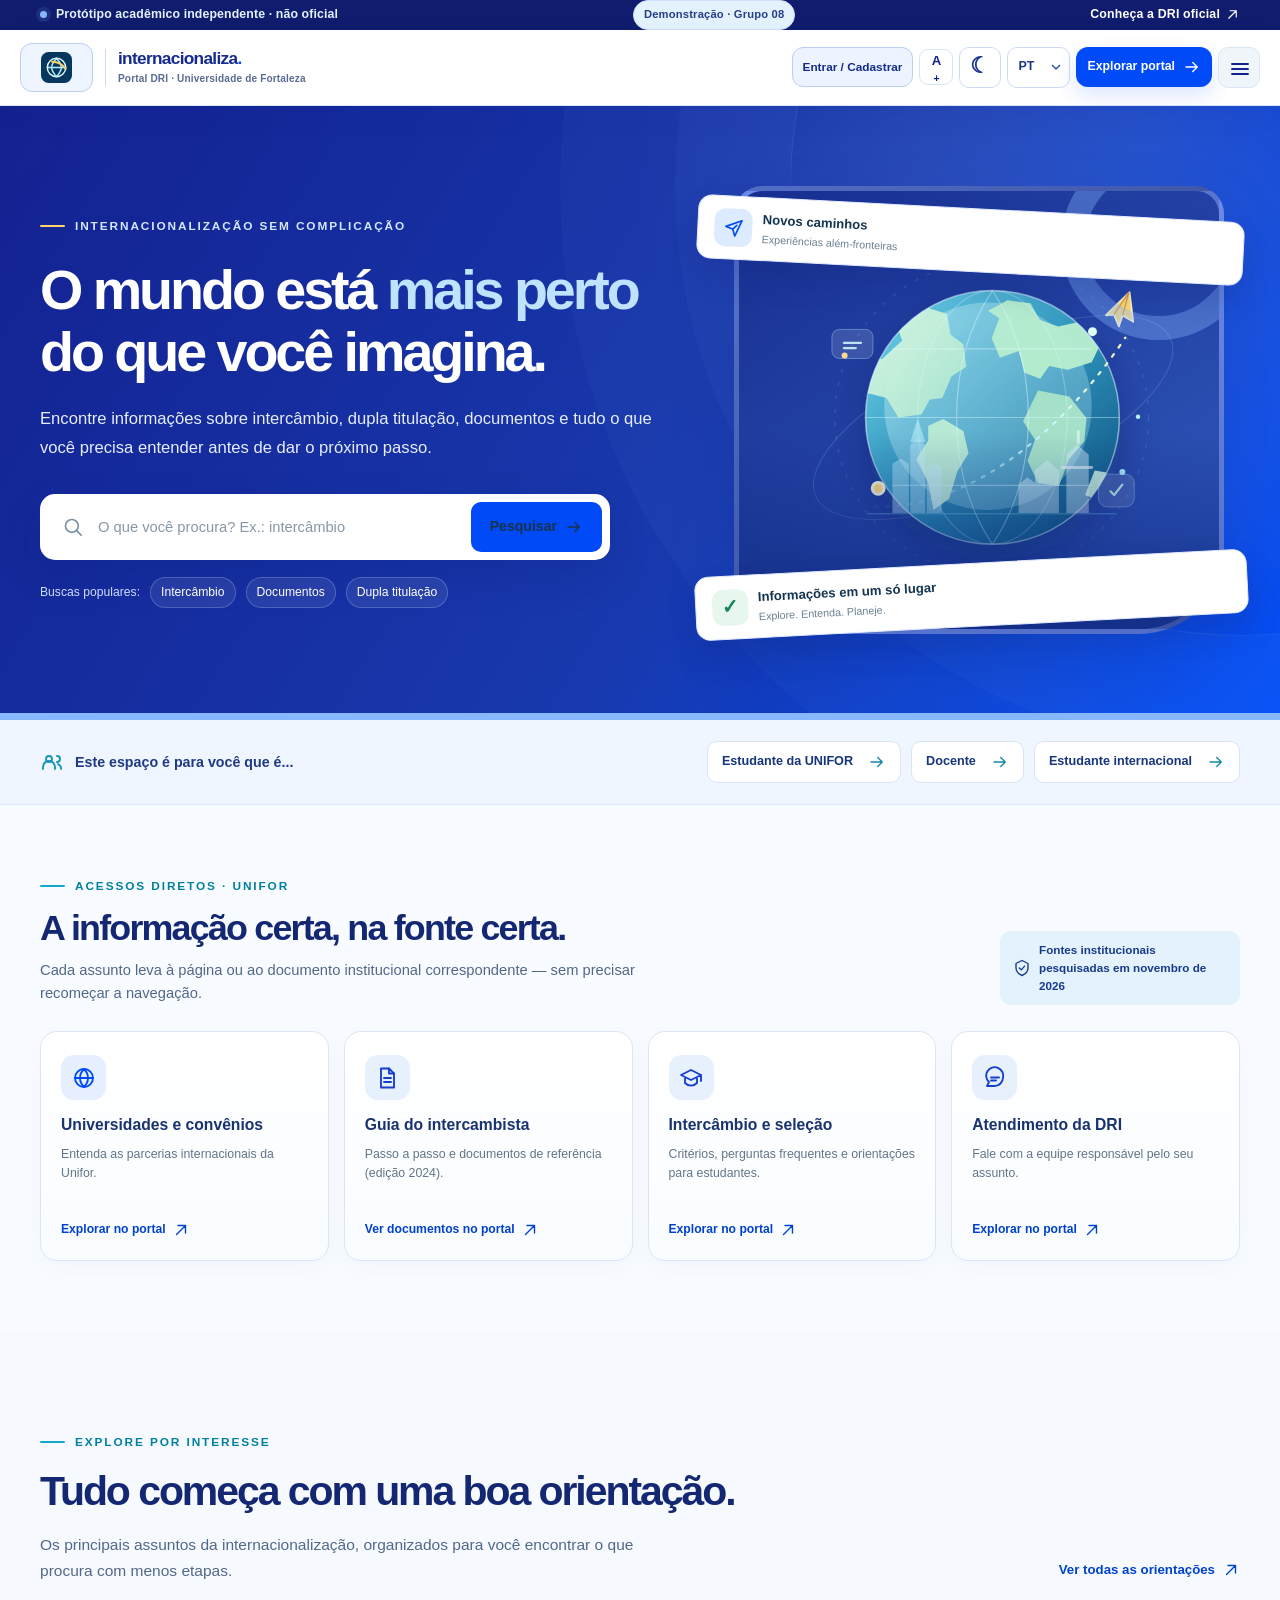
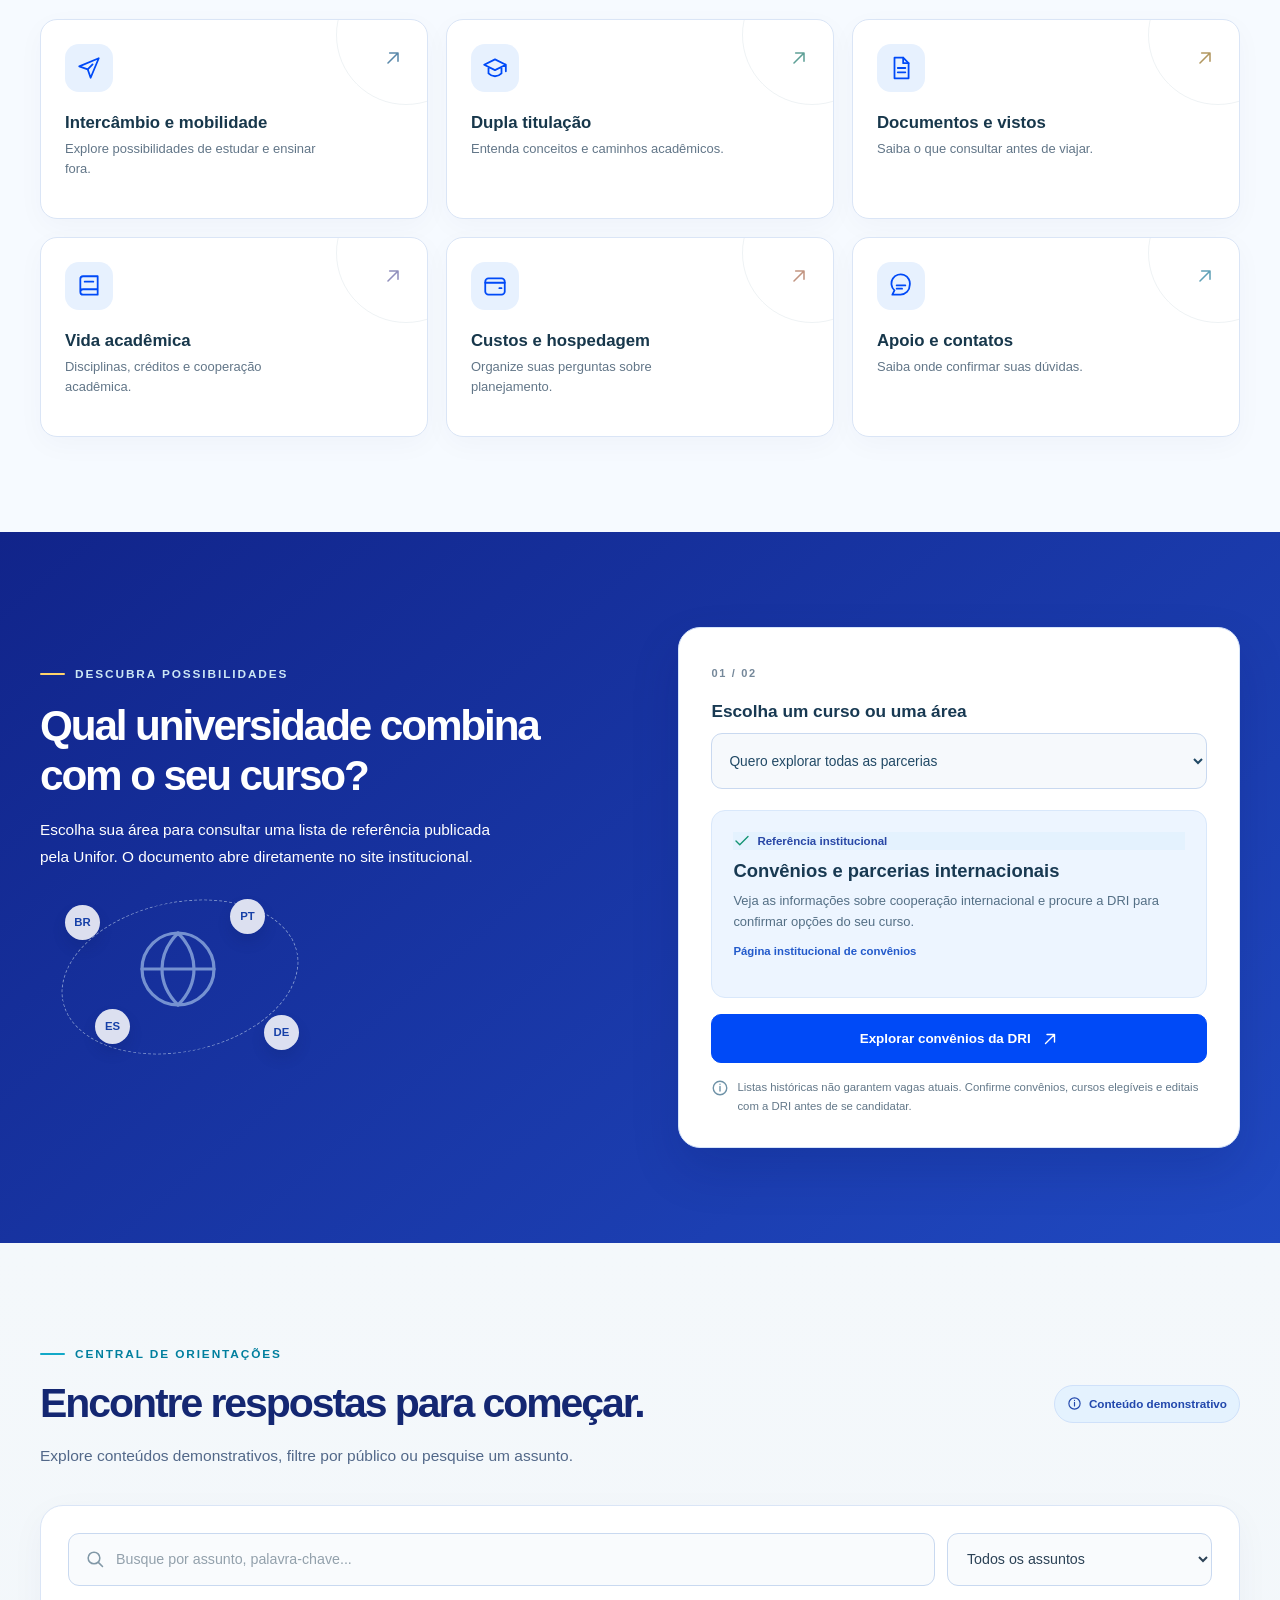
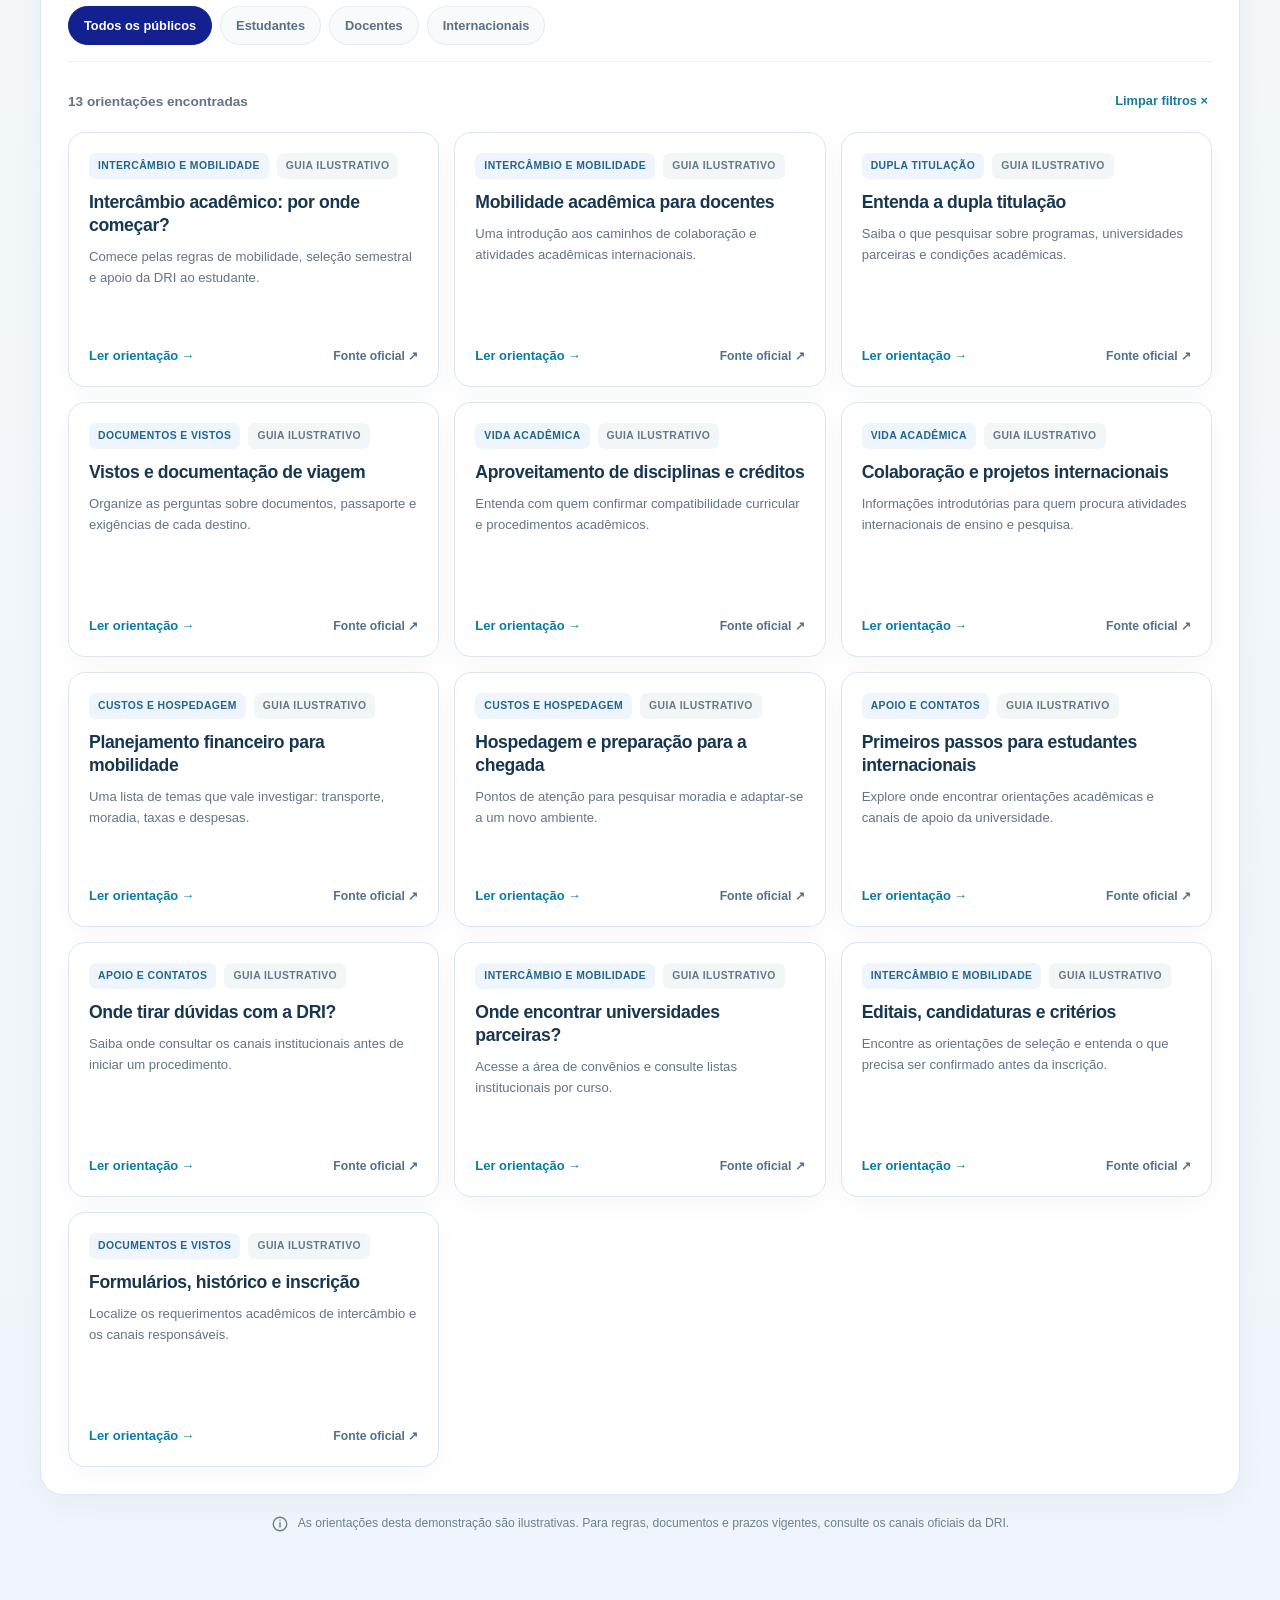
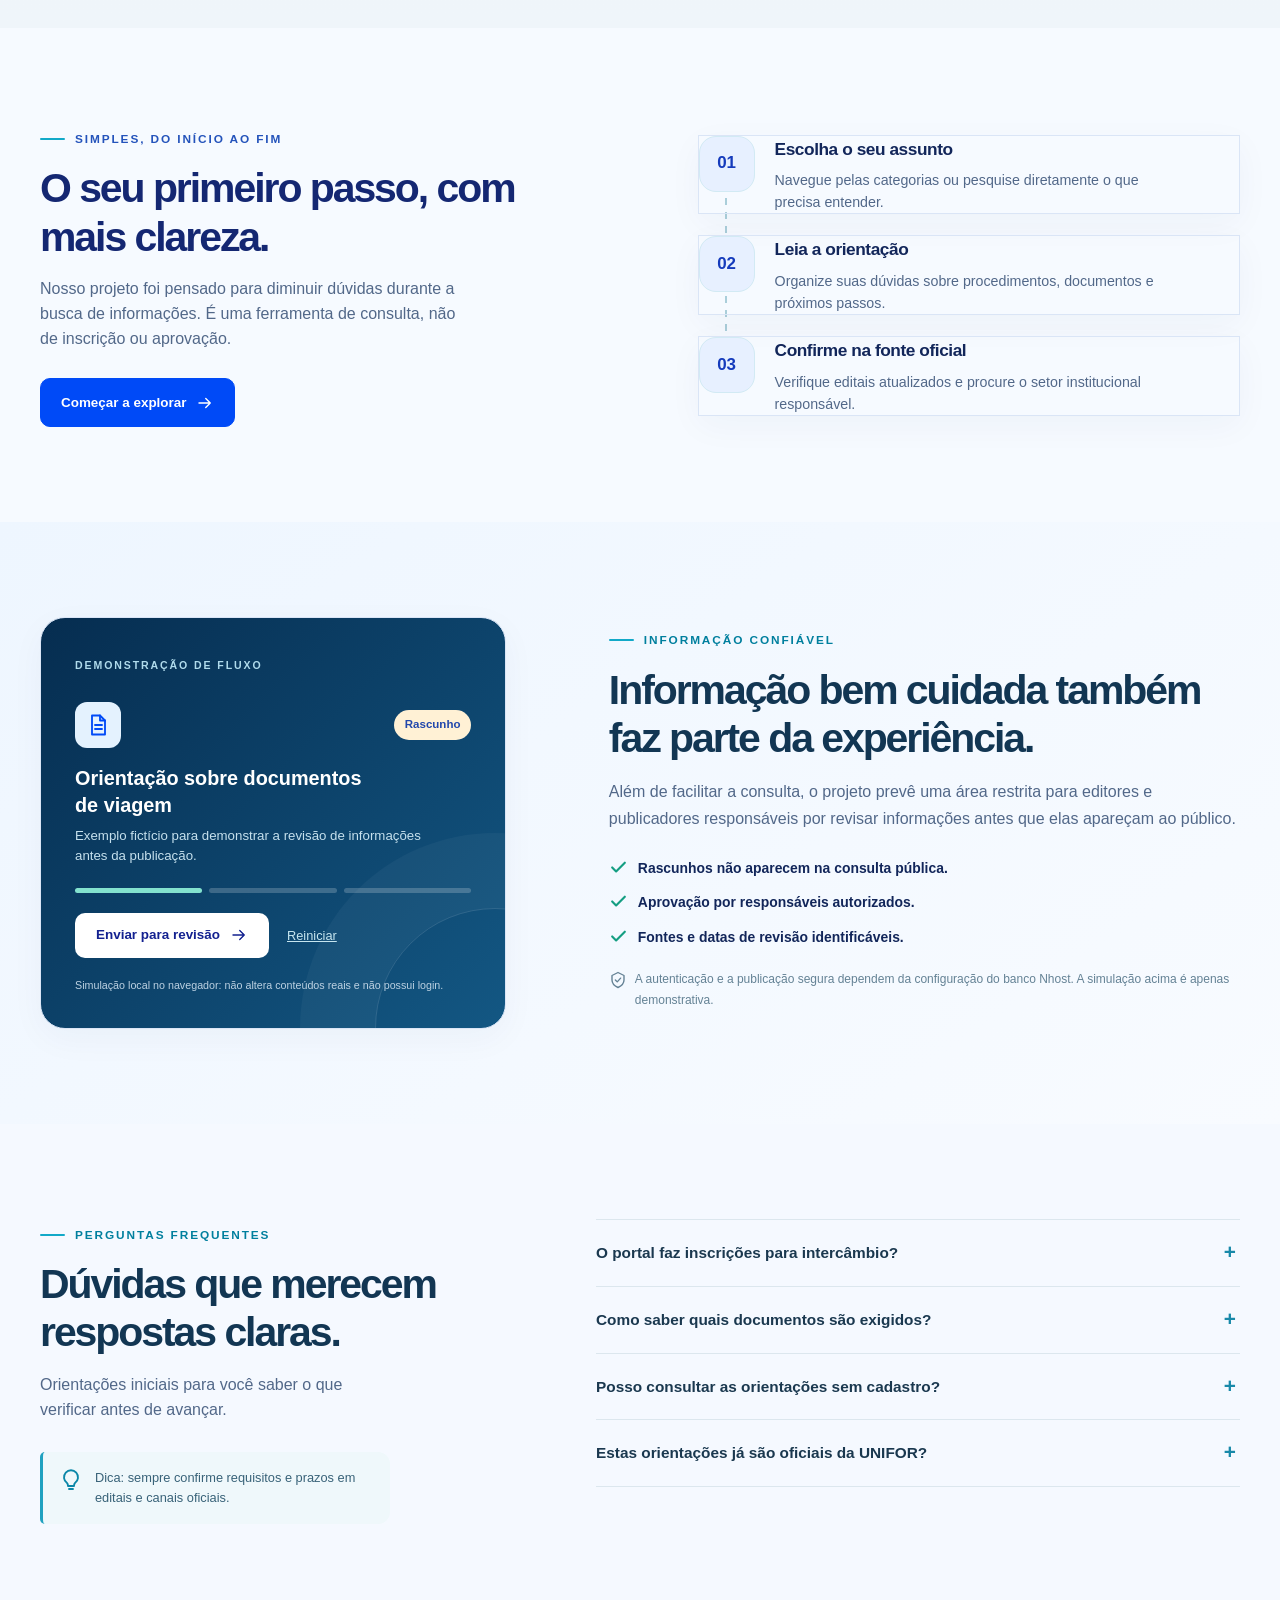
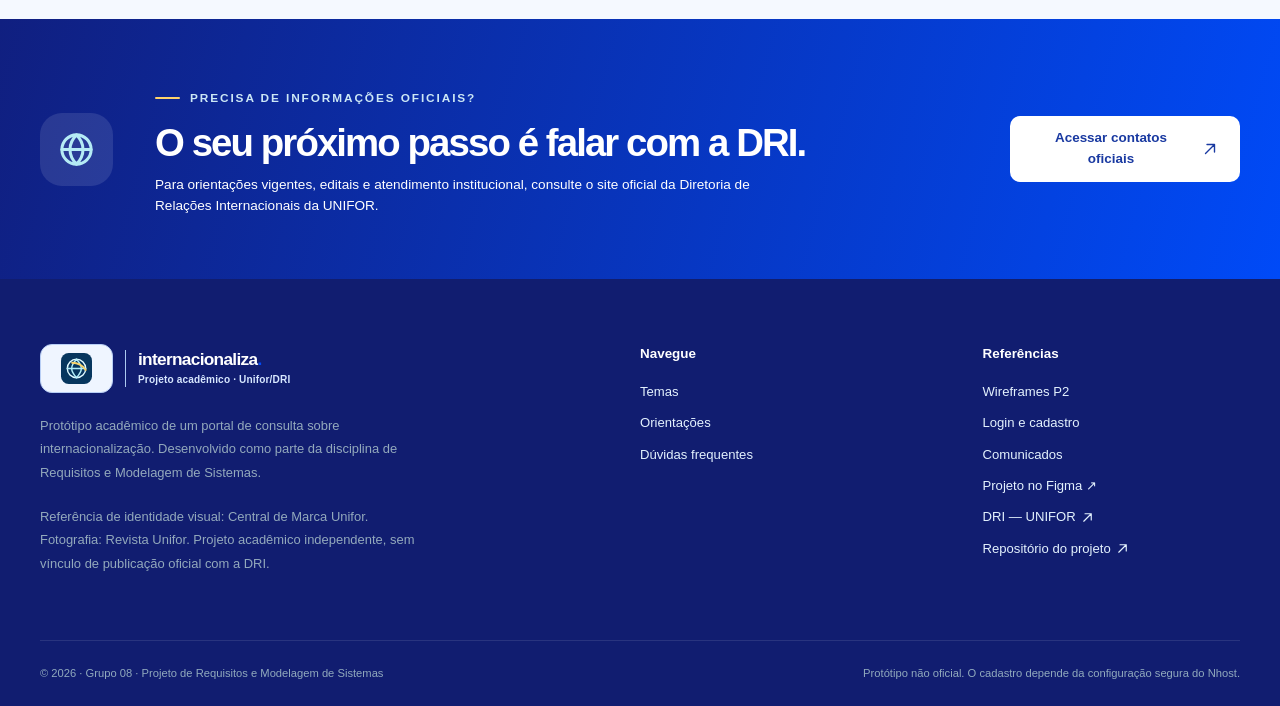
<file: prototipo/index.html>
<!doctype html>
<html lang="pt-BR">
  <head>
    <meta charset="UTF-8" />
    <meta name="viewport" content="width=device-width, initial-scale=1" />
    <meta name="theme-color" content="#132190" />
    <meta name="description" content="Protótipo acadêmico do Portal de Internacionalização da UNIFOR — Grupo 08. Consulte orientações e explore possibilidades de mobilidade acadêmica." />
    <title>Portal de Internacionalização | Protótipo — Grupo 08</title>
    <link rel="icon" href="./assets/icone.svg" type="image/svg+xml" />
    <link rel="stylesheet" href="./style.css" />
    <link rel="stylesheet" href="./experience.css" />
    <link rel="stylesheet" href="./redesign.css" />
    <link rel="stylesheet" href="./institutional.css" />
    <link rel="stylesheet" href="./theme.css" />
    <script src="./portal-settings.js" defer></script>
    <script src="./app.js" defer></script>
    <script src="./experience.js" defer></script>
    <script src="./media-fallback.js" defer></script>
  </head>
  <body>
    <a class="skip-link" href="#conteudo">Pular para o conteúdo</a>

    <svg class="svg-sprite" xmlns="http://www.w3.org/2000/svg" aria-hidden="true" focusable="false">
      <symbol id="icon-search" viewBox="0 0 24 24"><circle cx="10.8" cy="10.8" r="7"/><path d="m16 16 5 5"/></symbol>
      <symbol id="icon-arrow" viewBox="0 0 24 24"><path d="M4 12h15m-6-6 6 6-6 6"/></symbol>
      <symbol id="icon-arrow-up-right" viewBox="0 0 24 24"><path d="M6 18 18 6M8 6h10v10"/></symbol>
      <symbol id="icon-globe" viewBox="0 0 24 24"><circle cx="12" cy="12" r="9"/><path d="M3 12h18M12 3c-3 3-4 6-4 9s1 6 4 9m0-18c3 3 4 6 4 9s-1 6-4 9"/></symbol>
      <symbol id="icon-plane" viewBox="0 0 24 24"><path d="m21 3-7.5 18-2.7-7.8L3 10.5 21 3Z"/><path d="m10.8 13.2 4.5-4.5"/></symbol>
      <symbol id="icon-book" viewBox="0 0 24 24"><path d="M4 5.5A2.5 2.5 0 0 1 6.5 3H20v17H6.5A2.5 2.5 0 0 1 4 17.5Zm0 12A2.5 2.5 0 0 1 6.5 15H20M8 8h8"/></symbol>
      <symbol id="icon-file" viewBox="0 0 24 24"><path d="M6 2.5h8l5 5v14H6V2.5Z"/><path d="M14 2.5v5h5M9 12h7m-7 4h7"/></symbol>
      <symbol id="icon-graduation" viewBox="0 0 24 24"><path d="m2 9 10-5 10 5-10 5L2 9Zm4 3v5c3.5 3.5 8.5 3.5 12 0v-5M22 9v6"/></symbol>
      <symbol id="icon-wallet" viewBox="0 0 24 24"><rect x="3" y="5" width="18" height="15" rx="3"/><path d="M3 9h18M16 14h2"/></symbol>
      <symbol id="icon-message" viewBox="0 0 24 24"><path d="M20 11.5A8.5 8.5 0 0 1 11.5 20H4l2-4A8.5 8.5 0 1 1 20 11.5Z"/><path d="M8 11.5h8m-8 3h5"/></symbol>
      <symbol id="icon-check" viewBox="0 0 24 24"><path d="m4 12 5 5L20 6"/></symbol>
      <symbol id="icon-shield" viewBox="0 0 24 24"><path d="m12 2 8 4v6c0 5-3.5 8-8 10-4.5-2-8-5-8-10V6l8-4Z"/><path d="m8.5 12 2.5 2.5 4.5-5"/></symbol>
      <symbol id="icon-menu" viewBox="0 0 24 24"><path d="M4 7h16M4 12h16M4 17h16"/></symbol>
      <symbol id="icon-close" viewBox="0 0 24 24"><path d="m5 5 14 14M19 5 5 19"/></symbol>
      <symbol id="icon-info" viewBox="0 0 24 24"><circle cx="12" cy="12" r="9"/><path d="M12 10v6m0-9h.01"/></symbol>
      <symbol id="icon-clock" viewBox="0 0 24 24"><circle cx="12" cy="12" r="9"/><path d="M12 7v5l3 2"/></symbol>
      <symbol id="icon-users" viewBox="0 0 24 24"><circle cx="9" cy="9" r="3"/><path d="M3 19v-2a6 6 0 0 1 12 0v2M17 6a3 3 0 0 1 0 6m1 2a5 5 0 0 1 3 5"/></symbol>
      <symbol id="icon-lightbulb" viewBox="0 0 24 24"><path d="M9 18h6m-5 3h4M8 15a7 7 0 1 1 8 0c-.8.7-1 1.3-1 3H9c0-1.7-.2-2.3-1-3Z"/></symbol>
    </svg>

    <div class="top-strip">
      <div class="container top-strip__inner">
        <span class="top-strip__notice"><span class="tiny-dot"></span><span data-i18n="prototypeTop">Protótipo acadêmico independente · não oficial</span></span><span class="institutional-disclaimer">Demonstração · Grupo 08</span>
        <a href="https://unifor.br/dri/inicial" rel="noopener noreferrer" target="_blank"><span data-i18n="officialSite">Conheça a DRI oficial</span><svg class="icon icon--tiny"><use href="#icon-arrow-up-right" /></svg></a>
      </div>
    </div>

    <header class="site-header">
      <div class="container site-header__inner">
        <a class="brand institution-brand" href="#inicio" aria-label="internacionaliza. — Portal acadêmico inspirado na DRI da Universidade de Fortaleza">
          <img class="institution-brand__logo" src="https://commons.wikimedia.org/wiki/Special:FilePath/Unifor%20logo.svg" alt="Marca Unifor" width="73" height="49" loading="eager" />
          <span class="institution-brand__separator" aria-hidden="true"></span>
          <span class="institution-brand__copy"><strong>internacionaliza<span class="brand__dot">.</span></strong><small>Portal DRI · Universidade de Fortaleza</small></span>
        </a>
        <nav class="main-nav" id="menu-principal" aria-label="Navegação principal">
          <a href="#inicio" class="nav-active" data-i18n="navHome">Início</a>
          <a href="#/programas" data-i18n="navPrograms">Programas</a>
          <a href="#/universidades" data-i18n="navUniversities">Universidades</a>
          <a href="#/processo" data-i18n="navProcess">Como funciona</a>
          <a href="#/destinos" data-i18n="navDestinations">Portais estrangeiros</a>
          <a href="#/documentos" data-i18n="navSources">Fontes oficiais</a>
          <a href="#/contatos" data-i18n="navContact">Contatos</a>
          <a href="./conta.html" class="mobile-account-link" data-portal-account>Entrar / Cadastrar</a>
        </nav>
        <div class="header-actions"><a class="account-entry" data-portal-account href="./conta.html" aria-label="Entrar ou criar conta">Entrar / Cadastrar</a>
          <button type="button" class="header-action font-control" id="fontButton" aria-label="Aumentar tamanho do texto" aria-pressed="false" title="Aumentar texto">A<span aria-hidden="true">+</span></button>
          <button type="button" class="header-action theme-control" id="themeButton" data-portal-theme aria-label="Alternar modo de aparência" title="Alternar tema" aria-pressed="false"><span class="theme-glyph" aria-hidden="true">☾</span></button><label class="locale-field"><span class="sr-only">Idioma / Language / Idioma</span><select id="localeButton" data-portal-language aria-label="Idioma do portal"><option value="pt">PT</option><option value="en">EN</option><option value="es">ES</option></select></label>
          <a class="header-cta" href="#/processo"><span data-i18n="navExplore">Explorar portal</span><svg class="icon icon--small"><use href="#icon-arrow" /></svg></a>
          <button type="button" class="mobile-menu-toggle" id="menuButton" aria-expanded="false" aria-controls="menu-principal" aria-label="Abrir menu"><svg class="icon"><use href="#icon-menu" /></svg></button>
        </div>
      </div>
    </header>

    <main id="conteudo">
      <div id="portalApp" class="portal-workspace" hidden></div>
      <section class="hero" id="inicio" aria-labelledby="hero-title">
        <div class="hero__ambient hero__ambient--one"></div>
        <div class="hero__ambient hero__ambient--two"></div>
        <div class="container hero__grid">
          <div class="hero__content">
            <div class="eyebrow eyebrow--light"><span class="eyebrow__line"></span><span data-i18n="heroEyebrow">INTERNACIONALIZAÇÃO SEM COMPLICAÇÃO</span></div>
            <h1 id="hero-title"><span data-i18n="heroTitle1">O mundo está</span> <span class="hero__highlight" data-i18n="heroTitle2">mais perto</span><span class="hero__title-last" data-i18n="heroTitle3">do que você imagina.</span></h1>
            <p class="hero__lead" data-i18n="heroLead">Encontre informações sobre intercâmbio, dupla titulação, documentos e tudo o que você precisa entender antes de dar o próximo passo.</p>
            <form class="hero-search" id="heroSearchForm" role="search">
              <svg class="icon"><use href="#icon-search" /></svg>
              <label class="sr-only" for="heroSearchInput" data-i18n="searchLabel">Pesquisar orientações</label>
              <input type="search" id="heroSearchInput" autocomplete="off" placeholder="O que você procura? Ex.: intercâmbio" data-i18n-placeholder="heroPlaceholder" />
              <button type="submit" data-i18n="heroSearch">Pesquisar <svg class="icon icon--small"><use href="#icon-arrow" /></svg></button>
            </form>
            <div class="hero__suggestions"><span data-i18n="popularSearches">Buscas populares:</span><button type="button" data-search="intercâmbio" data-search-en="exchange" data-i18n="suggestExchange">Intercâmbio</button><button type="button" data-search="documentos" data-search-en="documents" data-i18n="suggestDocs">Documentos</button><button type="button" data-search="dupla titulação" data-search-en="dual degree" data-i18n="suggestDegree">Dupla titulação</button></div>
          </div>
          <div class="hero__visual" aria-hidden="true">
            <div class="hero__image-halo"></div>
            <div class="hero__photo-frame"><img class="hero__photo" src="https://www.unifor.br/documents/20143/573160/Capa%2BRevista%2B800.jpg/62277e26-7261-8447-0937-10871294c98f?t=1705002547956" alt="Imagem de referência institucional utilizada no protótipo acadêmico" loading="eager" decoding="async" referrerpolicy="no-referrer" /><span class="hero__photo-credit">Imagem de referência · Unifor</span></div>
            <div class="hero__floating hero__floating--top"><span class="floating-icon"><svg class="icon"><use href="#icon-plane" /></svg></span><span><strong>Novos caminhos</strong><small>Experiências além-fronteiras</small></span></div>
            <div class="hero__floating hero__floating--bottom"><span class="floating-signal"></span><span><strong>Informações em um só lugar</strong><small>Explore. Entenda. Planeje.</small></span></div>
          </div>
        </div>
        <div class="hero__bottom-line"></div>
      </section>

      <section class="audience-band" aria-label="Navegação por público">
        <div class="container audience-band__inner">
          <div class="audience-band__label"><svg class="icon"><use href="#icon-users" /></svg><span data-i18n="audienceLabel">Este espaço é para você que é...</span></div>
          <div class="audience-band__links">
            <button type="button" data-audience-jump="estudante"><span data-i18n="audienceStudent">Estudante da UNIFOR</span><svg class="icon icon--small"><use href="#icon-arrow" /></svg></button>
            <button type="button" data-audience-jump="docente"><span data-i18n="audienceTeacher">Docente</span><svg class="icon icon--small"><use href="#icon-arrow" /></svg></button>
            <button type="button" data-audience-jump="internacional"><span data-i18n="audienceInternational">Estudante internacional</span><svg class="icon icon--small"><use href="#icon-arrow" /></svg></button>
          </div>
        </div>
      </section>

      <section class="official-hub" id="fontes-oficiais" aria-labelledby="official-hub-title">
        <div class="container">
          <div class="official-hub__heading">
            <div><div class="eyebrow"><span class="eyebrow__line"></span><span data-i18n="hubEyebrow">ACESSOS DIRETOS · UNIFOR</span></div><h2 id="official-hub-title" data-i18n="hubTitle">A informação certa, na fonte certa.</h2><p data-i18n="hubDescription">Cada assunto leva à página ou ao documento institucional correspondente — sem precisar recomeçar a navegação.</p></div>
            <span class="official-hub__verified"><svg class="icon icon--small"><use href="#icon-shield" /></svg><span data-i18n="hubNotice">Fontes institucionais pesquisadas em novembro de 2026</span></span>
          </div>
          <div class="official-hub__grid">
            <a class="official-tile" href="#/universidades"><span class="official-tile__icon official-tile__icon--blue"><svg class="icon"><use href="#icon-globe" /></svg></span><strong data-i18n="hubUniversities">Universidades e convênios</strong><small data-i18n="hubUniversitiesDesc">Entenda as parcerias internacionais da Unifor.</small><span class="official-tile__link"><span data-i18n="hubGo">Abrir na Unifor</span><svg class="icon icon--small"><use href="#icon-arrow-up-right" /></svg></span></a>
            <a class="official-tile" href="#/documentos"><span class="official-tile__icon official-tile__icon--amber"><svg class="icon"><use href="#icon-file" /></svg></span><strong data-i18n="hubDocs">Guia do intercambista</strong><small data-i18n="hubDocsDesc">Passo a passo e documentos de referência (edição 2024).</small><span class="official-tile__link"><span data-i18n="hubRead">Consultar documento</span><svg class="icon icon--small"><use href="#icon-arrow-up-right" /></svg></span></a>
            <a class="official-tile" href="#/programas/intercambio"><span class="official-tile__icon official-tile__icon--mint"><svg class="icon"><use href="#icon-graduation" /></svg></span><strong data-i18n="hubApplications">Intercâmbio e seleção</strong><small data-i18n="hubApplicationsDesc">Critérios, perguntas frequentes e orientações para estudantes.</small><span class="official-tile__link"><span data-i18n="hubGo">Abrir na Unifor</span><svg class="icon icon--small"><use href="#icon-arrow-up-right" /></svg></span></a>
            <a class="official-tile" href="#/contatos"><span class="official-tile__icon official-tile__icon--purple"><svg class="icon"><use href="#icon-message" /></svg></span><strong data-i18n="hubContacts">Atendimento da DRI</strong><small data-i18n="hubContactsDesc">Fale com a equipe responsável pelo seu assunto.</small><span class="official-tile__link"><span data-i18n="hubGo">Abrir na Unifor</span><svg class="icon icon--small"><use href="#icon-arrow-up-right" /></svg></span></a>
          </div>
        </div>
      </section>

      <section class="section section--topics" id="categorias" aria-labelledby="topics-title">
        <div class="container">
          <div class="section-heading">
            <div><div class="eyebrow"><span class="eyebrow__line"></span><span data-i18n="topicsEyebrow">EXPLORE POR INTERESSE</span></div><h2 id="topics-title" data-i18n="topicsTitle">Tudo começa com uma boa orientação.</h2><p data-i18n="topicsDescription">Os principais assuntos da internacionalização, organizados para você encontrar o que procura com menos etapas.</p></div>
            <a class="text-link" href="#/orientacoes"><span data-i18n="topicsAll">Ver todas as orientações</span><svg class="icon icon--small"><use href="#icon-arrow-up-right" /></svg></a>
          </div>
          <div class="topics-grid" id="topicsGrid">
            <button type="button" class="topic-card topic-card--blue" data-topic-jump="mobilidade"><span class="topic-card__icon"><svg class="icon"><use href="#icon-plane" /></svg></span><span class="topic-card__body"><strong data-i18n="topicMobility">Intercâmbio e mobilidade</strong><small data-i18n="topicMobilityDesc">Explore possibilidades de estudar e ensinar fora.</small></span><span class="topic-card__arrow"><svg class="icon"><use href="#icon-arrow-up-right" /></svg></span></button>
            <button type="button" class="topic-card topic-card--mint" data-topic-jump="titulacao"><span class="topic-card__icon"><svg class="icon"><use href="#icon-graduation" /></svg></span><span class="topic-card__body"><strong data-i18n="topicDegree">Dupla titulação</strong><small data-i18n="topicDegreeDesc">Entenda conceitos e caminhos acadêmicos.</small></span><span class="topic-card__arrow"><svg class="icon"><use href="#icon-arrow-up-right" /></svg></span></button>
            <button type="button" class="topic-card topic-card--gold" data-topic-jump="documentos"><span class="topic-card__icon"><svg class="icon"><use href="#icon-file" /></svg></span><span class="topic-card__body"><strong data-i18n="topicDocuments">Documentos e vistos</strong><small data-i18n="topicDocumentsDesc">Saiba o que consultar antes de viajar.</small></span><span class="topic-card__arrow"><svg class="icon"><use href="#icon-arrow-up-right" /></svg></span></button>
            <button type="button" class="topic-card topic-card--lavender" data-topic-jump="academico"><span class="topic-card__icon"><svg class="icon"><use href="#icon-book" /></svg></span><span class="topic-card__body"><strong data-i18n="topicAcademic">Vida acadêmica</strong><small data-i18n="topicAcademicDesc">Disciplinas, créditos e cooperação acadêmica.</small></span><span class="topic-card__arrow"><svg class="icon"><use href="#icon-arrow-up-right" /></svg></span></button>
            <button type="button" class="topic-card topic-card--coral" data-topic-jump="planejamento"><span class="topic-card__icon"><svg class="icon"><use href="#icon-wallet" /></svg></span><span class="topic-card__body"><strong data-i18n="topicPlanning">Custos e hospedagem</strong><small data-i18n="topicPlanningDesc">Organize suas perguntas sobre planejamento.</small></span><span class="topic-card__arrow"><svg class="icon"><use href="#icon-arrow-up-right" /></svg></span></button>
            <button type="button" class="topic-card topic-card--sky" data-topic-jump="apoio"><span class="topic-card__icon"><svg class="icon"><use href="#icon-message" /></svg></span><span class="topic-card__body"><strong data-i18n="topicSupport">Apoio e contatos</strong><small data-i18n="topicSupportDesc">Saiba onde confirmar suas dúvidas.</small></span><span class="topic-card__arrow"><svg class="icon"><use href="#icon-arrow-up-right" /></svg></span></button>
          </div>
        </div>
      </section>

      <section class="section section--universities" id="universidades" aria-labelledby="universities-title">
        <div class="container universities-layout">
          <div class="universities-intro">
            <div class="eyebrow eyebrow--light"><span class="eyebrow__line"></span><span data-i18n="uniEyebrow">DESCUBRA POSSIBILIDADES</span></div>
            <h2 id="universities-title" data-i18n="uniTitle">Qual universidade combina com o seu curso?</h2>
            <p data-i18n="uniDescription">Escolha sua área para consultar uma lista de referência publicada pela Unifor. O documento abre diretamente no site institucional.</p>
            <div class="university-orbit" aria-hidden="true"><span>BR</span><span>PT</span><span>ES</span><span>DE</span><svg class="icon"><use href="#icon-globe" /></svg></div>
          </div>
          <div class="university-finder">
            <span class="university-finder__number">01 / 02</span>
            <label for="courseSelect" data-i18n="uniLabel">Escolha um curso ou uma área</label>
            <select id="courseSelect"><option value="all" data-i18n="uniAll">Quero explorar todas as parcerias</option><option value="ads">Análise e Desenvolvimento de Sistemas</option><option value="computacao" data-i18n="uniComputer">Engenharia da Computação</option><option value="enfermagem" data-i18n="uniNursing">Enfermagem</option><option value="direito" data-i18n="uniLaw">Direito</option><option value="pos" data-i18n="uniPostgraduate">Pós-Graduação</option></select>
            <div class="university-finder__result" aria-live="polite"><div class="university-finder__badge"><svg class="icon icon--small"><use href="#icon-check" /></svg><span data-i18n="uniReference">Referência institucional</span></div><h3 id="courseResultTitle"></h3><p id="courseResultDescription"></p><span class="university-finder__date" id="courseResultDate"></span></div>
            <a id="courseResultLink" class="btn btn--gold" href="https://unifor.br/dri/convenios" rel="noopener noreferrer" target="_blank"><span id="courseResultAction"></span><svg class="icon icon--small"><use href="#icon-arrow-up-right" /></svg></a>
            <p class="university-finder__warning"><svg class="icon icon--small"><use href="#icon-info" /></svg><span data-i18n="uniWarning">Listas históricas não garantem vagas atuais. Confirme convênios, cursos elegíveis e editais com a DRI antes de se candidatar.</span></p>
          </div>
        </div>
      </section>

      <section class="section section--explore" id="explorar" aria-labelledby="explore-title">
        <div class="container">
          <div class="section-heading section-heading--compact"><div><div class="eyebrow"><span class="eyebrow__line"></span><span data-i18n="exploreEyebrow">CENTRAL DE ORIENTAÇÕES</span></div><h2 id="explore-title" data-i18n="exploreTitle">Encontre respostas para começar.</h2><p data-i18n="exploreDescription">Explore conteúdos demonstrativos, filtre por público ou pesquise um assunto.</p></div><span class="demo-pill"><svg class="icon icon--tiny"><use href="#icon-info" /></svg><span data-i18n="demoBadge">Conteúdo demonstrativo</span></span></div>
          <div class="explore-panel">
            <div class="filter-bar">
              <label class="filter-search"><svg class="icon"><use href="#icon-search" /></svg><span class="sr-only" data-i18n="searchGuides">Pesquisar nas orientações</span><input id="guideSearch" type="search" placeholder="Busque por assunto, palavra-chave..." data-i18n-placeholder="guidePlaceholder" /></label>
              <label class="filter-select"><span class="sr-only" data-i18n="filterByTopic">Filtrar por assunto</span><select id="topicFilter"><option value="all" data-i18n="filterAllTopics">Todos os assuntos</option><option value="mobilidade" data-i18n="topicMobility">Intercâmbio e mobilidade</option><option value="titulacao" data-i18n="topicDegree">Dupla titulação</option><option value="documentos" data-i18n="topicDocuments">Documentos e vistos</option><option value="academico" data-i18n="topicAcademic">Vida acadêmica</option><option value="planejamento" data-i18n="topicPlanning">Custos e hospedagem</option><option value="apoio" data-i18n="topicSupport">Apoio e contatos</option></select></label>
            </div>
            <div class="audience-filters" role="group" aria-label="Filtrar por público"><button type="button" class="filter-chip is-active" data-audience-filter="todos" aria-pressed="true" data-i18n="filterEveryone">Todos os públicos</button><button type="button" class="filter-chip" data-audience-filter="estudante" aria-pressed="false" data-i18n="filterStudents">Estudantes</button><button type="button" class="filter-chip" data-audience-filter="docente" aria-pressed="false" data-i18n="filterTeachers">Docentes</button><button type="button" class="filter-chip" data-audience-filter="internacional" aria-pressed="false" data-i18n="filterInternationals">Internacionais</button></div>
            <div class="results-toolbar"><p id="resultsCount" role="status" aria-live="polite"></p><button id="clearFilters" type="button" class="clear-filters" data-i18n="clearFilters">Limpar filtros ×</button></div>
            <div class="guides-grid" id="guidesGrid"></div>
            <div id="emptyState" class="empty-state" hidden><span class="empty-state__icon"><svg class="icon"><use href="#icon-search" /></svg></span><h3 data-i18n="emptyTitle">Nenhuma orientação encontrada.</h3><p data-i18n="emptyDescription">Tente outra palavra-chave ou remova algum filtro.</p><button id="clearEmpty" type="button" class="btn btn--outline" data-i18n="emptyReset">Mostrar todas as orientações</button></div>
          </div>
          <p class="section-disclaimer"><svg class="icon icon--small"><use href="#icon-info" /></svg><span data-i18n="contentDisclaimer">As orientações desta demonstração são ilustrativas. Para regras, documentos e prazos vigentes, consulte os canais oficiais da DRI.</span></p>
        </div>
      </section>

      <section class="section section--journey" id="como-funciona" aria-labelledby="journey-title">
        <div class="container journey-layout"><div class="journey-intro"><div class="eyebrow"><span class="eyebrow__line"></span><span data-i18n="howEyebrow">SIMPLES, DO INÍCIO AO FIM</span></div><h2 id="journey-title" data-i18n="howTitle">O seu primeiro passo, com mais clareza.</h2><p data-i18n="howDescription">Nosso projeto foi pensado para diminuir dúvidas durante a busca de informações. É uma ferramenta de consulta, não de inscrição ou aprovação.</p><a href="#/orientacoes" class="btn btn--navy"><span data-i18n="howCta">Começar a explorar</span><svg class="icon icon--small"><use href="#icon-arrow" /></svg></a></div><div class="journey-steps"><div class="journey-step"><span>01</span><div><h3 data-i18n="step1Title">Escolha o seu assunto</h3><p data-i18n="step1Description">Navegue pelas categorias ou pesquise diretamente o que precisa entender.</p></div></div><div class="journey-step"><span>02</span><div><h3 data-i18n="step2Title">Leia a orientação</h3><p data-i18n="step2Description">Organize suas dúvidas sobre procedimentos, documentos e próximos passos.</p></div></div><div class="journey-step"><span>03</span><div><h3 data-i18n="step3Title">Confirme na fonte oficial</h3><p data-i18n="step3Description">Verifique editais atualizados e procure o setor institucional responsável.</p></div></div></div></div>
      </section>

      <section class="section section--editorial" id="gestao" aria-labelledby="editorial-title">
        <div class="container editorial-layout"><div class="editorial-card"><span class="editorial-card__eyebrow" data-i18n="editorialCardEyebrow">DEMONSTRAÇÃO DE FLUXO</span><div class="editorial-card__header"><span class="editorial-card__icon"><svg class="icon"><use href="#icon-file" /></svg></span><span class="editorial-card__status" id="editorStatus" aria-live="polite">Rascunho</span></div><h3 data-i18n="editorialSample">Orientação sobre documentos de viagem</h3><p data-i18n="editorialSampleDescription">Exemplo fictício para demonstrar a revisão de informações antes da publicação.</p><div class="editorial-progress" aria-hidden="true"><span class="is-complete" id="stage1"></span><span id="stage2"></span><span id="stage3"></span></div><div class="editorial-card__actions"><button type="button" id="advanceStage" class="btn btn--white" data-i18n="editorialAdvance">Enviar para revisão <svg class="icon icon--small"><use href="#icon-arrow" /></svg></button><button type="button" class="link-button" id="resetStage" data-i18n="editorialReset">Reiniciar</button></div><small data-i18n="editorialWarning">Simulação local no navegador: não altera conteúdos reais e não possui login.</small></div><div class="editorial-copy"><div class="eyebrow"><span class="eyebrow__line"></span><span data-i18n="editorialEyebrow">INFORMAÇÃO CONFIÁVEL</span></div><h2 id="editorial-title" data-i18n="editorialTitle">Informação bem cuidada também faz parte da experiência.</h2><p data-i18n="editorialDescription">Além de facilitar a consulta, o projeto prevê uma área restrita para editores e publicadores responsáveis por revisar informações antes que elas apareçam ao público.</p><ul class="check-list"><li><svg class="icon"><use href="#icon-check" /></svg><span data-i18n="editorialPoint1">Rascunhos não aparecem na consulta pública.</span></li><li><svg class="icon"><use href="#icon-check" /></svg><span data-i18n="editorialPoint2">Aprovação por responsáveis autorizados.</span></li><li><svg class="icon"><use href="#icon-check" /></svg><span data-i18n="editorialPoint3">Fontes e datas de revisão identificáveis.</span></li></ul><p class="small-note"><svg class="icon icon--small"><use href="#icon-shield" /></svg><span data-i18n="editorialLimit">Autenticação real e publicação segura dependem de um backend, fora do escopo deste protótipo estático.</span></p></div></div>
      </section>

      <section class="section section--faq" id="duvidas" aria-labelledby="faq-title"><div class="container faq-layout"><div><div class="eyebrow"><span class="eyebrow__line"></span><span data-i18n="faqEyebrow">PERGUNTAS FREQUENTES</span></div><h2 id="faq-title" data-i18n="faqTitle">Dúvidas que merecem respostas claras.</h2><p data-i18n="faqDescription">Orientações iniciais para você saber o que verificar antes de avançar.</p><div class="faq-accent"><svg class="icon"><use href="#icon-lightbulb" /></svg><span data-i18n="faqTip">Dica: sempre confirme requisitos e prazos em editais e canais oficiais.</span></div></div><div class="faq-list"><details><summary data-i18n="faqQ1">O portal faz inscrições para intercâmbio?</summary><p data-i18n="faqA1">Não. Este protótipo organiza informações para consulta. Inscrições e seleções seguem procedimentos e canais oficiais informados pela universidade.</p></details><details><summary data-i18n="faqQ2">Como saber quais documentos são exigidos?</summary><p data-i18n="faqA2">A documentação depende da modalidade, do destino e das regras vigentes. Use este portal para localizar o assunto e confira o edital ou setor responsável antes de tomar decisões.</p></details><details><summary data-i18n="faqQ3">Posso consultar as orientações sem cadastro?</summary><p data-i18n="faqA3">Sim, na proposta a consulta pública não exige conta. A autenticação é prevista apenas para quem administra e publica conteúdos.</p></details><details><summary data-i18n="faqQ4">Estas orientações já são oficiais da UNIFOR?</summary><p data-i18n="faqA4">Não. Trata-se de uma demonstração acadêmica do Grupo 08. O portal não representa um sistema institucional implantado, e os conteúdos de exemplo não substituem fontes oficiais.</p></details></div></div></section>

      <section class="contact-section" id="contatos" aria-labelledby="contact-title"><div class="container contact-section__inner"><div class="contact-section__orb" aria-hidden="true"><svg class="icon"><use href="#icon-globe" /></svg></div><div><div class="eyebrow eyebrow--light"><span class="eyebrow__line"></span><span data-i18n="contactEyebrow">PRECISA DE INFORMAÇÕES OFICIAIS?</span></div><h2 id="contact-title" data-i18n="contactTitle">O seu próximo passo é falar com a DRI.</h2><p data-i18n="contactDescription">Para orientações vigentes, editais e atendimento institucional, consulte o site oficial da Diretoria de Relações Internacionais da UNIFOR.</p></div><a class="btn btn--white contact-section__button" href="https://unifor.br/dri/contatos" target="_blank" rel="noopener noreferrer"><span data-i18n="contactButton">Acessar contatos oficiais</span><svg class="icon icon--small"><use href="#icon-arrow-up-right" /></svg></a></div></section>
    </main>

    <footer class="site-footer"><div class="container footer-main"><div class="footer-brand"><a class="brand brand--footer institution-brand" href="#inicio" aria-label="internacionaliza. — Início"><img class="institution-brand__logo" src="https://commons.wikimedia.org/wiki/Special:FilePath/Unifor%20logo.svg" alt="Marca Unifor" width="73" height="49" loading="lazy" /><span class="institution-brand__separator" aria-hidden="true"></span><span class="institution-brand__copy"><strong>internacionaliza<span class="brand__dot">.</span></strong><small>Projeto acadêmico · Unifor/DRI</small></span></a><p data-i18n="footerDescription">Protótipo acadêmico de um portal de consulta sobre internacionalização. Desenvolvido como parte da disciplina de Requisitos e Modelagem de Sistemas.</p><p class="institutional-credits">Referência de identidade visual: <a href="https://unifor.br/central-de-marca" target="_blank" rel="noopener noreferrer">Central de Marca Unifor</a>. Fotografia: <a href="https://unifor.br/-/revista-unifor-internacionalizacao-vai-alem-do-intercambio" target="_blank" rel="noopener noreferrer">Revista Unifor</a>. Projeto acadêmico independente, sem vínculo de publicação oficial com a DRI.</p></div><div class="footer-links"><strong data-i18n="footerNavigate">Navegue</strong><a href="#categorias" data-i18n="navTopics">Temas</a><a href="#/orientacoes" data-i18n="navGuides">Orientações</a><a href="#duvidas" data-i18n="footerFaq">Dúvidas frequentes</a></div><div class="footer-links"><strong data-i18n="footerReferences">Referências</strong><a href="./wireframes/">Wireframes P2</a><a href="./conta.html">Login e cadastro</a><a href="./publicacoes.html">Comunicados</a><a href="https://www.figma.com/design/wINNQ9DbvhYKjjxyRV2lYc" target="_blank" rel="noopener noreferrer">Projeto no Figma ↗</a><a href="https://unifor.br/dri/inicial" target="_blank" rel="noopener noreferrer">DRI — UNIFOR <svg class="icon icon--tiny"><use href="#icon-arrow-up-right" /></svg></a><a href="https://github.com/Ruan-levi/-requisitos-20262--grupo08" target="_blank" rel="noopener noreferrer"><span data-i18n="footerRepository">Repositório do projeto</span><svg class="icon icon--tiny"><use href="#icon-arrow-up-right" /></svg></a></div></div><div class="container footer-bottom"><span>© 2026 · Grupo 08 · <span data-i18n="footerSchool">Projeto de Requisitos e Modelagem de Sistemas</span></span><span class="footer-disclaimer" data-i18n="footerDisclaimer">Projeto acadêmico independente, não oficial. Área de contas condicionada ao Nhost.</span></div></footer>

    <dialog id="guideDialog" class="guide-dialog" aria-labelledby="dialogTitle"><div class="guide-dialog__body"><button class="dialog-close" id="closeDialog" type="button" aria-label="Fechar orientação"><svg class="icon"><use href="#icon-close" /></svg></button><span class="dialog-kicker" id="dialogCategory"></span><h2 id="dialogTitle"></h2><p id="dialogDescription" class="dialog-intro"></p><h3 id="dialogStepsTitle" data-i18n="dialogStepsTitle">Por onde começar</h3><ol id="dialogSteps"></ol><div class="dialog-source"><span data-i18n="dialogSourceHeading">FONTE ESPECÍFICA</span><strong id="dialogSourceName"></strong><small id="dialogReviewed"></small></div><p class="dialog-notice"><svg class="icon icon--small"><use href="#icon-info" /></svg><span data-i18n="dialogNotice">Orientação ilustrativa. Confirme procedimentos e prazos nas fontes oficiais.</span></p><a href="https://unifor.br/dri/inicial" class="btn btn--navy" id="dialogOfficialLink" target="_blank" rel="noopener noreferrer"><span data-i18n="dialogOfficial">Consultar DRI oficial</span><svg class="icon icon--small"><use href="#icon-arrow-up-right" /></svg></a></div></dialog>
  </body>
</html>
</file>
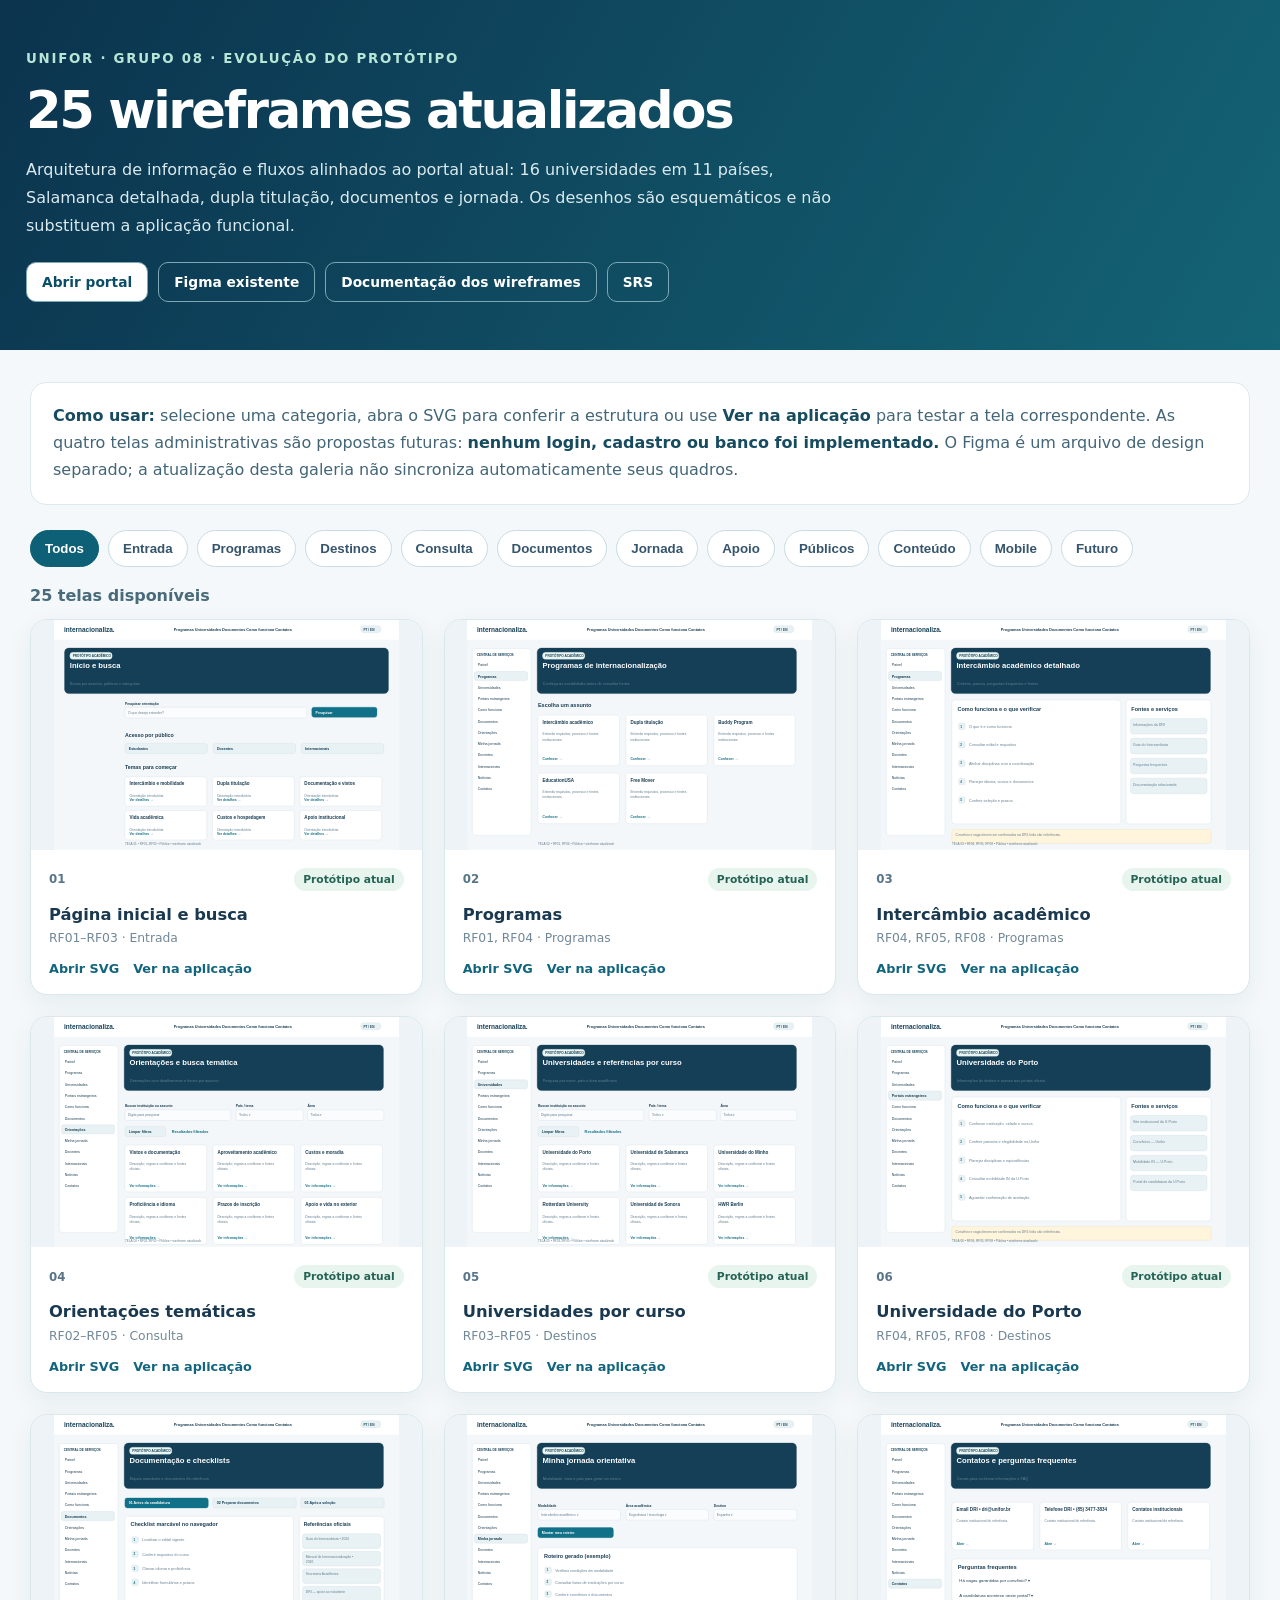
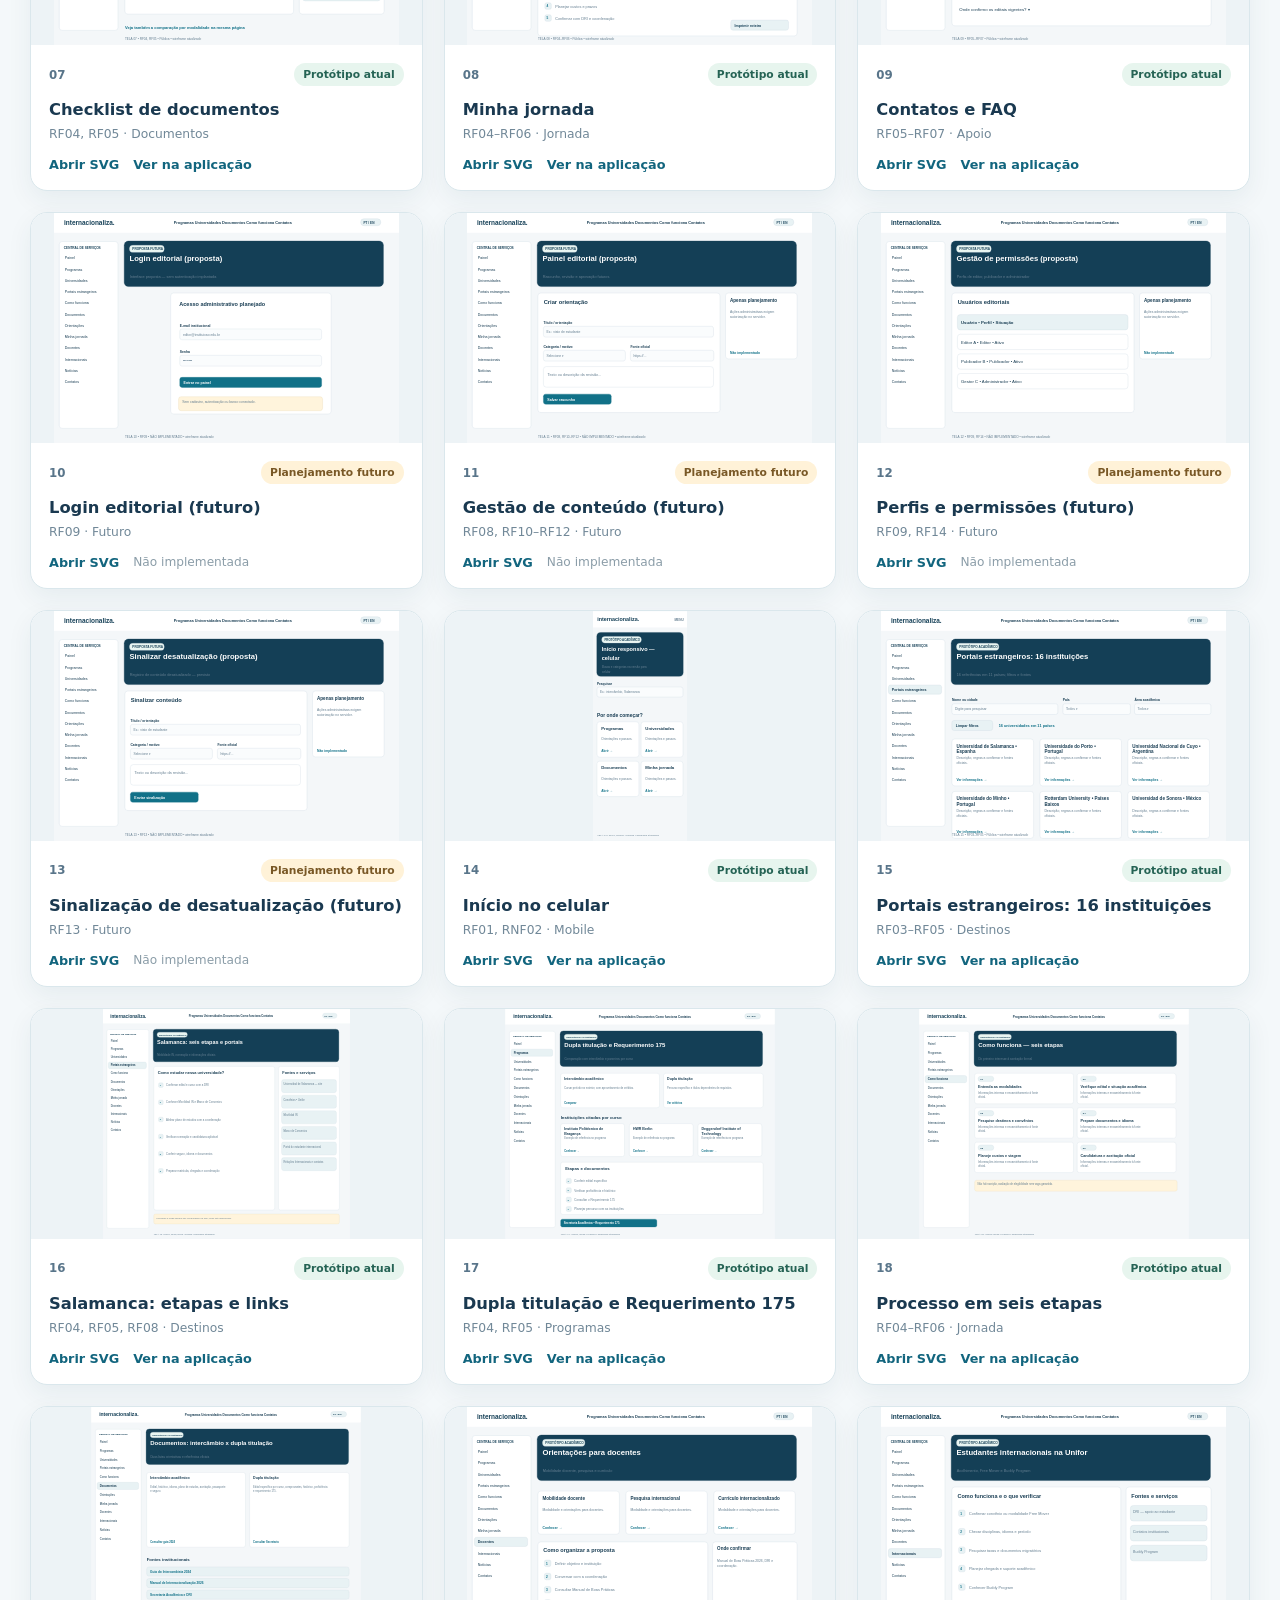
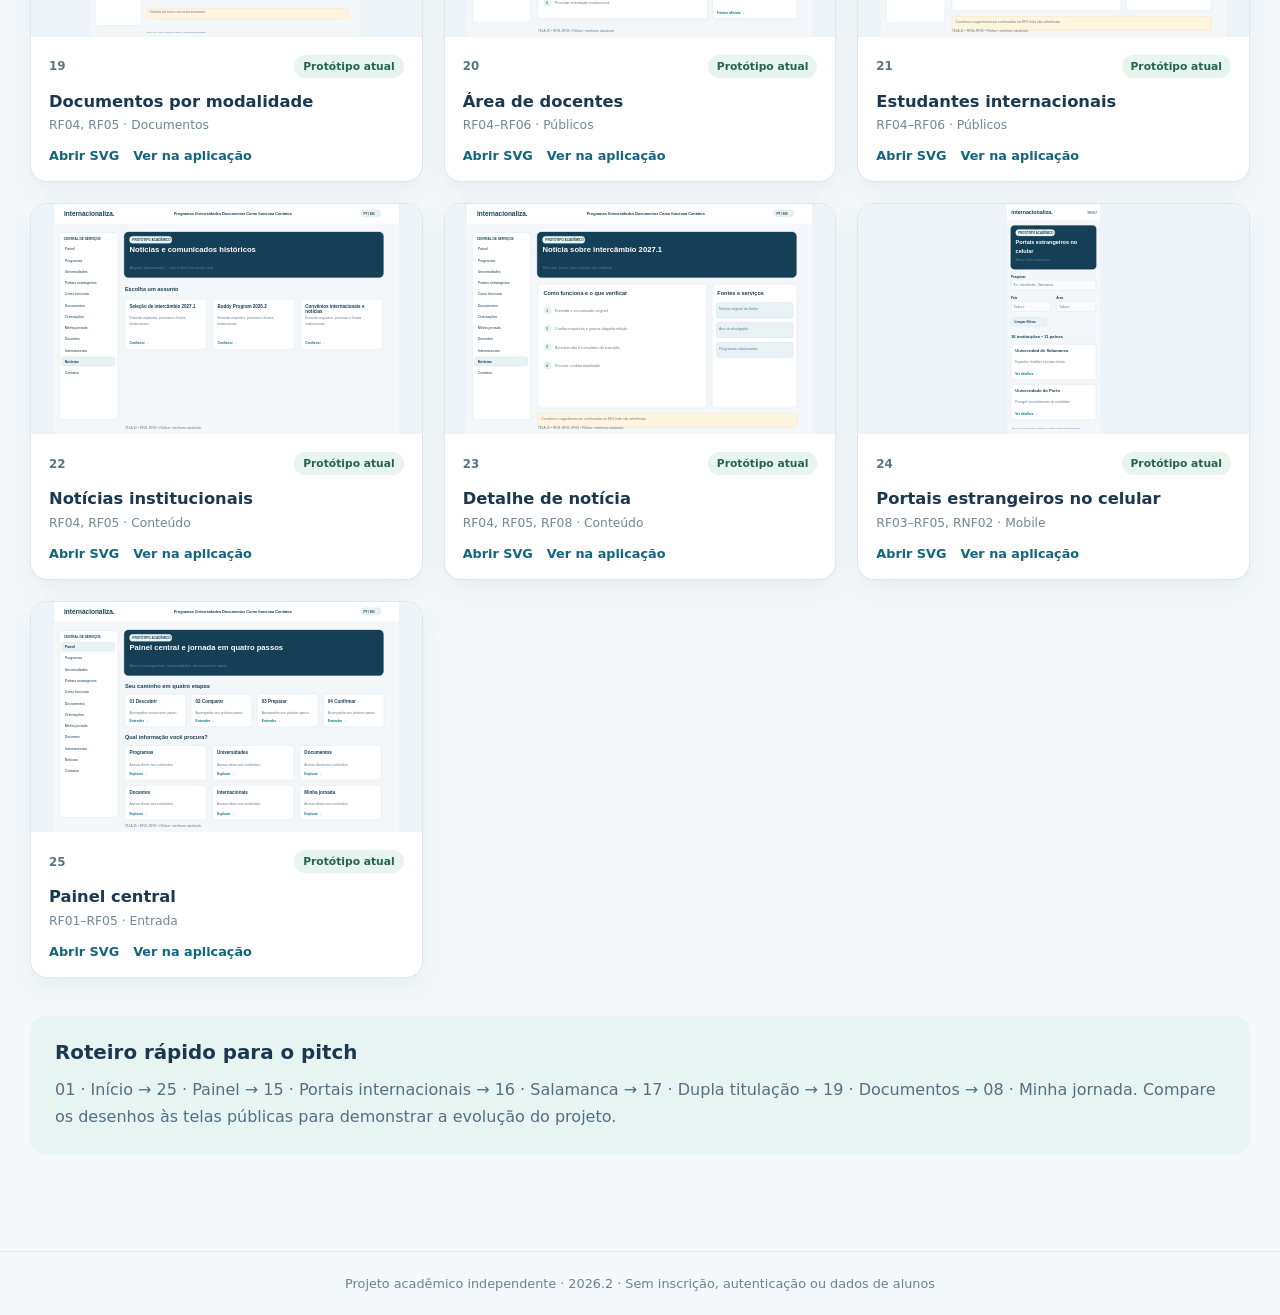
<file: prototipo/wireframes/index.html>
<!doctype html>
<html lang="pt-BR"><head><meta charset="UTF-8"><meta name="viewport" content="width=device-width,initial-scale=1"><meta name="description" content="25 wireframes atualizados a partir do Portal de Internacionalização do Grupo 08">
<title>Wireframes atualizados · Grupo 08</title>
<style>
:root{font-family:Inter,system-ui,-apple-system,"Segoe UI",sans-serif;background:#f4f8fa;color:#1a3950}*{box-sizing:border-box}body{margin:0}a{color:#12657e;text-underline-offset:3px}header{padding:48px max(26px,calc((100vw - 1240px)/2));background:linear-gradient(120deg,#0b334e,#146475);color:white}header small{font-weight:800;letter-spacing:.13em;color:#b7e6d6}h1{margin:13px 0;font-size:clamp(2rem,4vw,3.3rem);letter-spacing:-.045em}header p{max-width:840px;line-height:1.75;color:#daeaed}nav{display:flex;flex-wrap:wrap;gap:10px;margin:22px 0 0}nav a{border:1px solid #7ca8b5;color:white;padding:11px 15px;border-radius:10px;text-decoration:none;font-weight:750;font-size:.86rem}nav a:first-child{background:white;color:#0b4d68}main{max-width:1260px;margin:auto;padding:32px 20px 72px}.summary{background:white;border:1px solid #dce9ee;border-radius:16px;padding:20px 22px;line-height:1.68;color:#426577}.summary strong{color:#174b60}.filters{display:flex;flex-wrap:wrap;gap:9px;margin:25px 0 19px}.filters button{border:1px solid #c9dce4;background:white;border-radius:999px;padding:10px 14px;color:#35556c;font-weight:720;cursor:pointer}.filters button[aria-pressed="true"]{background:#0e6076;color:white;border-color:#0e6076}.counter{font-weight:750;color:#496b7a;margin-bottom:14px}.grid{display:grid;grid-template-columns:repeat(3,minmax(0,1fr));gap:21px}.card{border:1px solid #dae7ec;border-radius:17px;background:white;overflow:hidden;box-shadow:0 9px 26px #153c5510}.card[hidden]{display:none!important}.preview{background:#edf3f6;min-height:190px}.preview img{width:100%;height:230px;display:block;object-fit:contain}.card-body{padding:18px}.meta{display:flex;justify-content:space-between;gap:8px;align-items:center}.index{font-size:.74rem;font-weight:850;color:#59758a}.tag{padding:5px 9px;border-radius:100px;font-size:.67rem;font-weight:790}.tag.public{background:#e7f5ee;color:#256354}.tag.future{background:#fff2d8;color:#795826}.card h2{font-size:1.02rem;line-height:1.4;margin:13px 0 5px}.card p{font-size:.77rem;color:#718898;margin:0}.actions{display:flex;gap:14px;flex-wrap:wrap;margin-top:16px}.actions a{font-size:.8rem;font-weight:750;text-decoration:none}.actions span{font-size:.76rem;color:#8b9da8}section.flow{margin:38px 0 24px;padding:25px;background:#e8f4f2;border-radius:16px}.flow h2{margin:0 0 12px;font-size:1.24rem}.flow p{margin:0;color:#517182;line-height:1.7}footer{border-top:1px solid #dce5ea;color:#6a8292;text-align:center;padding:24px;font-size:.8rem}button:focus-visible,a:focus-visible{outline:3px solid #f4b444;outline-offset:3px}
@media(max-width:1000px){.grid{grid-template-columns:repeat(2,minmax(0,1fr))}}
@media(max-width:650px){.grid{grid-template-columns:1fr}.preview img{height:230px}header{padding:35px 20px}}
</style></head><body><header><small>UNIFOR · GRUPO 08 · EVOLUÇÃO DO PROTÓTIPO</small><h1>25 wireframes atualizados</h1><p>Arquitetura de informação e fluxos alinhados ao portal atual: 16 universidades em 11 países, Salamanca detalhada, dupla titulação, documentos e jornada. Os desenhos são esquemáticos e não substituem a aplicação funcional.</p><nav><a href="../#/painel">Abrir portal</a><a href="https://www.figma.com/design/wINNQ9DbvhYKjjxyRV2lYc">Figma existente</a><a href="https://github.com/Ruan-levi/-requisitos-20262--grupo08/blob/main/prototipo/wireframes/README.md">Documentação dos wireframes</a><a href="https://github.com/Ruan-levi/-requisitos-20262--grupo08/blob/main/Requisitos/Especificacao/06-SRS-IEEE830-P2.md">SRS</a></nav></header>
<main><div class="summary"><strong>Como usar:</strong> selecione uma categoria, abra o SVG para conferir a estrutura ou use <strong>Ver na aplicação</strong> para testar a tela correspondente. As quatro telas administrativas são propostas futuras: <strong>nenhum login, cadastro ou banco foi implementado.</strong> O Figma é um arquivo de design separado; a atualização desta galeria não sincroniza automaticamente seus quadros.</div>
<div class="filters" role="group" aria-label="Filtrar wireframes"><button type="button" data-filter="Todos" aria-pressed="true">Todos</button><button type="button" data-filter="Entrada" aria-pressed="false">Entrada</button><button type="button" data-filter="Programas" aria-pressed="false">Programas</button><button type="button" data-filter="Destinos" aria-pressed="false">Destinos</button><button type="button" data-filter="Consulta" aria-pressed="false">Consulta</button><button type="button" data-filter="Documentos" aria-pressed="false">Documentos</button><button type="button" data-filter="Jornada" aria-pressed="false">Jornada</button><button type="button" data-filter="Apoio" aria-pressed="false">Apoio</button><button type="button" data-filter="Públicos" aria-pressed="false">Públicos</button><button type="button" data-filter="Conteúdo" aria-pressed="false">Conteúdo</button><button type="button" data-filter="Mobile" aria-pressed="false">Mobile</button><button type="button" data-filter="Futuro" aria-pressed="false">Futuro</button></div><p class="counter" id="count" role="status" aria-live="polite">25 telas disponíveis</p><section class="grid" aria-label="Galeria dos wireframes"><article class="card" data-group="Entrada"><div class="preview"><a href="./01-inicio.svg" aria-label="Ver desenho da tela 01: Página inicial e busca"><img src="./01-inicio.svg" loading="lazy" alt="Wireframe Página inicial e busca"></a></div><div class="card-body"><div class="meta"><span class="index">01</span><span class="tag public">Protótipo atual</span></div><h2>Página inicial e busca</h2><p>RF01–RF03 · Entrada</p><div class="actions"><a href="./01-inicio.svg">Abrir SVG</a><a href="../#inicio">Ver na aplicação</a></div></div></article>
<article class="card" data-group="Programas"><div class="preview"><a href="./02-programas.svg" aria-label="Ver desenho da tela 02: Programas"><img src="./02-programas.svg" loading="lazy" alt="Wireframe Programas"></a></div><div class="card-body"><div class="meta"><span class="index">02</span><span class="tag public">Protótipo atual</span></div><h2>Programas</h2><p>RF01, RF04 · Programas</p><div class="actions"><a href="./02-programas.svg">Abrir SVG</a><a href="../#/programas">Ver na aplicação</a></div></div></article>
<article class="card" data-group="Programas"><div class="preview"><a href="./03-programa-detalhe.svg" aria-label="Ver desenho da tela 03: Intercâmbio acadêmico"><img src="./03-programa-detalhe.svg" loading="lazy" alt="Wireframe Intercâmbio acadêmico"></a></div><div class="card-body"><div class="meta"><span class="index">03</span><span class="tag public">Protótipo atual</span></div><h2>Intercâmbio acadêmico</h2><p>RF04, RF05, RF08 · Programas</p><div class="actions"><a href="./03-programa-detalhe.svg">Abrir SVG</a><a href="../#/programas/intercambio">Ver na aplicação</a></div></div></article>
<article class="card" data-group="Consulta"><div class="preview"><a href="./04-orientacoes.svg" aria-label="Ver desenho da tela 04: Orientações temáticas"><img src="./04-orientacoes.svg" loading="lazy" alt="Wireframe Orientações temáticas"></a></div><div class="card-body"><div class="meta"><span class="index">04</span><span class="tag public">Protótipo atual</span></div><h2>Orientações temáticas</h2><p>RF02–RF05 · Consulta</p><div class="actions"><a href="./04-orientacoes.svg">Abrir SVG</a><a href="../#/orientacoes">Ver na aplicação</a></div></div></article>
<article class="card" data-group="Destinos"><div class="preview"><a href="./05-universidades.svg" aria-label="Ver desenho da tela 05: Universidades por curso"><img src="./05-universidades.svg" loading="lazy" alt="Wireframe Universidades por curso"></a></div><div class="card-body"><div class="meta"><span class="index">05</span><span class="tag public">Protótipo atual</span></div><h2>Universidades por curso</h2><p>RF03–RF05 · Destinos</p><div class="actions"><a href="./05-universidades.svg">Abrir SVG</a><a href="../#/universidades">Ver na aplicação</a></div></div></article>
<article class="card" data-group="Destinos"><div class="preview"><a href="./06-universidade-detalhe.svg" aria-label="Ver desenho da tela 06: Universidade do Porto"><img src="./06-universidade-detalhe.svg" loading="lazy" alt="Wireframe Universidade do Porto"></a></div><div class="card-body"><div class="meta"><span class="index">06</span><span class="tag public">Protótipo atual</span></div><h2>Universidade do Porto</h2><p>RF04, RF05, RF08 · Destinos</p><div class="actions"><a href="./06-universidade-detalhe.svg">Abrir SVG</a><a href="../#/destinos/porto">Ver na aplicação</a></div></div></article>
<article class="card" data-group="Documentos"><div class="preview"><a href="./07-documentacao.svg" aria-label="Ver desenho da tela 07: Checklist de documentos"><img src="./07-documentacao.svg" loading="lazy" alt="Wireframe Checklist de documentos"></a></div><div class="card-body"><div class="meta"><span class="index">07</span><span class="tag public">Protótipo atual</span></div><h2>Checklist de documentos</h2><p>RF04, RF05 · Documentos</p><div class="actions"><a href="./07-documentacao.svg">Abrir SVG</a><a href="../#/documentos">Ver na aplicação</a></div></div></article>
<article class="card" data-group="Jornada"><div class="preview"><a href="./08-jornada.svg" aria-label="Ver desenho da tela 08: Minha jornada"><img src="./08-jornada.svg" loading="lazy" alt="Wireframe Minha jornada"></a></div><div class="card-body"><div class="meta"><span class="index">08</span><span class="tag public">Protótipo atual</span></div><h2>Minha jornada</h2><p>RF04–RF06 · Jornada</p><div class="actions"><a href="./08-jornada.svg">Abrir SVG</a><a href="../#/planejar">Ver na aplicação</a></div></div></article>
<article class="card" data-group="Apoio"><div class="preview"><a href="./09-contatos.svg" aria-label="Ver desenho da tela 09: Contatos e FAQ"><img src="./09-contatos.svg" loading="lazy" alt="Wireframe Contatos e FAQ"></a></div><div class="card-body"><div class="meta"><span class="index">09</span><span class="tag public">Protótipo atual</span></div><h2>Contatos e FAQ</h2><p>RF05–RF07 · Apoio</p><div class="actions"><a href="./09-contatos.svg">Abrir SVG</a><a href="../#/contatos">Ver na aplicação</a></div></div></article>
<article class="card" data-group="Futuro"><div class="preview"><a href="./10-login-editorial.svg" aria-label="Ver desenho da tela 10: Login editorial (futuro)"><img src="./10-login-editorial.svg" loading="lazy" alt="Wireframe Login editorial (futuro)"></a></div><div class="card-body"><div class="meta"><span class="index">10</span><span class="tag future">Planejamento futuro</span></div><h2>Login editorial (futuro)</h2><p>RF09 · Futuro</p><div class="actions"><a href="./10-login-editorial.svg">Abrir SVG</a><span>Não implementada</span></div></div></article>
<article class="card" data-group="Futuro"><div class="preview"><a href="./11-gestao-conteudo.svg" aria-label="Ver desenho da tela 11: Gestão de conteúdo (futuro)"><img src="./11-gestao-conteudo.svg" loading="lazy" alt="Wireframe Gestão de conteúdo (futuro)"></a></div><div class="card-body"><div class="meta"><span class="index">11</span><span class="tag future">Planejamento futuro</span></div><h2>Gestão de conteúdo (futuro)</h2><p>RF08, RF10–RF12 · Futuro</p><div class="actions"><a href="./11-gestao-conteudo.svg">Abrir SVG</a><span>Não implementada</span></div></div></article>
<article class="card" data-group="Futuro"><div class="preview"><a href="./12-permissoes.svg" aria-label="Ver desenho da tela 12: Perfis e permissões (futuro)"><img src="./12-permissoes.svg" loading="lazy" alt="Wireframe Perfis e permissões (futuro)"></a></div><div class="card-body"><div class="meta"><span class="index">12</span><span class="tag future">Planejamento futuro</span></div><h2>Perfis e permissões (futuro)</h2><p>RF09, RF14 · Futuro</p><div class="actions"><a href="./12-permissoes.svg">Abrir SVG</a><span>Não implementada</span></div></div></article>
<article class="card" data-group="Futuro"><div class="preview"><a href="./13-sinalizacao.svg" aria-label="Ver desenho da tela 13: Sinalização de desatualização (futuro)"><img src="./13-sinalizacao.svg" loading="lazy" alt="Wireframe Sinalização de desatualização (futuro)"></a></div><div class="card-body"><div class="meta"><span class="index">13</span><span class="tag future">Planejamento futuro</span></div><h2>Sinalização de desatualização (futuro)</h2><p>RF13 · Futuro</p><div class="actions"><a href="./13-sinalizacao.svg">Abrir SVG</a><span>Não implementada</span></div></div></article>
<article class="card" data-group="Mobile"><div class="preview"><a href="./14-inicio-mobile.svg" aria-label="Ver desenho da tela 14: Início no celular"><img src="./14-inicio-mobile.svg" loading="lazy" alt="Wireframe Início no celular"></a></div><div class="card-body"><div class="meta"><span class="index">14</span><span class="tag public">Protótipo atual</span></div><h2>Início no celular</h2><p>RF01, RNF02 · Mobile</p><div class="actions"><a href="./14-inicio-mobile.svg">Abrir SVG</a><a href="../#inicio">Ver na aplicação</a></div></div></article>
<article class="card" data-group="Destinos"><div class="preview"><a href="./15-portais-internacionais.svg" aria-label="Ver desenho da tela 15: Portais estrangeiros: 16 instituições"><img src="./15-portais-internacionais.svg" loading="lazy" alt="Wireframe Portais estrangeiros: 16 instituições"></a></div><div class="card-body"><div class="meta"><span class="index">15</span><span class="tag public">Protótipo atual</span></div><h2>Portais estrangeiros: 16 instituições</h2><p>RF03–RF05 · Destinos</p><div class="actions"><a href="./15-portais-internacionais.svg">Abrir SVG</a><a href="../#/destinos">Ver na aplicação</a></div></div></article>
<article class="card" data-group="Destinos"><div class="preview"><a href="./16-salamanca-detalhe.svg" aria-label="Ver desenho da tela 16: Salamanca: etapas e links"><img src="./16-salamanca-detalhe.svg" loading="lazy" alt="Wireframe Salamanca: etapas e links"></a></div><div class="card-body"><div class="meta"><span class="index">16</span><span class="tag public">Protótipo atual</span></div><h2>Salamanca: etapas e links</h2><p>RF04, RF05, RF08 · Destinos</p><div class="actions"><a href="./16-salamanca-detalhe.svg">Abrir SVG</a><a href="../#/destinos/salamanca">Ver na aplicação</a></div></div></article>
<article class="card" data-group="Programas"><div class="preview"><a href="./17-dupla-titulacao.svg" aria-label="Ver desenho da tela 17: Dupla titulação e Requerimento 175"><img src="./17-dupla-titulacao.svg" loading="lazy" alt="Wireframe Dupla titulação e Requerimento 175"></a></div><div class="card-body"><div class="meta"><span class="index">17</span><span class="tag public">Protótipo atual</span></div><h2>Dupla titulação e Requerimento 175</h2><p>RF04, RF05 · Programas</p><div class="actions"><a href="./17-dupla-titulacao.svg">Abrir SVG</a><a href="../#/programas/dupla-titulacao">Ver na aplicação</a></div></div></article>
<article class="card" data-group="Jornada"><div class="preview"><a href="./18-processo-intercambio.svg" aria-label="Ver desenho da tela 18: Processo em seis etapas"><img src="./18-processo-intercambio.svg" loading="lazy" alt="Wireframe Processo em seis etapas"></a></div><div class="card-body"><div class="meta"><span class="index">18</span><span class="tag public">Protótipo atual</span></div><h2>Processo em seis etapas</h2><p>RF04–RF06 · Jornada</p><div class="actions"><a href="./18-processo-intercambio.svg">Abrir SVG</a><a href="../#/processo">Ver na aplicação</a></div></div></article>
<article class="card" data-group="Documentos"><div class="preview"><a href="./19-documentos-modalidades.svg" aria-label="Ver desenho da tela 19: Documentos por modalidade"><img src="./19-documentos-modalidades.svg" loading="lazy" alt="Wireframe Documentos por modalidade"></a></div><div class="card-body"><div class="meta"><span class="index">19</span><span class="tag public">Protótipo atual</span></div><h2>Documentos por modalidade</h2><p>RF04, RF05 · Documentos</p><div class="actions"><a href="./19-documentos-modalidades.svg">Abrir SVG</a><a href="../#/documentos">Ver na aplicação</a></div></div></article>
<article class="card" data-group="Públicos"><div class="preview"><a href="./20-docentes.svg" aria-label="Ver desenho da tela 20: Área de docentes"><img src="./20-docentes.svg" loading="lazy" alt="Wireframe Área de docentes"></a></div><div class="card-body"><div class="meta"><span class="index">20</span><span class="tag public">Protótipo atual</span></div><h2>Área de docentes</h2><p>RF04–RF06 · Públicos</p><div class="actions"><a href="./20-docentes.svg">Abrir SVG</a><a href="../#/docentes">Ver na aplicação</a></div></div></article>
<article class="card" data-group="Públicos"><div class="preview"><a href="./21-internacionais.svg" aria-label="Ver desenho da tela 21: Estudantes internacionais"><img src="./21-internacionais.svg" loading="lazy" alt="Wireframe Estudantes internacionais"></a></div><div class="card-body"><div class="meta"><span class="index">21</span><span class="tag public">Protótipo atual</span></div><h2>Estudantes internacionais</h2><p>RF04–RF06 · Públicos</p><div class="actions"><a href="./21-internacionais.svg">Abrir SVG</a><a href="../#/internacionais">Ver na aplicação</a></div></div></article>
<article class="card" data-group="Conteúdo"><div class="preview"><a href="./22-noticias.svg" aria-label="Ver desenho da tela 22: Notícias institucionais"><img src="./22-noticias.svg" loading="lazy" alt="Wireframe Notícias institucionais"></a></div><div class="card-body"><div class="meta"><span class="index">22</span><span class="tag public">Protótipo atual</span></div><h2>Notícias institucionais</h2><p>RF04, RF05 · Conteúdo</p><div class="actions"><a href="./22-noticias.svg">Abrir SVG</a><a href="../#/noticias">Ver na aplicação</a></div></div></article>
<article class="card" data-group="Conteúdo"><div class="preview"><a href="./23-noticia-detalhe.svg" aria-label="Ver desenho da tela 23: Detalhe de notícia"><img src="./23-noticia-detalhe.svg" loading="lazy" alt="Wireframe Detalhe de notícia"></a></div><div class="card-body"><div class="meta"><span class="index">23</span><span class="tag public">Protótipo atual</span></div><h2>Detalhe de notícia</h2><p>RF04, RF05, RF08 · Conteúdo</p><div class="actions"><a href="./23-noticia-detalhe.svg">Abrir SVG</a><a href="../#/noticias/intercambio-2027">Ver na aplicação</a></div></div></article>
<article class="card" data-group="Mobile"><div class="preview"><a href="./24-destinos-mobile.svg" aria-label="Ver desenho da tela 24: Portais estrangeiros no celular"><img src="./24-destinos-mobile.svg" loading="lazy" alt="Wireframe Portais estrangeiros no celular"></a></div><div class="card-body"><div class="meta"><span class="index">24</span><span class="tag public">Protótipo atual</span></div><h2>Portais estrangeiros no celular</h2><p>RF03–RF05, RNF02 · Mobile</p><div class="actions"><a href="./24-destinos-mobile.svg">Abrir SVG</a><a href="../#/destinos">Ver na aplicação</a></div></div></article>
<article class="card" data-group="Entrada"><div class="preview"><a href="./25-painel.svg" aria-label="Ver desenho da tela 25: Painel central"><img src="./25-painel.svg" loading="lazy" alt="Wireframe Painel central"></a></div><div class="card-body"><div class="meta"><span class="index">25</span><span class="tag public">Protótipo atual</span></div><h2>Painel central</h2><p>RF01–RF05 · Entrada</p><div class="actions"><a href="./25-painel.svg">Abrir SVG</a><a href="../#/painel">Ver na aplicação</a></div></div></article></section>
<section class="flow"><h2>Roteiro rápido para o pitch</h2><p>01 · Início → 25 · Painel → 15 · Portais internacionais → 16 · Salamanca → 17 · Dupla titulação → 19 · Documentos → 08 · Minha jornada. Compare os desenhos às telas públicas para demonstrar a evolução do projeto.</p></section></main><footer>Projeto acadêmico independente · 2026.2 · Sem inscrição, autenticação ou dados de alunos</footer>
<script>(function(){const bs=[...document.querySelectorAll('[data-filter]')],cards=[...document.querySelectorAll('.card')],counter=document.getElementById('count');bs.forEach(b=>b.addEventListener('click',()=>{const f=b.dataset.filter;bs.forEach(x=>x.setAttribute('aria-pressed',String(x===b)));let visible=0;cards.forEach(c=>{c.hidden=f!=='Todos'&&c.dataset.group!==f;if(!c.hidden)visible++;});counter.textContent=visible+' '+(visible===1?'tela disponível':'telas disponíveis');}));})();</script></body></html>
</file>
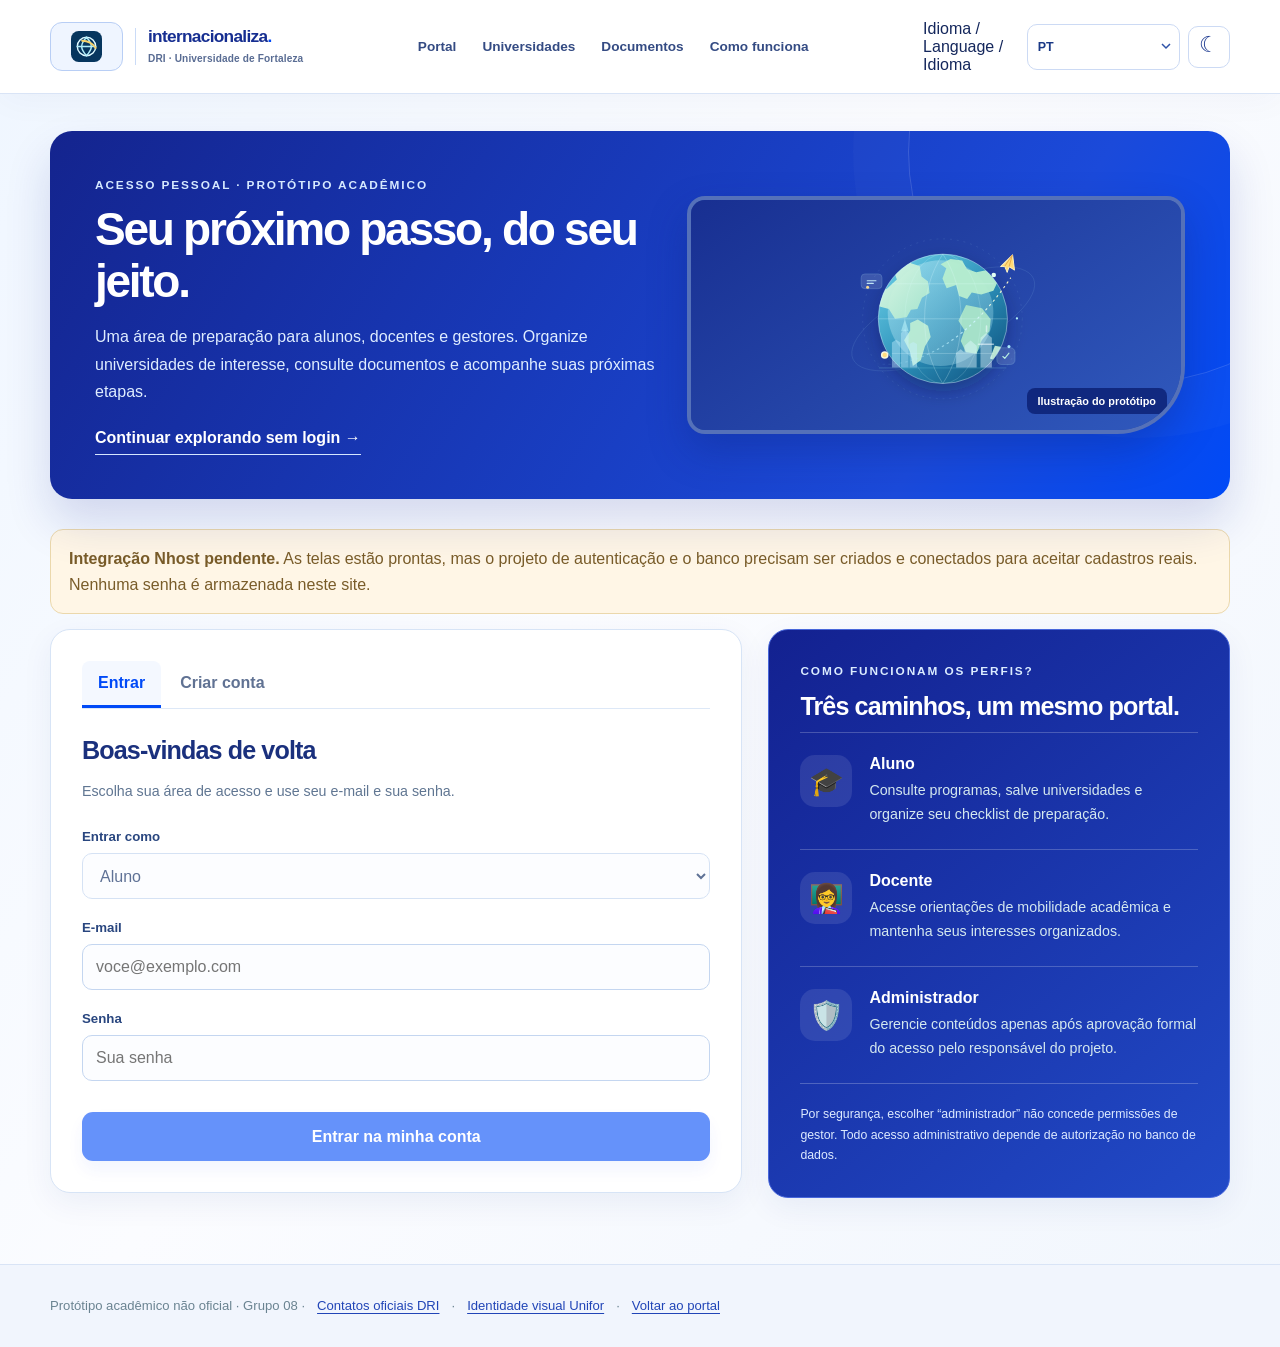
<file: prototipo/conta.html>
<!doctype html>
<html lang="pt-BR">
<head>
<meta charset="utf-8"><meta name="viewport" content="width=device-width,initial-scale=1">
<meta name="description" content="Área de login, cadastro e organização acadêmica do Portal de Internacionalização.">
<title>Minha conta | Portal de Internacionalização</title>
<link rel="icon" href="./assets/icone.svg" type="image/svg+xml">
<link rel="stylesheet" href="./auth.css">
<link rel="stylesheet" href="./institutional-auth.css">
<link rel="stylesheet" href="./theme.css">
<script src="./portal-settings.js" defer></script>
<script src="./account-locale.js" defer></script>
<script src="./auth-config.js" defer></script>
<script src="./auth-client.js" defer></script>
<script src="./auth-ui.js" defer></script>
    <script src="./media-fallback.js" defer></script>
</head>
<body>
<a class="skip" href="#authMain">Pular para o conteúdo</a>
<header class="site-head"><div class="container head-layout">
<a class="brand institution-brand" href="./#/painel" aria-label="internacionaliza. — voltar ao portal acadêmico"><img class="institution-brand__logo" src="https://commons.wikimedia.org/wiki/Special:FilePath/Unifor%20logo.svg" alt="Marca Unifor" width="73" height="49" loading="eager"><span class="institution-brand__separator" aria-hidden="true"></span><span class="institution-brand__copy"><strong>internacionaliza<span class="brand__dot">.</span></strong><small>DRI · Universidade de Fortaleza</small></span></a>
<nav aria-label="Navegação"><a href="./#/painel">Portal</a><a href="./#/destinos">Universidades</a><a href="./#/documentos">Documentos</a><a href="./#/processo">Como funciona</a></nav>
<div class="account-preferences" aria-label="Preferências de aparência e idioma"><label class="locale-field"><span class="sr-only">Idioma / Language / Idioma</span><select data-portal-language aria-label="Idioma do portal"><option value="pt">PT</option><option value="en">EN</option><option value="es">ES</option></select></label><button type="button" class="portal-theme" data-portal-theme aria-pressed="false" aria-label="Alternar aparência"><span class="theme-glyph" aria-hidden="true">☾</span></button></div>
</div></header>
<main id="authMain" class="container">
<section class="welcome institutional-welcome"><div class="institutional-welcome__content"><span class="eyebrow">ACESSO PESSOAL · PROTÓTIPO ACADÊMICO</span><h1>Seu próximo passo, do seu jeito.</h1><p>Uma área de preparação para alunos, docentes e gestores. Organize universidades de interesse, consulte documentos e acompanhe suas próximas etapas.</p><a href="./#/painel">Continuar explorando sem login →</a></div><div class="institutional-welcome__photo"><img src="https://unifor.br/documents/20143/703914/alunos-campus-banner-desktop-foto-ares-soares.jpg/94be9ce8-ac7a-9e71-ef7e-8bda5fd6361b?t=1755791605275" alt="Imagem ilustrativa de atividades acadêmicas na Universidade de Fortaleza" loading="lazy" decoding="async" referrerpolicy="no-referrer"><span>Vida acadêmica na Unifor</span></div></section>
<div id="authUnavailable" class="notification warning" hidden role="status"><strong>Integração Nhost pendente.</strong> As telas estão prontas, mas o projeto de autenticação e o banco precisam ser criados e conectados para aceitar cadastros reais. Nenhuma senha é armazenada neste site.</div>
<div id="authStatus" class="notification" role="status" aria-live="polite" hidden></div>
<section id="authGuest" class="auth-layout" aria-label="Acesso de usuários">
<div class="panel">
<div class="tabs" role="tablist" aria-label="Entrar ou criar conta"><button type="button" class="selected" data-tab="login" role="tab" aria-selected="true" aria-controls="loginPanel">Entrar</button><button type="button" data-tab="register" role="tab" aria-selected="false" aria-controls="registerPanel">Criar conta</button></div>
<div id="loginPanel" role="tabpanel">
<h2>Boas-vindas de volta</h2><p>Escolha sua área de acesso e use seu e-mail e sua senha.</p>
<form id="loginForm">
<label for="loginRole">Entrar como</label><select id="loginRole" name="role"><option value="aluno">Aluno</option><option value="docente">Professor / docente</option><option value="administrador">Administrador / gestor</option></select>
<label for="loginEmail">E-mail</label><input type="email" id="loginEmail" autocomplete="username" maxlength="254" required placeholder="voce@exemplo.com">
<label for="loginPassword">Senha</label><input id="loginPassword" type="password" autocomplete="current-password" required placeholder="Sua senha">
<button type="submit" class="primary" data-auth-action>Entrar na minha conta</button>
</form></div>
<div id="registerPanel" role="tabpanel" hidden>
<h2>Crie sua conta</h2><p>Escolha seu perfil. O cadastro administrativo é uma solicitação e exige aprovação.</p>
<form id="registerForm">
<label for="registerRole">Tipo de cadastro</label><select id="registerRole" name="role"><option value="aluno">Aluno</option><option value="docente">Professor / docente</option><option value="administrador">Administrador / gestor (solicitar acesso)</option></select>
<p id="roleHelp" class="role-help">Para estudantes: salve destinos e organize sua preparação.</p>
<label for="registerName">Nome</label><input id="registerName" name="name" type="text" autocomplete="name" maxlength="32" minlength="2" required>
<label for="registerEmail">E-mail</label><input type="email" id="registerEmail" name="email" autocomplete="email" maxlength="254" required>
<label for="registerPassword">Senha (mínimo 10 caracteres)</label><input type="password" id="registerPassword" name="password" autocomplete="new-password" minlength="10" maxlength="50" required>
<label for="registerConfirm">Confirme a senha</label><input type="password" id="registerConfirm" name="confirm" autocomplete="new-password" minlength="10" maxlength="50" required>
<button type="submit" class="primary" data-auth-action>Solicitar cadastro</button>
</form></div>
</div>
<aside class="info-panel">
<span class="eyebrow">COMO FUNCIONAM OS PERFIS?</span><h2>Três caminhos, um mesmo portal.</h2>
<article><span>🎓</span><div><h3>Aluno</h3><p>Consulte programas, salve universidades e organize seu checklist de preparação.</p></div></article>
<article><span>👩‍🏫</span><div><h3>Docente</h3><p>Acesse orientações de mobilidade acadêmica e mantenha seus interesses organizados.</p></div></article>
<article><span>🛡️</span><div><h3>Administrador</h3><p>Gerencie conteúdos apenas após aprovação formal do acesso pelo responsável do projeto.</p></div></article>
<p class="fine">Por segurança, escolher “administrador” não concede permissões de gestor. Todo acesso administrativo depende de autorização no banco de dados.</p>
</aside></section>
<section id="authDashboard" hidden class="dash">
<div class="dash-header"><div><span class="eyebrow">SUA ÁREA</span><h2 id="accountGreeting">Olá!</h2><p id="accountDetails"></p></div><button type="button" id="logoutButton" class="secondary">Sair da conta</button></div>
<div class="dash-grid">
<section class="panel"><h3>Universidades favoritas</h3><p>Salve instituições de referência para pesquisar depois. Não há inscrição automática.</p><label for="favoriteDestination">Escolha uma instituição</label><select id="favoriteDestination">
<option value="salamanca">Universidad de Salamanca — Espanha</option>
<option value="porto">Universidade do Porto — Portugal</option>
<option value="cuyo">Universidad Nacional de Cuyo — Argentina</option>
<option value="minho">Universidade do Minho — Portugal</option>
<option value="aveiro">Universidade de Aveiro — Portugal</option>
<option value="braganca">Instituto Politécnico de Bragança — Portugal</option>
<option value="deggendorf">Deggendorf Institute of Technology — Alemanha</option>
<option value="hwr-berlin">HWR Berlin — Alemanha</option>
<option value="oviedo">Universidad de Oviedo — Espanha</option>
<option value="rotterdam">Rotterdam University of Applied Sciences — Países Baixos</option>
<option value="imt-albi">IMT Mines Albi — França</option>
<option value="sonora">Universidad de Sonora — México</option>
<option value="pucp">Pontificia Universidad Católica del Perú — Peru</option>
<option value="uniandes">Universidad de los Andes — Colômbia</option>
<option value="concordia">Concordia University — Canadá</option>
<option value="appstate">Appalachian State University — Estados Unidos</option></select>
<button id="addFavorite" type="button" class="secondary">Salvar universidade</button><ul id="favoritesList" class="favorite-list"></ul></section>
<section class="panel"><h3>Meu checklist</h3><p>O progresso é salvo na sua conta, se o backend estiver configurado.</p>
<div id="checklist">
<label><input type="checkbox" data-check="programa"> Definir a modalidade</label>
<label><input type="checkbox" data-check="edital"> Consultar o edital vigente</label>
<label><input type="checkbox" data-check="destino"> Pesquisar a universidade</label>
<label><input type="checkbox" data-check="idioma"> Conferir idioma e documentos</label>
<label><input type="checkbox" data-check="custos"> Planejar custos e viagem</label>
<label><input type="checkbox" data-check="dri"> Confirmar orientações com a DRI</label>
</div><a href="./#/documentos">Consultar documentação →</a></section></div>
<section id="teacherSection" class="role-section" hidden><h3>Espaço do docente</h3><p>Consulte os programas de mobilidade docente, pesquisa internacional e cooperação acadêmica.</p><a href="./#/docentes">Abrir orientações para docentes →</a></section>
<section id="adminPending" class="notification warning" hidden><strong>Acesso de gestor em análise.</strong> Seu pedido foi registrado no cadastro; um administrador autorizado precisa conceder acesso no banco. Enquanto isso, você pode utilizar a área comum.</section>
<section id="adminSection" class="panel role-section" hidden><span class="eyebrow">GESTÃO AUTORIZADA</span><h3>Publicar orientação institucional</h3><p>Apenas usuários explicitamente autorizados no banco podem enviar registros editoriais. Estes conteúdos são um módulo complementar e não alteram as páginas fixas existentes.</p>
<form id="editorialForm">
<label for="editorialTitle">Título</label><input id="editorialTitle" minlength="5" maxlength="160" required>
<label for="editorialBody">Texto</label><textarea id="editorialBody" required minlength="12" rows="5"></textarea>
<label for="editorialSource">Fonte oficial (https://)</label><input id="editorialSource" type="url" required placeholder="https://unifor.br/...">
<label for="editorialStatus">Status</label><select id="editorialStatus"><option value="rascunho">Rascunho</option><option value="revisao">Em revisão</option><option value="publicado">Publicado</option></select>
<button class="primary" type="submit">Salvar conteúdo</button>
</form><div id="editorialList"></div></section>
</section>
</main><footer><div class="container">Protótipo acadêmico não oficial · Grupo 08 · <a href="https://unifor.br/dri/contatos" target="_blank" rel="noopener noreferrer">Contatos oficiais DRI</a> · <a href="https://unifor.br/central-de-marca" target="_blank" rel="noopener noreferrer">Identidade visual Unifor</a> · <a href="./#/painel">Voltar ao portal</a></div></footer>
</body></html>
</file>
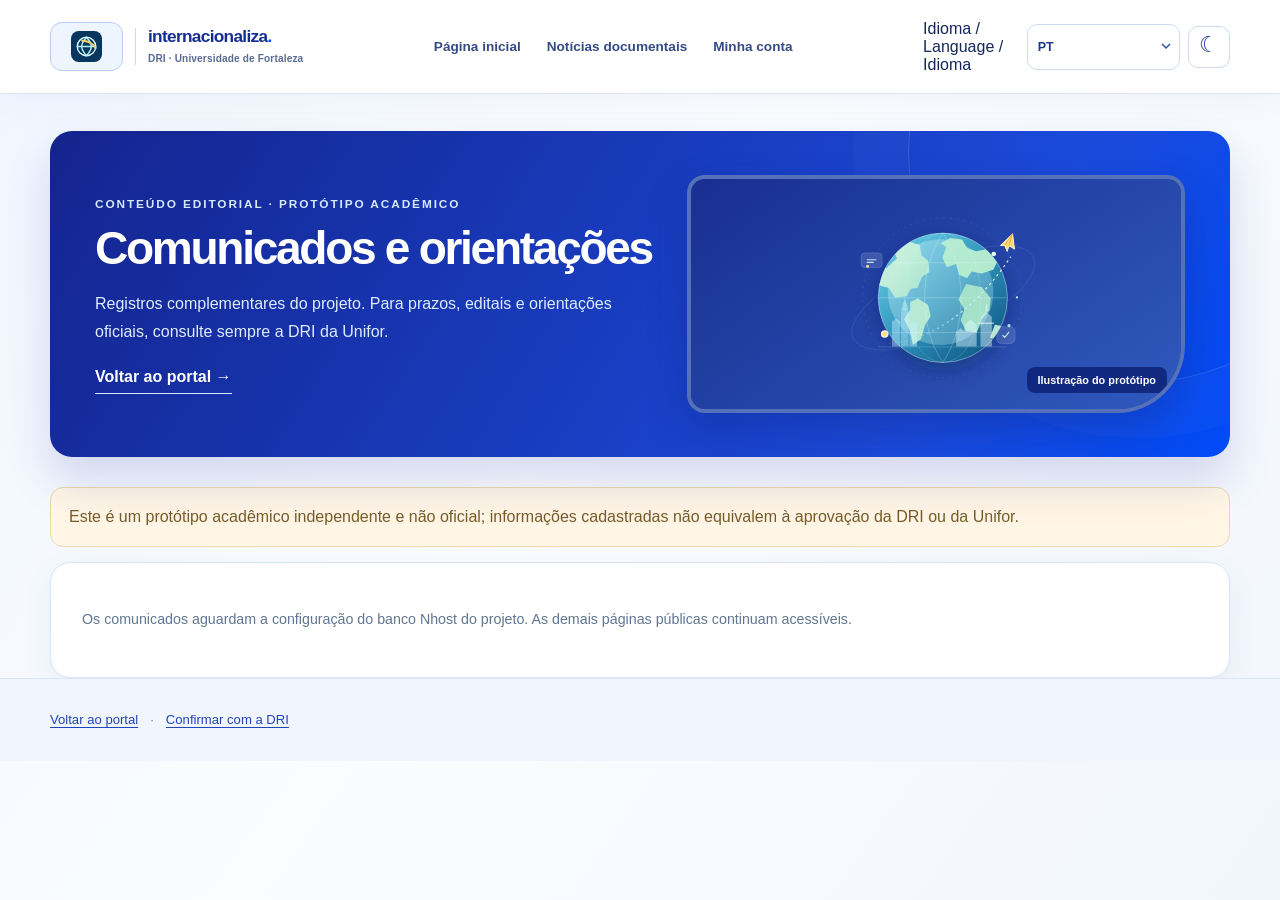
<file: prototipo/publicacoes.html>
<!doctype html><html lang="pt-BR"><head><meta charset="utf-8"><meta name="viewport" content="width=device-width,initial-scale=1"><meta name="description" content="Publicações complementares revisadas do portal acadêmico."><title>Comunicados | Portal de Internacionalização</title><link rel="stylesheet" href="./auth.css"><link rel="stylesheet" href="./institutional-auth.css">
<link rel="stylesheet" href="./theme.css"><script src="./portal-settings.js" defer></script>
<script src="./account-locale.js" defer></script>
<script src="./auth-config.js" defer></script><script src="./publicacoes.js" defer></script>
    <script src="./media-fallback.js" defer></script></head>
<body><a class="skip" href="#main">Pular para conteúdo</a><header class="site-head"><div class="container head-layout"><a class="brand institution-brand" href="./#/painel" aria-label="internacionaliza. — voltar ao portal acadêmico"><img class="institution-brand__logo" src="https://commons.wikimedia.org/wiki/Special:FilePath/Unifor%20logo.svg" alt="Marca Unifor" width="73" height="49" loading="eager"><span class="institution-brand__separator" aria-hidden="true"></span><span class="institution-brand__copy"><strong>internacionaliza<span class="brand__dot">.</span></strong><small>DRI · Universidade de Fortaleza</small></span></a><nav><a href="./#/painel">Página inicial</a><a href="./#/noticias">Notícias documentais</a><a href="./conta.html">Minha conta</a></nav>
<div class="account-preferences" aria-label="Preferências de aparência e idioma"><label class="locale-field"><span class="sr-only">Idioma / Language / Idioma</span><select data-portal-language aria-label="Idioma do portal"><option value="pt">PT</option><option value="en">EN</option><option value="es">ES</option></select></label><button type="button" class="portal-theme" data-portal-theme aria-pressed="false" aria-label="Alternar aparência"><span class="theme-glyph" aria-hidden="true">☾</span></button></div>
</div></header>
<main class="container" id="main"><section class="welcome institutional-welcome"><div class="institutional-welcome__content"><span class="eyebrow">CONTEÚDO EDITORIAL · PROTÓTIPO ACADÊMICO</span><h1>Comunicados e orientações</h1><p>Registros complementares do projeto. Para prazos, editais e orientações oficiais, consulte sempre a DRI da Unifor.</p><a href="./#/painel">Voltar ao portal →</a></div><div class="institutional-welcome__photo"><img src="https://unifor.br/documents/20143/703914/alunos-campus-banner-desktop-foto-ares-soares.jpg/94be9ce8-ac7a-9e71-ef7e-8bda5fd6361b?t=1755791605275" alt="Comunidade acadêmica da Universidade de Fortaleza" loading="lazy" decoding="async" referrerpolicy="no-referrer"><span>Imagem institucional de referência</span></div></section><p class="notification warning">Este é um protótipo acadêmico independente e não oficial; informações cadastradas não equivalem à aprovação da DRI ou da Unifor.</p><section id="publicList" aria-live="polite"><div class="panel"><p>Carregando publicações...</p></div></section></main><footer><div class="container"><a href="./#/painel">Voltar ao portal</a> · <a href="https://unifor.br/dri/contatos" rel="noopener noreferrer" target="_blank">Confirmar com a DRI</a></div></footer></body></html>
</file>
<file: prototipo/style.css>
@charset "UTF-8";

:root {
  --navy: #08365f;
  --navy-900: #052b4d;
  --navy-950: #041f39;
  --blue: #0b5c95;
  --cyan: #3bd6e5;
  --gold: #f4ca60;
  --ink: #172c41;
  --muted: #526479;
  --soft: #f3f7fb;
  --line: #e0e8ef;
  --white: #fff;
  --shadow: 0 18px 44px rgb(5 35 60 / 8%);
  --radius: 20px;
  --site-width: 1200px;
  scroll-behavior: smooth;
}

*, *::before, *::after { box-sizing: border-box; }
body { margin: 0; min-width: 320px; color: var(--ink); background: var(--white); font: 16px/1.55 "Segoe UI", Inter, "Helvetica Neue", Arial, sans-serif; -webkit-font-smoothing: antialiased; }
html.font-large { font-size: 18px; }
body:has(dialog[open]) { overflow: hidden; }
button, input, select { font: inherit; }
button { cursor: pointer; }
button:disabled { opacity: .6; cursor: not-allowed; }
a { color: inherit; text-decoration: none; }
img { display: block; max-width: 100%; }
svg { display: block; }
:focus-visible { outline: 3px solid #f6b72c; outline-offset: 4px; }
section { scroll-margin-top: 94px; }
[hidden] { display: none !important; }
.container { width: min(calc(100% - 48px), var(--site-width)); margin-inline: auto; }
.sr-only { border: 0; clip: rect(0,0,0,0); clip-path: inset(50%); height: 1px; width: 1px; margin: -1px; overflow: hidden; padding: 0; position: absolute; white-space: nowrap; }
.svg-sprite { position: absolute; width: 0; height: 0; overflow: hidden; }
.icon { width: 24px; height: 24px; fill: none; stroke: currentColor; stroke-width: 1.85; stroke-linecap: round; stroke-linejoin: round; flex: none; }
.icon--tiny { width: 15px; height: 15px; }
.icon--small { width: 18px; height: 18px; }
.skip-link { position: fixed; top: -60px; left: 20px; z-index: 999; padding: 12px 18px; color: #fff; background: #123f67; border-radius: 0 0 10px 10px; }
.skip-link:focus { top: 0; }

/* Faixa institucional e navegação */
.top-strip { background: #082c4e; color: #eaf5fe; min-height: 36px; font-size: .77rem; font-weight: 600; letter-spacing: .015em; }
.top-strip__inner { min-height: 36px; display: flex; gap: 20px; align-items: center; justify-content: space-between; }
.top-strip a { display: inline-flex; align-items: center; gap: 5px; color: #fff; transition: color .2s; }
.top-strip a:hover { color: var(--gold); }
.top-strip__notice { display: flex; align-items: center; gap: 9px; }
.tiny-dot { background: #7de5bf; width: 7px; height: 7px; display: inline-block; border-radius: 50%; box-shadow: 0 0 0 4px rgb(125 229 191 / 10%); }
.site-header { height: 84px; background: rgb(255 255 255 / 96%); position: sticky; top: 0; z-index: 100; border-bottom: 1px solid rgb(13 67 107 / 8%); box-shadow: 0 2px 15px rgb(10 45 75 / 3%); backdrop-filter: blur(14px); }
.site-header__inner { height: 100%; display: flex; align-items: center; justify-content: space-between; gap: 20px; }
.brand { display: inline-flex; align-items: center; gap: 10px; line-height: 1.12; flex-shrink: 0; }
.brand__symbol { width: 43px; height: 43px; background: var(--navy); color: #fff; border-radius: 13px; display: grid; place-items: center; }
.brand__symbol .icon { width: 26px; height: 26px; stroke-width: 1.55; }
.brand__text { display: flex; flex-direction: column; gap: 4px; }
.brand__text strong { font-size: 1.35rem; letter-spacing: -.045em; font-weight: 800; color: var(--navy); }
.brand__dot { color: #df991f; }
.brand__text small { font-size: .6rem; font-weight: 800; color: #66819a; letter-spacing: .19em; }
.main-nav { display: flex; align-items: center; gap: clamp(14px, 2.2vw, 31px); height: 100%; }
.main-nav a { height: 100%; display: inline-flex; align-items: center; white-space: nowrap; color: #4b5b6d; font-size: .86rem; font-weight: 700; position: relative; transition: color .2s; }
.main-nav a:hover, .main-nav a.nav-active { color: var(--navy); }
.main-nav a.nav-active::after { content: ""; width: 100%; height: 3px; border-radius: 4px 4px 0 0; position: absolute; left: 0; bottom: 0; background: #17a8c5; }
.header-actions { display: flex; align-items: center; gap: 9px; }
.header-action { width: 34px; height: 36px; display: grid; place-items: center; background: transparent; color: #37556d; border: 1px solid var(--line); border-radius: 9px; font-weight: 800; font-size: .82rem; }
.header-action:hover, .header-action[aria-pressed="true"] { background: #eef7fc; color: var(--navy); }
.font-control > span { font-size: .65rem; vertical-align: super; }
.header-cta { background: var(--navy); color: white; border-radius: 10px; display: flex; align-items: center; justify-content: center; gap: 8px; padding: 12px 16px; font-size: .82rem; font-weight: 750; transition: transform .2s, background .2s; white-space: nowrap; }
.header-cta:hover { background: #135b89; transform: translateY(-2px); }
.mobile-menu-toggle { display: none; background: #eff5f9; color: var(--navy); border: 0; padding: 9px; border-radius: 10px; }

/* Hero */
.hero { position: relative; overflow: hidden; background: linear-gradient(112deg, #052c51 0%, #074579 62%, #06578b 100%); color: white; isolation: isolate; }
.hero::before { content: ""; position: absolute; pointer-events: none; width: 900px; height: 900px; right: -410px; top: -370px; border: 1px solid rgb(157 223 244 / 12%); border-radius: 50%; box-shadow: 0 0 0 115px rgb(157 223 244 / 3%), 0 0 0 230px rgb(157 223 244 / 3%); }
.hero::after { content: ""; position: absolute; width: 55%; height: 130%; right: 0; top: -10%; z-index: -1; background: radial-gradient(circle at 60% 55%, rgb(28 153 190 / 28%), transparent 55%); }
.hero__ambient { position: absolute; z-index: -1; pointer-events: none; }
.hero__ambient--one { width: 400px; height: 500px; right: 5%; bottom: -380px; background: #2da4ad; filter: blur(100px); opacity: .14; }
.hero__ambient--two { width: 400px; height: 400px; left: -330px; top: -300px; background: #63c0d7; filter: blur(90px); opacity: .17; }
.hero__grid { min-height: 565px; display: grid; grid-template-columns: 1.06fr .94fr; align-items: center; gap: 26px; padding-block: 60px 70px; }
.hero__content { position: relative; z-index: 2; }
.eyebrow { display: inline-flex; align-items: center; gap: 10px; color: #007f9e; font-size: .74rem; letter-spacing: .16em; font-weight: 850; }
.eyebrow__line { width: 25px; height: 2px; background: #12a9c8; border-radius: 5px; }
.eyebrow--light { color: #cce7f5; }
.eyebrow--light .eyebrow__line { background: #ffd36b; }
.hero h1 { max-width: 650px; margin: 25px 0 21px; font-size: clamp(2.7rem, 4.5vw, 4.65rem); line-height: 1.09; font-weight: 850; letter-spacing: -.06em; }
.hero__highlight { color: #f7cf67; }
.hero__title-last { display: block; }
.hero__lead { max-width: 535px; color: #d3e6f2; margin: 0 0 32px; line-height: 1.72; font-size: 1.04rem; }
.hero-search { width: min(100%, 570px); min-height: 65px; padding: 7px 7px 7px 21px; background: #fff; border-radius: 14px; display: flex; align-items: center; gap: 12px; box-shadow: 0 20px 48px rgb(3 26 49 / 18%); }
.hero-search > .icon { color: #7b92a4; width: 22px; height: 22px; }
.hero-search input { flex: 1; min-width: 0; background: transparent; border: 0; outline: 0; font-size: .92rem; color: var(--ink); }
.hero-search input::placeholder { color: #8797a8; }
.hero-search:focus-within { outline: 3px solid var(--gold); outline-offset: 3px; }
.hero-search button { border: 0; border-radius: 10px; min-height: 50px; padding: 0 19px; background: #f5bc43; color: #18334b; font-size: .88rem; font-weight: 850; display: flex; align-items: center; gap: 8px; }
.hero-search button:hover { background: #ffcc62; }
.hero__suggestions { display: flex; align-items: center; gap: 10px; flex-wrap: wrap; margin-top: 17px; font-size: .76rem; color: #c2ddec; }
.hero__suggestions button { border: 1px solid rgb(255 255 255 / 23%); background: rgb(255 255 255 / 7%); border-radius: 20px; padding: 5px 10px; color: white; font-size: .76rem; transition: background .2s; }
.hero__suggestions button:hover { background: rgb(255 255 255 / 20%); }
.hero__visual { position: relative; height: 470px; display: grid; place-items: center; }
.hero__image-halo { position: absolute; height: 405px; width: 405px; border-radius: 50%; border: 1px solid rgb(206 244 255 / 16%); background: radial-gradient(circle, rgb(109 203 228 / 12%), transparent 70%); }
.hero__illustration { width: min(100%, 550px); height: auto; position: relative; z-index: 1; filter: drop-shadow(0 25px 35px rgb(0 26 49 / 18%)); animation: float 7s ease-in-out infinite; }
.hero__floating { position: absolute; z-index: 2; display: flex; gap: 10px; align-items: center; border: 1px solid rgb(255 255 255 / 18%); padding: 12px 16px; border-radius: 15px; background: rgb(255 255 255 / 93%); color: #143550; box-shadow: 0 22px 45px rgb(0 29 52 / 19%); }
.hero__floating strong, .hero__floating small { display: block; }
.hero__floating strong { font-size: .82rem; font-weight: 850; }
.hero__floating small { margin-top: 1px; font-size: .67rem; color: #6b8191; }
.hero__floating--top { right: -4px; top: 62px; transform: rotate(3deg); }
.hero__floating--bottom { left: -17px; bottom: 58px; transform: rotate(-3deg); }
.floating-icon { width: 38px; height: 38px; border-radius: 11px; background: #e7f7fb; color: #168ba2; display: grid; place-items: center; }
.floating-icon .icon { width: 21px; height: 21px; }
.floating-signal { width: 36px; height: 36px; border-radius: 11px; background: #e8f7ee; display: grid; place-items: center; }
.floating-signal::after { content: "✓"; color: #15855c; font-size: 20px; font-weight: 850; }
.hero__bottom-line { position: absolute; bottom: 0; left: 0; width: 100%; height: 7px; background: linear-gradient(90deg, #f0b43c 0 19%, #8bd7cb 19% 37%, #45a3d0 37% 100%); }
@keyframes float { 50% { transform: translateY(-10px); } }

/* Públicos e categorias */
.audience-band { background: #fff; border-bottom: 1px solid var(--line); }
.audience-band__inner { min-height: 84px; display: flex; justify-content: space-between; align-items: center; gap: 22px; }
.audience-band__label { display: flex; gap: 11px; align-items: center; color: var(--navy); font-size: .89rem; font-weight: 800; }
.audience-band__label .icon { color: #1494b2; }
.audience-band__links { display: flex; flex-wrap: wrap; gap: 10px; }
.audience-band__links button { display: flex; align-items: center; gap: 15px; border: 1px solid var(--line); border-radius: 50px; background: white; padding: 10px 14px; color: #3a5269; font-size: .79rem; font-weight: 700; }
.audience-band__links button:hover { background: #eef8fb; border-color: #a3d7e8; color: var(--navy); }
.audience-band__links .icon { color: #1688a7; }
/* Acesso contextual à DRI e consulta de universidades parceiras */
.official-hub { padding-block: 65px 70px; background: #fff; }
.official-hub__heading { display: flex; gap: 32px; align-items: flex-end; justify-content: space-between; margin-bottom: 26px; }
.official-hub__heading > div { max-width: 690px; }
.official-hub h2 { margin: 12px 0 10px; font-size: clamp(1.8rem, 2.8vw, 2.6rem); }
.official-hub__heading p { margin: 0; color: var(--muted); max-width: 600px; font-size: .92rem; }
.official-hub__verified { display: flex; gap: 8px; align-items: center; color: #206a68; background: #eaf8f3; padding: 10px 13px; border-radius: 11px; font-size: .73rem; font-weight: 700; max-width: 240px; }
.official-hub__verified .icon { flex: none; }
.official-hub__grid { display: grid; grid-template-columns: repeat(4,minmax(0,1fr)); gap: 15px; }
.official-tile { min-height: 230px; padding: 23px 20px 21px; border: 1px solid #e1eaf2; border-radius: 16px; background: linear-gradient(180deg,#fff,#f9fcff); display: flex; flex-direction: column; gap: 10px; transition: transform .2s, box-shadow .2s, border-color .2s; }
.official-tile:hover { transform: translateY(-4px); border-color: #b0cee6; box-shadow: 0 17px 32px rgb(12 57 105 / 9%); }
.official-tile__icon { width: 45px; height: 45px; display: grid; place-items: center; border-radius: 13px; background: #e8f1ff; color: #155ac8; margin-bottom: 5px; }
.official-tile__icon--amber { background: #fff3d4; color: #91610f; }
.official-tile__icon--mint { background: #e4f8ef; color: #16765a; }
.official-tile__icon--purple { background: #f0eeff; color: #6255ab; }
.official-tile strong { font-size: .98rem; line-height: 1.28; color: #193d60; }
.official-tile small { font-size: .77rem; line-height: 1.55; color: #617689; flex-grow: 1; }
.official-tile__link { color: #155db8; font-size: .76rem; font-weight: 800; display: flex; align-items: center; gap: 6px; margin-top: 8px; }
.section--universities { background: #143db6; background-image: radial-gradient(circle at 6% 10%,rgb(78 135 255 / 30%),transparent 31%),linear-gradient(120deg,#0c2b8c,#1c51c8 72%,#2372d5); color: #fff; position: relative; overflow: hidden; }
.universities-layout { display: grid; grid-template-columns: minmax(0,1fr) minmax(0,1fr); gap: clamp(40px,6vw,90px); align-items: center; }
.universities-intro { position: relative; min-height: 445px; display: flex; flex-direction: column; align-items: flex-start; }
.universities-intro h2 { color: #fff; margin-top: 18px; max-width: 520px; font-size: clamp(2.15rem, 3.3vw, 3.5rem); }
.universities-intro > p { max-width: 470px; margin: 0; color: #daebff; font-size: .96rem; line-height: 1.75; }
.university-orbit { width: 280px; height: 155px; margin-top: 28px; position: relative; opacity: .85; }
.university-orbit::before { content: ""; position: absolute; inset: 3px 20px 2px; border: 1px dashed rgb(235 250 255 / 58%); border-radius: 50%; transform: rotate(-12deg); }
.university-orbit > .icon { width: 96px; height: 96px; position: absolute; top: 22px; left: 90px; color: #bedcf9; opacity: .67; stroke-width: .8; }
.university-orbit > span { position: absolute; z-index: 2; height: 35px; min-width: 35px; padding: 5px; background: #fff; border-radius: 50px; color: #1643aa; font-size: .71rem; font-weight: 850; display: grid; place-items: center; box-shadow: 0 8px 16px rgb(0 22 70 / 17%); }
.university-orbit > span:nth-child(1) { top: 6px; left: 25px; }
.university-orbit > span:nth-child(2) { top: 0; right: 55px; }
.university-orbit > span:nth-child(3) { bottom: 10px; left: 55px; }
.university-orbit > span:nth-child(4) { bottom: 4px; right: 21px; }
.university-finder { padding: 32px; border: 1px solid rgb(255 255 255 / 45%); background: #fff; border-radius: 22px; color: #183952; box-shadow: 0 30px 75px rgb(5 21 75 / 22%); }
.university-finder__number { font-size: .69rem; color: #75889a; font-weight: 850; letter-spacing: .15em; }
.university-finder > label { display: block; font-size: 1.08rem; line-height: 1.35; font-weight: 850; margin: 15px 0 10px; }
.university-finder select { width: 100%; min-height: 56px; padding: 0 13px; border-radius: 11px; border: 1px solid #c5d6e4; color: #214965; background: #f6f9fc; cursor: pointer; font-size: .86rem; }
.university-finder select:focus { outline: 3px solid #efc862; outline-offset: 3px; }
.university-finder__result { margin-top: 21px; padding: 21px; background: #edf5ff; border: 1px solid #d9e8fb; border-radius: 14px; min-height: 188px; }
.university-finder__badge { color: #196690; display: flex; align-items: center; gap: 6px; font-size: .72rem; font-weight: 850; }
.university-finder__badge .icon { color: #139473; }
.university-finder h3 { margin: 9px 0 7px; font-size: 1.15rem; line-height: 1.35; }
.university-finder__result p { margin: 0; font-size: .81rem; color: #546f85; line-height: 1.6; }
.university-finder__date { display: block; font-size: .71rem; color: #406c98; font-weight: 800; margin-top: 10px; }
.btn--gold { background: #f5c65a; color: #153252; }
.btn--gold:hover { background: #ffda85; }
.university-finder > .btn { width: 100%; margin-top: 16px; }
.university-finder__warning { display: flex; gap: 8px; align-items: flex-start; color: #637889; font-size: .71rem; line-height: 1.6; margin: 15px 0 0; }
.university-finder__warning .icon { flex: none; margin-top: 1px; color: #6e92a7; }
.section { padding-block: 95px; }
.section-heading { display: flex; align-items: end; justify-content: space-between; gap: 40px; margin-bottom: 35px; }
.section-heading > div:first-child { max-width: 710px; }
h2 { font-size: clamp(2rem, 3.2vw, 3.05rem); letter-spacing: -.05em; line-height: 1.18; font-weight: 825; color: #123653; margin: 16px 0 16px; }
.section-heading p { margin: 0; max-width: 630px; font-size: .97rem; line-height: 1.7; color: var(--muted); }
.text-link { display: flex; align-items: center; gap: 7px; color: #00688d; font-size: .83rem; font-weight: 800; flex: none; padding-bottom: 4px; }
.text-link:hover { text-decoration: underline; }
.topics-grid { display: grid; grid-template-columns: repeat(3, minmax(0, 1fr)); gap: 18px; }
.topic-card { text-align: left; position: relative; display: flex; flex-direction: column; align-items: flex-start; gap: 20px; min-height: 200px; padding: 24px; border: 1px solid transparent; border-radius: 18px; overflow: hidden; transition: transform .25s, box-shadow .25s; }
.topic-card::after { content: ""; position: absolute; width: 140px; height: 140px; border-radius: 50%; border: 1px solid rgb(13 68 99 / 7%); right: -49px; top: -55px; }
.topic-card:hover { transform: translateY(-5px); box-shadow: var(--shadow); }
.topic-card--blue { background: #eaf3ff; color: #145787; }
.topic-card--mint { background: #e9f8f3; color: #1b786a; }
.topic-card--gold { background: #fff7e6; color: #916c1d; }
.topic-card--lavender { background: #f1effe; color: #6260a0; }
.topic-card--coral { background: #fff0ec; color: #a8684c; }
.topic-card--sky { background: #e8f7fb; color: #1d7a99; }
.topic-card__icon { display: grid; place-items: center; width: 48px; height: 48px; background: rgb(255 255 255 / 70%); border-radius: 14px; }
.topic-card__icon .icon { width: 26px; height: 26px; stroke-width: 1.65; }
.topic-card__body { display: flex; flex-direction: column; gap: 5px; position: relative; z-index: 1; }
.topic-card__body strong { font-size: 1.05rem; line-height: 1.3; color: #17374b; }
.topic-card__body small { color: #627688; line-height: 1.5; font-size: .81rem; max-width: 265px; }
.topic-card__arrow { position: absolute; right: 24px; top: 28px; opacity: .7; }
.topic-card__arrow .icon { width: 20px; height: 20px; }

/* Busca e resultados */
.section--explore { background: linear-gradient(180deg, #f4f8fb 0%, #eff5fa 100%); }
.section-heading--compact { align-items: center; }
.demo-pill { align-self: center; color: #326a86; padding: 9px 12px; background: #e5f2f9; border: 1px solid #c9e4f2; border-radius: 50px; display: inline-flex; align-items: center; gap: 7px; font-size: .73rem; font-weight: 800; white-space: nowrap; }
.explore-panel { background: white; border: 1px solid #dce8ef; border-radius: 23px; padding: 27px; box-shadow: 0 14px 48px rgb(12 46 73 / 6%); }
.filter-bar { display: grid; grid-template-columns: minmax(0,1fr) 265px; gap: 12px; }
.filter-search { position: relative; display: flex; align-items: center; }
.filter-search > .icon { position: absolute; left: 17px; color: #8198a7; width: 20px; height: 20px; pointer-events: none; }
.filter-search input, .filter-select select { width: 100%; min-height: 53px; border: 1px solid #dce7ee; background: #f9fbfd; border-radius: 11px; outline: 0; color: #2c4256; font-size: .89rem; }
.filter-search input { padding: 0 16px 0 47px; }
.filter-search input::placeholder { color: #93a1ac; }
.filter-select select { padding: 0 15px; cursor: pointer; }
.filter-search input:focus, .filter-select select:focus { border-color: #1687a9; box-shadow: 0 0 0 3px rgb(39 156 188 / 14%); }
.audience-filters { display: flex; flex-wrap: wrap; gap: 8px; padding-block: 20px 16px; border-bottom: 1px solid #eef1f5; }
.filter-chip { border: 1px solid #e5ebef; background: #f8fafc; color: #587083; font-size: .8rem; font-weight: 700; padding: 9px 15px; border-radius: 50px; }
.filter-chip:hover { border-color: #92c5d9; }
.filter-chip.is-active { border-color: var(--navy); background: var(--navy); color: white; }
.results-toolbar { display: flex; justify-content: space-between; gap: 10px; align-items: center; margin: 23px 0 15px; }
.results-toolbar p { font-size: .85rem; color: #627487; margin: 0; font-weight: 700; }
.clear-filters { border: 0; background: transparent; color: #18799d; font-size: .8rem; font-weight: 750; padding: 6px 4px; }
.clear-filters:hover { text-decoration: underline; }
.guides-grid { display: grid; grid-template-columns: repeat(3, minmax(0,1fr)); gap: 15px; }
.guide-card { display: flex; flex-direction: column; min-height: 255px; background: #fff; border: 1px solid #e2e9f0; border-radius: 15px; padding: 20px; transition: border-color .2s, transform .2s, box-shadow .2s; }
.guide-card:hover { border-color: #91c8d9; transform: translateY(-3px); box-shadow: 0 12px 24px rgb(23 65 87 / 7%); }
.guide-card__top { display: flex; gap: 8px; align-items: center; flex-wrap: wrap; margin-bottom: 12px; }
.guide-tag { background: #eef5fc; color: #23648d; font-weight: 800; border-radius: 7px; padding: 5px 9px; font-size: .65rem; text-transform: uppercase; letter-spacing: .04em; }
.guide-tag--secondary { background: #f3f6f7; color: #63788a; }
.guide-card h3 { margin: 0 0 9px; font-size: 1.1rem; line-height: 1.3; font-weight: 820; letter-spacing: -.02em; color: #173650; }
.guide-card p { flex-grow: 1; color: #62748a; font-size: .82rem; line-height: 1.6; margin: 0 0 18px; }
.guide-card button { padding: 0; border: 0; background: transparent; align-self: flex-start; color: #087ca3; font-size: .81rem; font-weight: 820; display: inline-flex; align-items: center; gap: 8px; }
.guide-card button:hover { text-decoration: underline; }
.guide-card__actions { display: flex; gap: 13px; align-items: center; justify-content: space-between; flex-wrap: wrap; }
.guide-card__source { display: inline-flex; align-items: center; color: #51718a; font-size: .76rem; font-weight: 750; }
.guide-card__source:hover { color: #1558aa; text-decoration: underline; }
.section-disclaimer { margin: 19px auto 0; display: flex; gap: 9px; align-items: start; justify-content: center; max-width: 970px; text-align: center; font-size: .76rem; color: #6a8192; }
.section-disclaimer .icon { margin-top: 1px; }
.empty-state { text-align: center; padding: 47px 15px; }
.empty-state__icon { display: grid; place-items: center; margin-inline: auto; background: #eaf5fa; color: #1c7894; width: 60px; height: 60px; border-radius: 50%; }
.empty-state h3 { font-size: 1.15rem; margin: 17px 0 5px; }
.empty-state p { margin: 0 0 19px; color: var(--muted); font-size: .87rem; }

/* Jornada */
.journey-layout { display: grid; grid-template-columns: 1fr 1fr; gap: clamp(50px,9vw,150px); align-items: center; }
.journey-intro h2 { max-width: 480px; }
.journey-intro > p { max-width: 430px; margin-bottom: 27px; color: var(--muted); }
.btn { display: inline-flex; gap: 10px; align-items: center; justify-content: center; min-height: 49px; border: 1px solid transparent; border-radius: 10px; padding: 11px 20px; font-weight: 800; font-size: .84rem; white-space: normal; text-align: center; }
.btn--navy { background: var(--navy); color: #fff; }
.btn--navy:hover { background: #175782; }
.btn--white { background: #fff; color: var(--navy); }
.btn--white:hover { background: #f1f8fc; }
.btn--outline { border-color: #b8d9e8; background: #fff; color: var(--navy); }
.btn--outline:hover { background: #edf6fa; }
.journey-steps { position: relative; display: flex; flex-direction: column; gap: 21px; }
.journey-steps::before { content: ""; position: absolute; width: 2px; height: calc(100% - 88px); background: repeating-linear-gradient(to bottom, #aaceda 0 7px, transparent 7px 14px); left: 27px; top: 35px; }
.journey-step { display: grid; grid-template-columns: 56px 1fr; align-items: start; gap: 20px; position: relative; z-index: 1; }
.journey-step > span { width: 56px; height: 56px; border: 1px solid #d2eaf4; border-radius: 17px; background: #eaf7fb; color: #087da4; display: grid; place-items: center; font-size: 1.06rem; font-weight: 850; }
.journey-step h3 { margin: 0 0 7px; font-size: 1.08rem; letter-spacing: -.025em; }
.journey-step p { color: var(--muted); margin: 0; font-size: .89rem; max-width: 380px; }

/* Revisão editorial */
.section--editorial { background: #eef7fa; }
.editorial-layout { display: grid; grid-template-columns: .85fr 1.15fr; gap: clamp(55px, 8vw, 120px); align-items: center; }
.editorial-card { color: #fff; min-height: 360px; border-radius: 25px; padding: 34px; background: linear-gradient(135deg, #062d50 0%, #135783 100%); box-shadow: 0 24px 52px rgb(4 47 77 / 16%); position: relative; overflow: hidden; }
.editorial-card::after { content: ""; width: 240px; height: 240px; border-radius: 50%; position: absolute; right: -110px; bottom: -120px; box-shadow: 0 0 0 75px rgb(255 255 255 / 4%); border: 1px solid rgb(255 255 255 / 13%); pointer-events: none; }
.editorial-card__eyebrow { color: #b0dbec; font-size: .66rem; letter-spacing: .18em; font-weight: 850; }
.editorial-card__header { display: flex; justify-content: space-between; align-items: center; margin-top: 25px; }
.editorial-card__icon { background: rgb(255 255 255 / 13%); width: 46px; height: 46px; border-radius: 12px; display: grid; place-items: center; }
.editorial-card__status { background: #fff1d5; color: #805818; padding: 6px 11px; border-radius: 30px; font-size: .72rem; font-weight: 850; }
.editorial-card__status.is-review { background: #eaf2fc; color: #1f6695; }
.editorial-card__status.is-published { background: #d5f5e3; color: #146749; }
.editorial-card h3 { margin: 17px 0 7px; font-size: 1.24rem; max-width: 300px; line-height: 1.35; }
.editorial-card p { color: #c5e0ed; font-size: .83rem; max-width: 350px; margin: 0; }
.editorial-progress { display: flex; gap: 7px; margin: 21px 0 20px; }
.editorial-progress span { width: 34%; height: 5px; border-radius: 8px; background: rgb(255 255 255 / 20%); transition: background .2s; }
.editorial-progress span.is-complete { background: #83e2ce; }
.editorial-card__actions { display: flex; align-items: center; gap: 18px; position: relative; z-index: 1; }
.editorial-card .btn { min-height: 44px; }
.editorial-card .link-button { color: #c6e5ef; text-decoration: underline; border: 0; background: transparent; padding: 10px 0; font-size: .8rem; }
.editorial-card > small { display: block; margin-top: 19px; font-size: .67rem; line-height: 1.6; color: #bcd1e2; }
.editorial-copy > p { color: var(--muted); line-height: 1.7; }
.check-list { display: grid; gap: 13px; list-style: none; padding: 0; margin: 25px 0 21px; }
.check-list li { display: flex; align-items: flex-start; gap: 10px; font-size: .87rem; font-weight: 680; }
.check-list .icon { height: 19px; width: 19px; color: #149e82; stroke-width: 2.7; }
.small-note { font-size: .75rem; display: flex; align-items: flex-start; gap: 8px; color: #648295 !important; }
.small-note .icon { flex: none; margin-top: 2px; }

/* Perguntas e contato */
.faq-layout { display: grid; grid-template-columns: .85fr 1.15fr; gap: 80px; }
.faq-layout > div:first-child > p { color: var(--muted); max-width: 360px; }
.faq-accent { display: flex; gap: 12px; align-items: flex-start; margin-top: 30px; color: #386278; background: #eff8fb; border-left: 3px solid #20a1c0; max-width: 350px; padding: 16px; border-radius: 5px 12px 12px 5px; font-size: .8rem; }
.faq-accent .icon { flex: none; color: #0b87a8; }
.faq-list { border-top: 1px solid #dce7ee; }
.faq-list details { border-bottom: 1px solid #dce7ee; }
.faq-list summary { position: relative; list-style: none; cursor: pointer; font-size: .96rem; font-weight: 780; color: #1a384f; padding: 21px 40px 21px 0; }
.faq-list summary::-webkit-details-marker { display: none; }
.faq-list summary::after { content: "+"; font-size: 1.3rem; color: #1889a9; position: absolute; right: 4px; top: 16px; }
.faq-list details[open] summary::after { content: "−"; }
.faq-list details p { color: var(--muted); font-size: .85rem; line-height: 1.75; margin: -3px 20px 19px 0; }
.contact-section { background: linear-gradient(107deg, #06345e, #095b8d); color: #fff; overflow: hidden; }
.contact-section__inner { display: grid; grid-template-columns: 80px 1fr auto; gap: 35px; align-items: center; min-height: 260px; padding-block: 40px; }
.contact-section__orb { width: 73px; height: 73px; display: grid; place-items: center; background: rgb(255 255 255 / 11%); border-radius: 22px; }
.contact-section__orb .icon { width: 39px; height: 39px; color: #b5ebf5; }
.contact-section h2 { color: #fff; font-size: clamp(1.9rem,3vw,2.6rem); margin: 13px 0 9px; }
.contact-section p { color: #c8e2ef; margin: 0; max-width: 630px; font-size: .85rem; }
.contact-section__button { max-width: 230px; }

/* Rodapé */
.site-footer { background: #061e34; color: #e8eef4; }
.footer-main { display: grid; grid-template-columns: minmax(250px,2fr) 1fr 1fr; gap: 85px; padding-block: 65px; }
.brand--footer .brand__symbol { background: #134b75; }
.brand--footer .brand__text strong { color: #fff; }
.brand--footer .brand__text small { color: #90aabc; }
.footer-brand p { margin: 21px 0 0; color: #93a9bc; max-width: 390px; font-size: .81rem; line-height: 1.8; }
.footer-links { display: flex; flex-direction: column; align-items: flex-start; gap: 11px; }
.footer-links strong { font-size: .84rem; margin-bottom: 6px; }
.footer-links a { color: #a5b8c7; font-size: .82rem; display: inline-flex; align-items: center; gap: 4px; }
.footer-links a:hover { color: #fff; }
.footer-bottom { border-top: 1px solid rgb(255 255 255 / 10%); display: flex; justify-content: space-between; align-items: center; gap: 20px; padding-block: 24px; font-size: .7rem; color: #91aabd; }
.footer-disclaimer { text-align: right; }

/* Diálogo */
.guide-dialog { padding: 0; border: 0; border-radius: 22px; width: min(92vw, 610px); max-height: min(90dvh, 850px); color: var(--ink); overflow: auto; box-shadow: 0 28px 90px rgb(0 20 38 / 30%); }
.guide-dialog::backdrop { background: rgb(5 29 51 / 67%); backdrop-filter: blur(4px); }
.guide-dialog__body { padding: 43px; position: relative; }
.dialog-close { position: absolute; top: 18px; right: 18px; border: 0; background: #f1f6f9; color: #47657a; width: 38px; height: 38px; border-radius: 12px; display: grid; place-items: center; }
.dialog-close .icon { height: 20px; width: 20px; }
.dialog-kicker { text-transform: uppercase; letter-spacing: .1em; font-size: .72rem; font-weight: 850; color: #0a8dae; }
.guide-dialog h2 { font-size: 2rem; margin: 12px 0 12px; }
.dialog-intro { color: var(--muted); line-height: 1.75; }
.guide-dialog h3 { font-size: 1.1rem; margin: 28px 0 15px; }
.guide-dialog ol { margin: 0; padding-left: 21px; color: #465b70; }
.guide-dialog li { padding-left: 7px; margin: 12px 0; font-size: .88rem; line-height: 1.65; }
.guide-dialog li::marker { color: #1b91ac; font-weight: 900; }
.dialog-notice { margin: 26px 0 20px; background: #edf7fb; padding: 13px 15px; color: #4b7187; border-radius: 11px; display: flex; align-items: flex-start; gap: 9px; font-size: .8rem; }
.dialog-notice .icon { margin-top: 2px; }
.dialog-source { border: 1px solid #d9e5ee; border-radius: 12px; background: #f9fcff; padding: 15px 16px; display: flex; flex-direction: column; gap: 4px; margin-top: 20px; }
.dialog-source > span { font-size: .63rem; letter-spacing: .13em; font-weight: 850; color: #177fac; }
.dialog-source > strong { font-size: .88rem; }
.dialog-source > small { color: #658396; font-size: .74rem; }

@media (max-width: 1150px) {
  .main-nav { gap: 17px; }
  .header-cta { display: none; }
  .hero h1 { font-size: clamp(2.7rem, 4.4vw, 4rem); }
  .hero__floating--top { right: -14px; }
}
@media (max-width: 920px) {
  .container { width: min(calc(100% - 38px), var(--site-width)); }
  .site-header { height: 72px; }
  .mobile-menu-toggle { display: grid; place-items: center; }
  .main-nav { display: none; position: absolute; top: 72px; left: 0; right: 0; height: auto; flex-direction: column; gap: 0; align-items: stretch; background: #fff; box-shadow: 0 20px 28px rgb(9 50 75 / 11%); padding: 9px 22px 20px; }
  .main-nav.is-open { display: flex; }
  .main-nav a { height: auto; padding: 13px; }
  .main-nav a.nav-active::after { width: 3px; height: 60%; top: 20%; bottom: auto; border-radius: 3px; }
  .hero__grid { grid-template-columns: 1fr 0.8fr; min-height: 540px; gap: 0; }
  .hero__visual { height: 380px; }
  .hero__floating { display: none; }
  .topics-grid, .guides-grid { grid-template-columns: repeat(2, minmax(0,1fr)); }
  .official-hub__grid { grid-template-columns: repeat(2, minmax(0,1fr)); }
  .audience-band__inner { flex-direction: column; align-items: flex-start; padding-block: 19px; gap: 14px; }
  .journey-layout, .editorial-layout { gap: 45px; }
  .faq-layout { gap: 40px; }
  .contact-section__inner { grid-template-columns: 64px 1fr; gap: 24px; }
  .contact-section__button { grid-column: 2; }
  .footer-main { gap: 30px; }
}
@media (max-width: 720px) {
  .top-strip__inner { min-height: 36px; font-size: .68rem; }
  .top-strip a { font-size: 0; gap: 0; }
  .top-strip a .icon { width: 18px; height: 18px; }
  .hero__grid { display: block; padding-block: 67px 78px; }
  .hero__visual { position: absolute; right: -130px; top: -105px; opacity: .14; height: 420px; width: 420px; }
  .hero__image-halo { display: none; }
  .hero h1 { font-size: clamp(2.7rem, 8.1vw, 3.8rem); max-width: 570px; }
  .hero__lead { max-width: 530px; }
  .hero-search { max-width: 565px; }
  .section { padding-block: 73px; }
  .section-heading { align-items: flex-start; flex-direction: column; gap: 13px; }
  .official-hub__heading { align-items: flex-start; flex-direction: column; gap: 18px; }
  .official-hub__verified { max-width: none; }
  .universities-layout { grid-template-columns: 1fr; gap: 20px; }
  .universities-intro { min-height: auto; }
  .university-orbit { display: none; }
  .section-heading p { max-width: 570px; }
  .section-heading--compact .demo-pill { align-self: flex-start; }
  .filter-bar { grid-template-columns: 1fr; }
  .journey-layout, .editorial-layout, .faq-layout { grid-template-columns: 1fr; gap: 36px; }
  .journey-steps { margin-top: 5px; }
  .editorial-layout { display: flex; flex-direction: column-reverse; align-items: stretch; }
  .editorial-card { max-width: 550px; width: 100%; }
  .faq-accent { max-width: none; }
  .contact-section__inner { grid-template-columns: 1fr; padding-block: 50px; gap: 15px; }
  .contact-section__button { grid-column: auto; margin-top: 12px; }
  .footer-main { grid-template-columns: 1fr 1fr; gap: 35px 25px; }
  .footer-brand { grid-column: 1/-1; }
  .footer-bottom { align-items: flex-start; flex-direction: column; }
  .footer-disclaimer { text-align: left; }
}
@media (max-width: 485px) {
  .container { width: calc(100% - 34px); }
  .site-header { height: 70px; }
  .main-nav { top: 70px; }
  .brand__symbol { height: 37px; width: 37px; }
  .brand__text strong { font-size: 1.12rem; }
  .brand__text small { font-size: .52rem; }
  .header-actions { gap: 5px; }
  .header-action { height: 34px; width: 31px; }
  .hero h1 { font-size: 2.58rem; }
  .hero__lead { font-size: .93rem; }
  .hero-search { padding-left: 14px; gap: 7px; min-height: 58px; }
  .hero-search input { font-size: .79rem; }
  .hero-search button { font-size: .77rem; padding: 0 11px; min-height: 45px; }
  .hero-search button .icon { display: none; }
  .topics-grid, .guides-grid { grid-template-columns: 1fr; }
  .official-hub { padding-block: 53px; }
  .official-hub__grid { grid-template-columns: 1fr; }
  .official-tile { min-height: 0; padding: 20px; }
  .university-finder { padding: 22px; }
  .topic-card { min-height: 166px; padding: 21px; gap: 12px; }
  .explore-panel { padding: 18px; border-radius: 18px; }
  .filter-chip { font-size: .73rem; padding: 8px 11px; }
  .guide-card { min-height: 220px; }
  .editorial-card { padding: 23px; }
  .editorial-card__actions { flex-wrap: wrap; }
  .guide-dialog__body { padding: 38px 22px 24px; }
  .guide-dialog h2 { font-size: 1.7rem; }
  .footer-main { grid-template-columns: 1fr 1fr; }
  .footer-links a { font-size: .76rem; }
}
@media (prefers-reduced-motion: reduce) {
  *, *::before, *::after { scroll-behavior: auto !important; animation-duration: .01ms !important; animation-iteration-count: 1 !important; transition-duration: .01ms !important; }
}
</file>
<file: prototipo/experience.css>
/* Portal interno de serviços — extensão independente ao estilo do protótipo original */
#portalApp[hidden], #conteudo > [hidden] {display:none!important;}
.xp-is-open .site-header {box-shadow:0 4px 22px #06294010;}
.portal-workspace {--xp-navy:#0d2852;--xp-blue:#195ace;--xp-indigo:#1847b7;--xp-muted:#64748b;--xp-border:#e1e8f0;--xp-bg:#f5f8fe;background:var(--xp-bg);color:#163252;font-size:16px;min-height:calc(100vh - 190px);padding:28px 0 75px;}
.portal-workspace *{box-sizing:border-box}
.portal-workspace button,.portal-workspace input,.portal-workspace select{font:inherit}
.portal-workspace a{text-decoration:none}
.portal-workspace a:focus-visible,.portal-workspace button:focus-visible,.portal-workspace input:focus-visible,.portal-workspace select:focus-visible,.portal-workspace summary:focus-visible{outline:3px solid #edae22;outline-offset:3px}
.xp-shell{width:min(1340px,calc(100% - 48px));margin:auto}
.xp-breadcrumb{display:flex;align-items:center;gap:10px;margin:0 0 20px;color:#667c98;font-size:.78rem;font-weight:700}
.xp-breadcrumb a{color:#1a56a5}
.xp-workspace{display:grid;grid-template-columns:238px minmax(0,1fr);gap:27px;align-items:start}
.xp-sidenav{position:sticky;top:105px;display:flex;flex-direction:column;gap:4px;border-radius:19px;background:#fff;border:1px solid #e4ebf5;padding:14px;box-shadow:0 8px 25px #102c5810}
.xp-sidenav-brand{font-size:.82rem;color:#0b3671;font-weight:900;display:flex;align-items:center;gap:8px;padding:12px 12px 15px;margin-bottom:5px;border-bottom:1px solid #edf1f6}
.xp-sidenav>a{display:flex;gap:11px;align-items:center;min-height:44px;border-radius:11px;padding:10px 12px;color:#49627f;font-size:.84rem;font-weight:750;transition:background .15s,color .15s}
.xp-sidenav>a:hover{background:#eef5ff;color:#1a4a96}
.xp-sidenav>a.is-active{background:#165bd0;color:white;box-shadow:0 6px 14px #1d59c41e}
.xp-nav-dot{width:7px;height:7px;border-radius:50%;background:#98b0d0;flex:none}
.xp-sidenav>a.is-active .xp-nav-dot{background:#fff}
.xp-sidenav-tip{font-size:.71rem;color:#8292a9;border-top:1px solid #edf1f6;margin-top:14px;padding:17px 12px 8px;line-height:1.55}
.xp-content{min-width:0}
.xp-hero{display:flex;justify-content:space-between;align-items:center;gap:32px;border-radius:22px;background:linear-gradient(115deg,#072f65 0%,#164ab3 77%,#326ad1 100%);color:white;padding:38px 40px;margin-bottom:27px;position:relative;overflow:hidden}
.xp-hero::after{content:'';position:absolute;width:290px;height:290px;border:1px solid #ffffff30;border-radius:50%;right:-100px;top:-160px;pointer-events:none;box-shadow:0 0 0 45px #ffffff09}
.xp-hero>div{position:relative;z-index:1}
.xp-kicker{display:inline-block;color:#3c77ba;letter-spacing:.12em;font-weight:900;font-size:.69rem;text-transform:uppercase}
.xp-hero .xp-kicker{color:#8fe1f5}
.xp-hero h1{max-width:720px;color:white;font-size:clamp(1.95rem,3.2vw,3.1rem);line-height:1.13;letter-spacing:-.04em;margin:10px 0 12px}
.xp-hero p{max-width:650px;color:#dae9ff;line-height:1.7;margin:0;font-size:.96rem}
.xp-hero-actions{flex:none}
.xp-section-head{margin:27px 0 19px}
.xp-section-head h2{font-size:clamp(1.4rem,2.3vw,1.85rem);letter-spacing:-.035em;margin:0 0 6px;line-height:1.25;color:#18385d}
.xp-section-head p{color:#647a95;margin:0;font-size:.86rem;line-height:1.65}
.xp-statbar{display:flex;gap:12px;flex-wrap:wrap}
.xp-statbar span{flex:1;min-width:150px;border:1px solid #e2eaf5;border-radius:14px;background:#fff;padding:18px 22px;font-size:.82rem;color:#59718f;font-weight:750;box-shadow:0 7px 18px #12326b06}
.xp-statbar strong{font-size:1.4rem;color:#0e52af;margin-right:7px}
.xp-cards{display:grid;gap:16px}
.xp-cards--3{grid-template-columns:repeat(3,minmax(0,1fr))}
.xp-card{background:#fff;border:1px solid #e2e8f2;border-radius:18px;padding:24px;box-shadow:0 4px 15px #0d2c4b05;display:flex;flex-direction:column;align-items:flex-start;gap:12px;min-width:0}
.xp-card--link{transition:transform .18s,border-color .18s,box-shadow .18s}
.xp-card--link:hover{transform:translateY(-3px);border-color:#8cb8ef;box-shadow:0 15px 27px #0f3f7612}
.xp-card h3{font-size:1.05rem;line-height:1.3;margin:0;color:#163759;letter-spacing:-.018em}
.xp-card p{margin:0;flex:1;line-height:1.65;font-size:.82rem;color:#647991}
.xp-card-icon{width:44px;height:44px;background:#eaf3ff;color:#1556b9;border-radius:12px;display:grid;place-items:center;font-size:1.45rem;flex:none}
.xp-card-link{display:inline-flex;gap:7px;align-items:center;font-size:.8rem;color:#1d64bc;font-weight:850;margin-top:6px;line-height:1.4}
.xp-btn{display:inline-flex;gap:9px;align-items:center;justify-content:center;padding:11px 18px;min-height:45px;border-radius:11px;background:#fff;color:#164997;font-size:.81rem;font-weight:850;border:1px solid #d3e2f4;cursor:pointer;text-align:center;white-space:normal}
.xp-btn:hover{background:#e8f3ff}
.xp-btn--primary{background:#1658be;color:#fff;border-color:#1658be}
.xp-btn--primary:hover{background:#0b408d}
.xp-btn--gold{background:#ffce65;border-color:#ffce65;color:#092a52}
.xp-btn--gold:hover{background:#ffe198}
.xp-btn--outline{background:white}
.xp-callout{display:flex;justify-content:space-between;align-items:center;gap:24px;margin:30px 0;padding:26px 30px;border:1px solid #b8d0ec;border-radius:18px;background:linear-gradient(100deg,#eaf3ff,#f5faff)}
.xp-callout h3{font-size:1.13rem;margin:0 0 6px;color:#0c3f85}
.xp-callout p{font-size:.82rem;margin:0;color:#526e91}
.xp-disclaimer{display:flex;gap:13px;align-items:flex-start;margin:28px 0 0;border:1px solid #dfebf8;background:#eef5ff;color:#456989;padding:15px 19px;border-radius:13px;font-size:.76rem;line-height:1.55}
.xp-disclaimer--soft{background:#fff8ea;border-color:#fae2ae;color:#82662e;margin:0 0 18px}
.xp-disclaimer>span{font-size:1.2rem;line-height:1}
.xp-disclaimer p{margin:0}
.xp-two{display:grid;grid-template-columns:minmax(0,1.6fr) minmax(245px,.8fr);gap:21px;align-items:start}
.xp-maincol{min-width:0}
.xp-paper{background:white;border:1px solid #e2eaf3;box-shadow:0 7px 23px #0b325c09;border-radius:19px;padding:27px 29px;margin-bottom:22px;min-width:0}
.xp-paper h2{color:#18385d;line-height:1.3;font-size:1.38rem;margin:0 0 14px}
.xp-paper h3{color:#1b3c60}
.xp-paper >p,.xp-paper li{font-size:.89rem;line-height:1.85;color:#536b85}
.xp-lead{font-size:.96rem!important;color:#3a597c!important}
.xp-checklist{list-style:none;margin:15px 0 24px;padding:0;display:grid;gap:12px}
.xp-checklist li{display:flex;gap:10px;line-height:1.6;font-size:.88rem;color:#415a75}
.xp-checklist li>span{width:22px;height:22px;flex:none;display:grid;place-items:center;background:#e4f8f1;color:#138563;border-radius:50%;font-size:.78rem;font-weight:900}
.xp-steps{counter-reset:xp-step;list-style:none;padding:0;margin:16px 0 25px;display:grid;gap:18px}
.xp-steps li{counter-increment:xp-step;display:flex;gap:13px;align-items:flex-start;line-height:1.65!important;font-size:.89rem}
.xp-steps li:before{content:counter(xp-step,decimal-leading-zero);width:35px;height:35px;border-radius:10px;background:#e9f0ff;color:#1950a6;display:grid;place-items:center;flex:none;font-weight:900;font-size:.76rem}
.xp-muted{font-size:.78rem!important;color:#8493a6!important;border-left:3px solid #c5daed;padding:11px 13px;background:#f7faff;margin-top:15px}
.xp-aside{display:flex;flex-direction:column;gap:18px}
.xp-sidebar-card{border:1px solid #dce8f5;border-radius:16px;background:#fff;padding:22px;display:flex;flex-direction:column;align-items:stretch;gap:12px;box-shadow:0 7px 18px #092e6707}
.xp-sidebar-card h3{font-size:1.03rem;color:#173b6c;margin:0}
.xp-sidebar-card p{margin:0;color:#677e97;font-size:.82rem;line-height:1.65}
.xp-sidebar-card>small{color:#758ba2;font-size:.7rem;margin-top:7px}
.xp-sidebar-card .xp-btn{justify-content:space-between}
.xp-sources{display:flex;flex-direction:column;gap:9px}
.xp-source{display:flex;align-items:flex-start;gap:9px;padding:12px 13px;border:1px solid #dbe8f7;background:#f7fbff;border-radius:10px;font-size:.79rem;color:#1459a7;font-weight:800;line-height:1.5;word-break:break-word}
.xp-source>span:first-child{font-size:1.13rem}
.xp-source:hover{border-color:#7fa9d6;background:#eaf4ff}
.xp-faq details{border-bottom:1px solid #e0e9f2}
.xp-faq details:first-child{border-top:1px solid #e0e9f2}
.xp-faq summary{cursor:pointer;padding:18px 26px 18px 0;font-weight:800;font-size:.87rem;color:#153d67;position:relative}
.xp-faq summary::marker{color:#307bcd}
.xp-faq details p{font-size:.83rem;color:#5d7391;line-height:1.7;margin:0 0 19px}
.xp-mini{display:flex;align-items:center;gap:10px;background:#fff;border:1px solid #e2eaf3;padding:16px 18px;border-radius:13px;font-size:.83rem;color:#184579;min-width:0}
.xp-mini strong{flex:1;font-size:.83rem;line-height:1.35}
.xp-mini .xp-card-icon{width:35px;height:35px;font-size:1.15rem}
.xp-filterbar{display:grid;grid-template-columns:1.35fr 1fr 1fr;gap:13px;background:#fff;border:1px solid #e0e9f2;border-radius:17px;padding:19px;margin-bottom:21px}
.xp-filterbar:has(label:only-child){grid-template-columns:1fr}
.xp-filterbar label,.xp-plan-form label{display:flex;flex-direction:column;gap:9px;font-size:.76rem;font-weight:850;color:#294e76}
.xp-filterbar input,.xp-filterbar select,.xp-plan-form select{height:45px;width:100%;border:1px solid #cbd9e9;border-radius:10px;padding:0 13px;min-width:0;background:#fbfdff;color:#1b436a;outline:0}
.xp-filterbar input:focus,.xp-filterbar select:focus,.xp-plan-form select:focus{border-color:#478bda;box-shadow:0 0 0 3px #1d5bc420}
.xp-results-count{font-size:.79rem;color:#567397;font-weight:850;margin:8px 0 15px}
.xp-empty{text-align:center;color:#68809d;font-weight:700;padding:42px;background:#fff;border:1px dashed #cad6e6;border-radius:14px}
.xp-uni-card{display:flex;flex-direction:column;align-items:stretch;min-height:265px;border-radius:17px;background:#fff;border:1px solid #dce7f3;padding:21px;box-shadow:0 7px 20px #13407206}
.xp-uni-top{display:flex;align-items:center;justify-content:space-between;gap:10px}
.xp-country-icon{width:51px;height:51px;border-radius:14px;background:#eff4fc;display:grid;place-items:center;font-size:1.7rem}
.xp-pill{border-radius:30px;padding:6px 10px;background:#e9f3fe;color:#1b5eaf;font-weight:800;font-size:.69rem}
.xp-uni-card h3{font-size:1.02rem;line-height:1.35;color:#153b68;margin:16px 0 7px}
.xp-uni-card p{font-size:.78rem;color:#637f9e;margin:0;flex:1}
.xp-uni-footer{border-top:1px solid #edf1f6;margin-top:15px;padding-top:12px;display:flex;justify-content:space-between;align-items:flex-end;gap:10px}
.xp-uni-footer span{font-size:.67rem;line-height:1.4;color:#8093a8}
.xp-uni-footer a{font-size:.75rem;flex:none;color:#145cb1;font-weight:850}
.xp-feature-flag{font-size:3rem;margin-bottom:13px}
.xp-doc-references{margin-top:28px}
.xp-document-links{display:flex;flex-direction:column;gap:10px}
.xp-document-row{border:1px solid #e5ecf6;background:#fcfdff;border-radius:13px;padding:15px;display:flex;justify-content:space-between;align-items:center;gap:16px}
.xp-document-row>div{display:flex;flex-direction:column;gap:4px;min-width:0}
.xp-document-row strong{font-size:.84rem;color:#1b4269}
.xp-document-row small{color:#6785a4;font-size:.72rem}
.xp-document-row .xp-source{flex:none;max-width:230px}
.xp-doc-layout{display:grid;grid-template-columns:235px minmax(0,1fr);gap:19px;align-items:start}
.xp-doc-navigation{display:flex;flex-direction:column;gap:8px}
.xp-doc-navigation button{background:white;border:1px solid #dce5f0;color:#426489;padding:16px;text-align:left;font-size:.82rem;font-weight:800;border-radius:12px}
.xp-doc-navigation button[aria-selected="true"]{background:#1559bf;border-color:#1559bf;color:white}
.xp-doc-sheet{margin:0}
.xp-doc-sheet>p{color:#6b819b;margin:0}
.xp-check-tasks{display:flex;flex-direction:column;gap:10px;margin:24px 0}
.xp-task{display:flex;gap:12px;align-items:flex-start;padding:13px 15px;border:1px solid #e3ebf4;border-radius:11px;line-height:1.55;font-size:.86rem;color:#47617d;cursor:pointer}
.xp-task:has(input:checked){background:#edf9f3;border-color:#c3ead7}
.xp-task input{margin-top:3px;min-width:18px;height:18px;accent-color:#18805d}
.xp-task:has(input:checked) span{text-decoration:line-through;color:#67877a}
.xp-doc-actions{display:flex;gap:12px;align-items:center;justify-content:space-between}
.xp-doc-actions small{color:#6c809b;font-size:.74rem;line-height:1.55}
.xp-doc-actions button{background:transparent;border:0;color:#145da7;font-size:.73rem;font-weight:800;white-space:nowrap}
.xp-plan-form{display:grid;grid-template-columns:repeat(3,minmax(0,1fr));align-items:end;gap:17px}
.xp-plan-form button{grid-column:1/-1;justify-self:start}
.xp-plan-tags{display:flex;gap:9px;flex-wrap:wrap;margin:10px 0 22px}
.xp-plan-next{display:flex;gap:10px;flex-wrap:wrap;margin:22px 0}
.xp-note{border-left:3px solid #f1b642;background:#fff9e9;padding:12px 15px;border-radius:4px 11px 11px 4px;font-size:.79rem;color:#796138;margin-bottom:17px}
.xp-planned{margin-top:20px}
@media (max-width:1100px){.xp-workspace{grid-template-columns:205px minmax(0,1fr);gap:18px}.xp-cards--3{grid-template-columns:repeat(2,minmax(0,1fr))}.xp-hero{padding:30px}.xp-two{grid-template-columns:minmax(0,1.45fr) minmax(220px,.85fr)}}
@media (max-width:850px){.xp-workspace{grid-template-columns:1fr}.xp-sidenav{position:relative;top:auto;display:flex;flex-direction:row;flex-wrap:nowrap;gap:7px;overflow-x:auto;padding:12px;border-radius:13px}.xp-sidenav-brand,.xp-sidenav-tip{display:none}.xp-sidenav>a{min-height:41px;flex:none;white-space:nowrap;padding:9px 12px}.xp-hero{padding:27px}.xp-filterbar{grid-template-columns:1fr 1fr}.xp-filterbar label:first-child{grid-column:1/-1}.xp-doc-layout{grid-template-columns:1fr}.xp-doc-navigation{display:flex;flex-direction:row;overflow-x:auto}.xp-doc-navigation button{flex:1;min-width:160px}.xp-two{grid-template-columns:1fr}.xp-aside{display:grid;grid-template-columns:1fr 1fr}.xp-plan-form{grid-template-columns:1fr 1fr}.xp-plan-form label:first-child{grid-column:1/-1}}
@media (max-width:560px){.portal-workspace{padding:15px 0 45px}.xp-shell{width:calc(100% - 30px)}.xp-hero{padding:24px 21px;flex-direction:column;align-items:flex-start;gap:18px;border-radius:17px}.xp-hero h1{font-size:2rem}.xp-hero p{font-size:.88rem}.xp-hero-actions{width:100%}.xp-hero-actions .xp-btn{width:100%}.xp-cards--3{grid-template-columns:1fr}.xp-statbar span{min-width:100px;padding:13px}.xp-card{padding:21px}.xp-callout{flex-direction:column;align-items:flex-start;padding:21px}.xp-paper{padding:21px 18px}.xp-aside{grid-template-columns:1fr}.xp-filterbar{grid-template-columns:1fr;padding:15px}.xp-filterbar label:first-child{grid-column:auto}.xp-document-row{align-items:flex-start;flex-direction:column}.xp-document-row .xp-source{max-width:none}.xp-plan-form{grid-template-columns:1fr}.xp-plan-form label:first-child{grid-column:auto}.xp-doc-navigation button{min-width:145px}.xp-sidenav>a{font-size:.76rem}.xp-uni-card{min-height:230px}}
@media print{.top-strip,.site-header,.site-footer,.xp-sidenav,.xp-breadcrumb,.xp-btn,.xp-disclaimer,.xp-sources,.xp-plan-form{display:none!important}.xp-workspace,.xp-two{display:block}.xp-shell{width:100%}.portal-workspace{background:white}.xp-hero{color:#163252;background:#e8f3ff}.xp-hero h1,.xp-hero p{color:#163252}.xp-paper{box-shadow:none;border-color:#aebccc}}
@media (prefers-reduced-motion:reduce){.portal-workspace *{transition:none!important;scroll-behavior:auto!important}}
</file>
<file: prototipo/redesign.css>
/* Redesign da experiência, novembro/2026: calma, orientação por tarefas, contraste e menos ruído. */
:root{--v3-ink:#12324b;--v3-navy:#0c2d49;--v3-blue:#155b98;--v3-teal:#167e82;--v3-lime:#e3f5e8;--v3-tint:#f5f8fc;--v3-gold:#ffde9e}
body{font-family:"Segoe UI",Arial,sans-serif;-webkit-font-smoothing:antialiased}
.top-strip{background:#08263e}
.site-header{background:#fff;box-shadow:0 8px 32px rgba(20,47,76,.07)}
.site-header .main-nav a{font-weight:700}
.site-header .main-nav a:hover{color:#0e6e84}
.brand__text strong{letter-spacing:-.045em}
.portal-workspace{
  --xp-navy:#0b314e;--xp-blue:#11648c;--xp-indigo:#125872;--xp-muted:#637c8d;--xp-border:#e0e8ee;
  --xp-bg:#f6f9fb;
  font-family:"Segoe UI",Arial,sans-serif;
  color:#1a344a;
  background:radial-gradient(ellipse 65% 25% at 100% 0%,#e7f5f8 0,transparent 100%),linear-gradient(#f7fafc,#f3f7fa);
  padding:30px 0 92px;
}
.xp-shell{width:min(1410px,calc(100% - 56px))}
.xp-workspace{grid-template-columns:225px minmax(0,1fr);gap:30px}
.xp-sidenav{
  border:1px solid #e1eaf0;
  border-radius:21px;
  padding:14px;
  box-shadow:0 12px 36px rgba(15,51,73,.06);
  top:106px;
}
.xp-sidenav-brand{
  min-height:68px;line-height:1.45;
  color:#123852;
  font-weight:800;letter-spacing:-.025em
}
.xp-sidenav>a{border-radius:12px;color:#526e83;font-weight:720;padding:10px 11px;transition:transform .16s,background .16s,color .16s}
.xp-sidenav>a:hover{transform:translateX(3px);background:#edf5f8;color:#12647d}
.xp-sidenav>a.is-active{background:#0e425e;box-shadow:none;color:#fff}
.xp-nav-dot{background:#b8cbd6}
.xp-hero{
  background:linear-gradient(124deg,#092d4b 0%,#124668 57%,#146f78 100%);
  min-height:252px;gap:24px;
  border-radius:25px;
  padding:42px 46px;
  box-shadow:0 17px 40px rgba(6,50,75,.16);
}
.xp-hero::before{
  content:"";position:absolute;right:10%;top:-118px;width:310px;height:310px;border:1px solid rgba(234,248,255,.18);
  border-radius:50%;box-shadow:0 0 0 43px rgba(235,248,255,.035),0 0 0 87px rgba(235,248,255,.025);
  pointer-events:none
}
.xp-hero::after{right:-55px;top:10px;border:1px solid rgba(255,255,255,.14);box-shadow:none}
.xp-hero h1{font-size:clamp(2rem,3.2vw,3.15rem);line-height:1.13;letter-spacing:-.048em;font-weight:800;max-width:780px}
.xp-hero p{max-width:650px;color:#d9eaf0;font-size:1rem;line-height:1.72}
.xp-hero .xp-kicker{color:#9df3df}
.xp-btn{
  border-radius:11px;
  border-color:#cbdce3;
  font-size:.84rem;
  font-weight:780;
  min-height:45px;
  transition:transform .15s,background .15s,border .15s
}
.xp-btn:hover{transform:translateY(-1px)}
.xp-btn--primary{background:#0a617f;border-color:#0a617f;color:white}
.xp-btn--primary:hover{background:#084c69}
.xp-btn--gold{background:#fbe1a6;border-color:#fbe1a6;color:#173e4b}
.xp-btn--gold:hover{background:#fff0c4}
.xp-section-head{margin:34px 0 17px}
.xp-section-head h2{color:#15344b;letter-spacing:-.035em;font-size:clamp(1.4rem,2.15vw,1.85rem)}
.xp-section-head p{color:#667f8f}
.xp-card{
  border:1px solid #dfe9ee;
  border-radius:19px;gap:13px;
  background:#fff;
  box-shadow:0 4px 18px rgba(18,52,73,.04);
  padding:25px;
}
.xp-card--link:hover,.xp-destination-card:hover{
  border-color:#a5d5d6;box-shadow:0 14px 30px rgba(22,80,104,.11);
  transform:translateY(-4px)
}
.xp-card h3{font-size:1.08rem;color:#183d57}
.xp-card p{color:#617a8a;font-size:.87rem;line-height:1.69}
.xp-card-icon{background:#eaf6f6;color:#0d6c78;width:49px;height:49px;border-radius:13px}
.xp-card-link{color:#0d6478}
.xp-statbar span{border:1px solid #e1ebf1;background:#fff;border-radius:14px}
.xp-statbar strong{color:#0c6679}
.xp-paper,.xp-sidebar-card{border-color:#e0e9ee;box-shadow:0 8px 27px rgba(13,54,81,.045)}
.xp-paper h2,.xp-sidebar-card h3{color:#13394d}
.xp-source,.xp-resource-link{background:#f5fafb;border-color:#d7e6e9;color:#145f7e}
.xp-source:hover,.xp-resource-link:hover{background:#e9f6f6;border-color:#a2d0d0}
.xp-sidenav-tip{border-color:#e1eaf1}
.xp-disclaimer{background:#f0f6f8;border-color:#dbe9ed;color:#496b7c}
.xp-disclaimer--soft{background:#fff9e9;border-color:#ecdca9;color:#735f2f}
.xp-faq summary{color:#194965}
.xp-filterbar{border-color:#e0e9ee}
.xp-filterbar input:focus,.xp-filterbar select:focus{border-color:#1a8190;box-shadow:0 0 0 3px rgba(26,129,144,.17)}
.xp-mini:hover{border-color:#9acacd}
.xp-uni-card{border-color:#dce8ec}
.xp-uni-footer a{color:#13687b}
.xp-document-row .xp-source{font-size:.77rem}
.xp-doc-navigation button[aria-selected="true"]{background:#0e6379;border-color:#0e6379}
.xp-plan-form select:focus{border-color:#1a8190;box-shadow:0 0 0 3px rgba(26,129,144,.14)}
.xp-eyebrow{display:block;color:#126e7d;font-weight:850;letter-spacing:.13em;text-transform:uppercase;font-size:.71rem}
.xp-journey-panel{
  display:grid;grid-template-columns:minmax(230px,.95fr) minmax(0,1.35fr);gap:35px;align-items:center;
  padding:29px 32px;border:1px solid #dae8ec;border-radius:20px;background:#fff;
  box-shadow:0 8px 29px rgba(8,54,76,.04);margin:0 0 23px
}
.xp-journey-panel__intro h2{font-size:1.45rem;letter-spacing:-.04em;color:#163d56;margin:9px 0}
.xp-journey-panel__intro p{line-height:1.65;color:#617b89;font-size:.86rem;margin:0 0 17px}
.xp-journey-steps{display:grid;grid-template-columns:repeat(4,minmax(0,1fr));gap:8px}
.xp-journey-step{min-width:0;display:flex;flex-direction:column;gap:7px;padding:13px 10px;border-radius:13px;background:#f2f8f8;border:1px solid #dcebec}
.xp-journey-step>span{width:34px;height:34px;display:grid;place-items:center;border-radius:11px;background:#0c5069;color:white;font-size:.74rem;font-weight:850}
.xp-journey-step strong{color:#173b54;font-size:.9rem}
.xp-journey-step small{color:#6a7e88;font-size:.7rem;line-height:1.6}
.xp-destinations-invite{margin:25px 0}
.xp-destination-card{
  display:flex;flex-direction:column;gap:14px;align-items:flex-start;background:#fff;border-radius:19px;
  border:1px solid #dae7ed;padding:24px;min-width:0;
  box-shadow:0 9px 26px rgba(14,52,79,.055);
  transition:transform .18s,box-shadow .18s,border .18s
}
.xp-destination-card__top{display:flex;justify-content:space-between;align-items:center;width:100%;gap:10px}
.xp-destination-flag{font-size:1.85rem;background:#f3f7fa;border-radius:12px;width:52px;height:52px;display:grid;place-items:center}
.xp-destination-card h3{margin:0;color:#163e58;font-size:1.12rem;line-height:1.35}
.xp-destination-card p{font-size:.84rem;color:#597486;line-height:1.68;margin:0;flex:1}
.xp-destination-tags{display:flex;flex-wrap:wrap;gap:6px}
.xp-destination-tags .xp-pill{font-size:.65rem;background:#eef5f8;color:#326a7d}
.xp-destination-card .xp-btn{margin-top:6px}
.xp-resource-link{
  display:flex;align-items:center;justify-content:space-between;gap:14px;
  border-radius:12px;border:1px solid #dbe9e9;padding:14px 14px;line-height:1.4;
}
.xp-resource-link__text{display:flex;flex-direction:column;gap:3px;min-width:0}
.xp-resource-link strong{color:#16566b;font-size:.82rem;line-height:1.45}
.xp-resource-link small{color:#7b919f;font-size:.7rem;word-break:break-all;font-weight:500}
.xp-resource-link>span:last-child{color:#13677c;font-size:1.15rem}
.xp-sidebar-card .xp-resource-link{width:100%}
.xp-education{
  background:linear-gradient(120deg,#e8f5f2,#f9fcff);
  border:1px solid #cce8df;padding:26px 29px;
  display:flex;align-items:center;justify-content:space-between;gap:22px
}
.xp-education>div{max-width:600px}
.xp-education h2{margin:9px 0;color:#1b4d56}
.xp-education p{margin:0;font-size:.85rem;line-height:1.75;color:#597987}
.xp-education>.xp-resource-link{max-width:320px;min-width:235px;background:white}
.xp-mini-path{display:flex;align-items:center;justify-content:space-between;gap:25px;padding:20px 24px;background:#eaf6f6;border:1px solid #c7e2e3;border-radius:16px;margin:17px 0 22px}
.xp-mini-path strong{font-size:.95rem;color:#0f4d68}
.xp-mini-path p{margin:6px 0 0;line-height:1.5;color:#537987;font-size:.83rem}
.xp-mini-path .xp-btn{flex:none}
.xp-process-list{display:flex;flex-direction:column;gap:13px;margin:15px 0 26px}
.xp-process-item{display:flex;gap:24px;align-items:flex-start;padding:25px 29px;background:white;border:1px solid #dfe9ee;border-radius:18px;box-shadow:0 5px 18px rgba(10,60,80,.04)}
.xp-process-number{width:54px;height:54px;flex:none;border-radius:15px;background:#e6f4f1;color:#0e6881;display:grid;place-items:center;font-weight:850;font-size:1.1rem}
.xp-process-item h2{font-size:1.17rem;margin:0;color:#183f57;letter-spacing:-.02em}
.xp-process-item p{font-size:.86rem;line-height:1.65;color:#5e7888;margin:8px 0 13px}
.xp-process-last p{line-height:1.75;color:#5e7586}
.xp-source-journey{display:flex;align-items:center;gap:12px;flex-wrap:wrap;padding:18px;background:#ecf7f6;border-radius:13px;color:#0e6672;font-size:.79rem;font-weight:750}
.xp-education .xp-source-journey{margin:0}
@media(max-width:1200px){.xp-journey-panel{grid-template-columns:1fr}.xp-journey-panel__intro{max-width:680px}.xp-education{flex-direction:column;align-items:flex-start}.xp-education>.xp-resource-link{max-width:none;width:100%}}
@media(max-width:900px){.xp-workspace{grid-template-columns:1fr}.xp-sidenav{position:relative;top:auto;flex-direction:row;overflow-x:auto;flex-wrap:nowrap;white-space:nowrap}.xp-sidenav-brand,.xp-sidenav-tip{display:none}.xp-sidenav>a:hover{transform:none}.xp-shell{width:calc(100% - 32px)}}
@media(max-width:670px){.xp-journey-panel{padding:24px 19px;gap:20px}.xp-journey-steps{grid-template-columns:repeat(2,minmax(0,1fr))}.xp-mini-path{flex-direction:column;align-items:stretch}.xp-mini-path .xp-btn{width:100%}.xp-process-item{padding:20px 18px;gap:14px}.xp-process-number{width:40px;height:40px;font-size:.85rem}.xp-destination-card{padding:20px}.xp-hero{padding:28px 24px;border-radius:18px;min-height:210px}.xp-education{padding:21px}.xp-card{padding:21px}}
@media print{.xp-hero{background:#e9f4f5;color:#18344e;box-shadow:none}.xp-hero h1,.xp-hero p{color:#18344e}.xp-resource-link{border-color:#ddd;page-break-inside:avoid}.xp-process-item{break-inside:avoid;box-shadow:none}}
@media(prefers-reduced-motion:reduce){.xp-destination-card,.xp-btn,.xp-sidenav>a{transition:none!important}}


/* Expansão do diretório internacional — filtros por país, área e busca textual */
.xp-reference-overview{display:flex;align-items:center;flex-wrap:wrap;gap:18px;margin:0 0 20px}
.xp-reference-overview>div{display:flex;align-items:baseline;gap:9px;min-width:188px;background:#fff;padding:15px 20px;border:1px solid #dbe8ee;border-radius:15px}
.xp-reference-overview strong{font-size:1.75rem;color:#12627b;letter-spacing:-.05em}
.xp-reference-overview span{color:#567185;font-size:.83rem;font-weight:720}
.xp-reference-overview p{font-size:.78rem;color:#688393;max-width:460px;line-height:1.55}
.xp-destination-filters{display:grid;grid-template-columns:minmax(230px,1.5fr) minmax(140px,.8fr) minmax(170px,.9fr) auto;gap:12px;padding:20px;background:#fff;border-radius:18px;border:1px solid #dbe8ee;margin:22px 0;align-items:end;box-shadow:0 8px 24px #163f5810}
.xp-destination-filters label{display:flex;flex-direction:column;gap:8px;font-weight:760;font-size:.76rem;color:#264c64;min-width:0}
.xp-destination-filters input,.xp-destination-filters select{font:inherit;font-weight:560;color:#163b55;border:1px solid #c9dae3;border-radius:10px;background:#fbfdff;min-width:0;padding:12px 11px;width:100%;min-height:47px}
.xp-destination-filters input:focus,.xp-destination-filters select:focus{border-color:#15818a;box-shadow:0 0 0 3px #16818a20}
.xp-destination-filters .xp-btn{min-height:47px}
.xp-destination-card__meta{font-size:.73rem;font-weight:750;color:#577587;margin-top:-5px}
.xp-destination-warning{margin:0;color:#895e20!important;font-size:.74rem!important;font-weight:720}
.xp-destination-actions{display:flex;flex-direction:column;gap:8px;width:100%;margin-top:auto}
.xp-destination-actions .xp-btn{align-self:stretch}
.xp-destination-actions .xp-resource-link{font-size:.8rem;padding:9px 12px;background:#f7fbfb;align-self:stretch}
.xp-destination-actions .xp-resource-link strong{font-size:.78rem}
.xp-destination-actions .xp-resource-link small{font-size:.65rem}
.xp-destination-profile{display:flex;gap:9px;flex-wrap:wrap;margin:0 0 20px}
.xp-destination-profile span{background:#e8f3f4;border:1px solid #d4e8e9;padding:8px 13px;border-radius:40px;color:#185771;font-size:.77rem;font-weight:720}
#xpDestinationResults{min-height:120px}
#xpDestinationResults .xp-results-count{margin:15px 0 17px;color:#4b7186;font-weight:770;font-size:.87rem}
#xpDestinationResults .xp-cards{margin-bottom:27px}
#xpDestinationResults .xp-destination-card{min-height:365px}
@media(max-width:1190px){.xp-destination-filters{grid-template-columns:repeat(2,minmax(0,1fr))}}
@media(max-width:640px){.xp-reference-overview>div{min-width:0;flex:1}.xp-reference-overview p{width:100%;max-width:none}.xp-destination-filters{padding:16px;grid-template-columns:1fr}.xp-destination-card__meta{font-size:.73rem}}


/* Dossiê do destino + comparação de modalidades + documentação do pitch */
.xp-campus-feature{padding:8px 0 24px}
.xp-campus-feature__heading{padding:8px 2px 22px;border-bottom:1px solid #e1e8ee;margin-bottom:20px}
.xp-campus-feature__heading h2{color:#103b56;font-size:1.55rem;letter-spacing:-.035em;margin:9px 0}
.xp-campus-feature__heading p{color:#57778b;font-size:.9rem;line-height:1.72;margin:0;max-width:740px}
.xp-campus-timeline{list-style:none;display:flex;flex-direction:column;gap:0;padding:0;margin:0}
.xp-campus-timeline li{display:flex;gap:17px;padding:15px 4px 15px 0;position:relative}
.xp-campus-index{flex:0 0 44px;width:44px;height:44px;border-radius:14px;background:#dff3ee;border:1px solid #c5e9dd;display:grid;place-items:center;color:#0f6a75;font-size:.85rem;font-weight:850}
.xp-campus-timeline li:not(:last-child)::after{position:absolute;content:"";left:21px;top:58px;bottom:-6px;width:2px;background:#d0e9e4}
.xp-campus-timeline h3{font-size:1.02rem;color:#183c56;margin:3px 0 7px}
.xp-campus-timeline p{font-size:.83rem;line-height:1.72;color:#5c7788;margin:0}
.xp-campus-callout{background:#eff8f5;border-left:4px solid #209b89;padding:16px 19px;border-radius:9px;color:#416977;line-height:1.6;font-size:.84rem}
.xp-info-pair{display:grid;grid-template-columns:repeat(2,minmax(0,1fr));gap:18px;margin:20px 0 24px}
.xp-info-pair>div,.xp-info-pair>article{background:#f5faf9;border-radius:16px;padding:20px;border:1px solid #d8eae6}
.xp-info-pair h3{margin:4px 0 10px;color:#164b60;font-size:1.1rem}
.xp-info-pair p{line-height:1.7;color:#58798a;font-size:.86rem;margin:6px 0}
.xp-info-pair ul{padding-left:4px;margin:12px 0}
.xp-double-degree{margin:24px 0 29px}
.xp-double-degree .xp-section-head{margin:22px 0 16px}
.xp-double-school{display:flex;flex-direction:column;gap:11px}
.xp-double-school h3{margin:5px 0;line-height:1.4}
.xp-double-school .xp-btn{margin-top:auto}
.xp-double-official{margin-top:24px;background:#f4faf8;display:flex;flex-wrap:wrap;gap:13px;align-items:flex-start}
.xp-double-official h3{color:#134e62;width:100%;margin:0}
.xp-double-official p{color:#597c87;line-height:1.6;width:100%;margin:2px 0}
.xp-double-official .xp-source{max-width:100%;font-size:.8rem}
.xp-double-official .xp-btn{align-self:center}
.xp-doc-programs{margin:26px 0 20px}
.xp-doc-programs .xp-info-pair>article{display:flex;align-items:flex-start;flex-direction:column;gap:13px}
.xp-doc-programs .xp-info-pair ul{margin:0 0 9px;display:flex;flex-direction:column;gap:12px}
.xp-doc-programs .xp-info-pair .xp-btn{margin-top:auto}
.xp-doc-programs__notice{font-size:.84rem;color:#785b27;background:#fffbef;padding:13px 19px;border-radius:12px;border:1px solid #eedfb8}
.xp-contact-extra{display:flex;flex-wrap:wrap;align-items:center;gap:12px;margin:22px 0}
.xp-contact-extra h2{width:100%;margin:0}
.xp-contact-extra p{width:100%;font-size:.88rem;color:#5e7888;line-height:1.6;margin:2px 0}
.xp-contact-extra>a:not(.xp-source){color:#0f6a7f;font-weight:750}
@media(max-width:860px){.xp-info-pair{grid-template-columns:1fr}.xp-double-official{flex-direction:column}}
@media(max-width:560px){.xp-campus-timeline li{gap:11px}.xp-campus-index{width:38px;height:38px;flex-basis:38px}.xp-campus-timeline li:not(:last-child)::after{left:18px;top:50px}}

/* Acesso às novas contas - a página pública continua sem login obrigatório */
.account-entry{display:inline-flex;align-items:center;justify-content:center;padding:9px 13px;border:1px solid #c4dfe1;border-radius:10px;color:#0e5870;background:#e9f7f4;text-decoration:none;font-size:.79rem;font-weight:800;white-space:nowrap}.account-entry:hover{background:#d9f0ed;color:#0a4965}.account-entry:focus-visible{outline:3px solid #e8ad4b;outline-offset:3px}@media(max-width:780px){.account-entry{padding:8px 9px;font-size:.74rem}}
</file>
<file: prototipo/institutional.css>
/* Portal de Internacionalização · Unifor/DRI — redesign visual acadêmico
 * Referência: Guia de Marca da Unifor (Anil #004AF7; Marinho #132190;
 * Azul Claro #87B7FE; Gelo #E4F2FE). Não representa portal oficial.
 * Camada puramente visual sobre o CSS existente; não altera negócio nem autenticação.
 */
:root{
  --uni-anil:#004AF7;--uni-marinho:#132190;--uni-gelo:#E4F2FE;--uni-azul-claro:#87B7FE;
  --uni-ink:#12265A;--uni-mute:#526889;--uni-surface:#fff;--uni-bg:#F5F9FF;
  --uni-border:#DAE5F6;--uni-shadow:0 18px 48px rgba(19,33,144,.085);
  --navy:#132190;--blue:#004AF7;--ink:#152857;--muted:#526889;
}
html{scroll-behavior:smooth;scroll-padding-top:98px}
body{background:var(--uni-bg);color:var(--uni-ink);-webkit-font-smoothing:antialiased}
:where(button,a,input,select,summary):focus-visible{outline:3px solid var(--uni-anil);outline-offset:3px}
.top-strip{background:#101D6E;border:0;min-height:37px}
.top-strip__notice{color:#E4F2FE;font-weight:750;letter-spacing:.01em}
.top-strip a{color:#fff}
.tiny-dot{background:#87B7FE!important;box-shadow:0 0 0 4px #87B7FE1d}
.site-header{background:rgba(255,255,255,.985);border-bottom:1px solid var(--uni-border);box-shadow:0 10px 34px #142B7508}
.site-header__inner{min-height:91px;gap:18px}
.brand.institution-brand{display:flex;align-items:center;gap:13px;min-width:0;text-decoration:none}
.institution-brand__logo{width:108px;height:47px;object-fit:contain;flex:none;display:block}
.institution-brand__separator{display:block;flex:none;width:1px;height:37px;background:#D3DEEF}
.institution-brand__copy{display:flex;flex-direction:column;gap:3px;min-width:0}
.institution-brand__copy strong{font-size:.84rem;font-weight:850;letter-spacing:-.01em;line-height:1.32;color:#172A78;max-width:190px}
.institution-brand__copy small{font-size:.62rem;letter-spacing:.065em;font-weight:750;color:#617393}
.site-header .main-nav{gap:4px;min-width:0}
.site-header .main-nav a{font-size:.78rem;padding:11px 9px;border-radius:9px;font-weight:760;color:#33436B;white-space:nowrap}
.site-header .main-nav a:hover,.site-header .main-nav a.nav-active{background:#ECF3FF;color:var(--uni-marinho)}
.site-header .main-nav a.nav-active::after{background:var(--uni-anil);bottom:2px}
.header-actions{gap:7px}
.header-action{border-color:#D7E4F6;color:var(--uni-marinho);background:white}
.header-action:hover,.header-action[aria-pressed="true"]{background:#E4F2FE}
.account-entry{border:1px solid #BBCFF4;background:#EDF4FF;color:#152D86;border-radius:11px;font-weight:790;white-space:nowrap}
.account-entry:hover{background:#DCE9FF;color:var(--uni-marinho)}
.header-cta{background:var(--uni-anil);box-shadow:0 8px 20px #004AF724;border-radius:12px;color:white}
.header-cta:hover{background:#003CCD}
.mobile-menu-toggle{border:1px solid var(--uni-border);border-radius:10px;color:var(--uni-marinho)}
.institutional-disclaimer{display:inline-flex;gap:6px;align-items:center;background:#E4F2FE;border:1px solid #CEE0FC;border-radius:999px;padding:5px 10px;font-size:.7rem;font-weight:800;color:#263E86;white-space:nowrap}
.hero{background:linear-gradient(122deg,#132190 0%,#1839AE 57%,#004AF7 100%);overflow:hidden}
.hero::before{background:radial-gradient(circle at 22% 74%,#87B7FE30,transparent 46%)}
.hero::after{background:radial-gradient(circle at 82% 12%,#E4F2FE12,transparent 58%)}
.hero__ambient--one{background:#87B7FE13}
.hero__ambient--two{background:#E4F2FE0F}
.hero__grid{gap:40px;padding-block:68px 76px;grid-template-columns:minmax(0,1.09fr) minmax(330px,.91fr)}
.hero h1{letter-spacing:-.055em;line-height:1.105;font-size:clamp(2.55rem,4.35vw,4.9rem);color:#fff}
.hero__highlight{color:#BFE2FF}
.hero__lead{color:#E6EEFF;max-width:690px;font-size:clamp(.99rem,1.3vw,1.1rem);line-height:1.75}
.hero .eyebrow--light{color:#D4E8FF}
.hero-search{background:white;box-shadow:0 16px 39px #081B6B28;border:1px solid #ffffff70;border-radius:15px}
.hero-search button{background:var(--uni-anil);border-radius:10px}
.hero-search button:hover{background:#003DCC}
.hero__suggestions span{color:#CDDEFF}
.hero__suggestions button{border-color:#B8CCFA44;background:#ffffff14;color:#fff}
.hero__suggestions button:hover{background:#ffffff28}
.hero__visual{min-height:390px;position:relative}
.hero__image-halo{display:none}
.hero__photo-frame{
  position:absolute;inset:12px 16px 10px 22px;overflow:hidden;
  border-radius:28px 28px 85px 28px;
  border:5px solid #ffffff26;box-shadow:0 32px 68px #061B7929;
  background:linear-gradient(145deg,#5478E5,#1D3A9A);
}
.hero__photo{width:100%;height:100%;display:block;object-fit:cover;object-position:52% 48%;filter:saturate(.89) contrast(1.02)}
.hero__photo-frame::after{content:"";position:absolute;inset:0;background:linear-gradient(180deg,transparent 55%,#0A2176AA);pointer-events:none}
.hero__photo-credit{position:absolute;bottom:20px;left:20px;z-index:1;background:#071B6C9c;color:#fff;border-radius:100px;font-size:.66rem;padding:8px 12px;font-weight:700;letter-spacing:.025em}
.hero__photo-frame::before{content:"";position:absolute;z-index:1;right:-37px;top:-46px;width:195px;height:195px;border:24px solid #87B7FE5c;border-radius:50%;pointer-events:none}
.hero__floating{background:#fff;border:1px solid #e1eaff;box-shadow:0 16px 30px #0f247633;border-radius:14px}
.hero__floating--top{top:34px;left:-15px}
.hero__floating--bottom{right:-8px;bottom:17px}
.floating-icon{background:#DCEBFF;color:var(--uni-anil)}
.hero__bottom-line{background:#87B7FE}
.audience-band{border-bottom:1px solid #DDE9FA;background:#EFF6FF}
.audience-band__label{color:#203984}
.audience-band__links button{border-radius:10px;font-weight:750;color:#16357B}
.audience-band__links button:hover{background:#DDEBFF;color:#004AF7}
.official-hub{background:#F8FBFF}
.official-hub__verified,.demo-pill{background:#E4F2FE;color:#173B8A;border-color:#CFE1FA}
.official-hub h2,.section-heading h2,.journey-intro h2,.contact-section h2{color:#142772}
.official-tile,.topic-card,.guide-card{border:1px solid var(--uni-border);box-shadow:0 8px 28px #14276E08;border-radius:17px}
.official-tile:hover,.topic-card:hover,.guide-card:hover{border-color:#97B4F5;box-shadow:0 22px 42px #142C8820;transform:translateY(-3px)}
.official-tile strong{color:#19336F}
.official-tile__icon{background:#E5EFFF;color:#004AF7}
.official-tile__icon--amber,.official-tile__icon--mint,.official-tile__icon--purple{background:#E7F1FE;color:#153DCE}
.official-tile__link,.text-link{color:#0041CE}
.section--universities{background:linear-gradient(140deg,#11248A,#2049C1)}
.universities-intro h2,.universities-intro p{color:#fff}
.university-orbit{opacity:.85}
.university-finder{border:1px solid #D5E4FA;box-shadow:0 22px 48px #07135d29}
.university-finder__badge{color:#2847A6;background:#E4F2FE}
.university-finder__date{color:#235ACB}
.university-finder .btn--gold{background:var(--uni-anil);color:#fff;border-color:var(--uni-anil)}
.university-finder .btn--gold:hover{background:#003CCA}
.section--topics,.section--journey{background:#F6FAFF}
.topic-card--blue,.topic-card--mint,.topic-card--gold,.topic-card--lavender,.topic-card--coral,.topic-card--sky{background:#fff}
.topic-card__icon{color:#004AF7;background:#E7F1FE}
.explore-panel,.editorial-card,.journey-step{border:1px solid var(--uni-border);box-shadow:0 10px 35px #14276E0A}
.filter-bar input,.filter-bar select,.university-finder select{border-color:#C9D9F0}
.filter-bar input:focus,.filter-bar select:focus,.university-finder select:focus{outline:3px solid #87B7FEA8;outline-offset:2px}
.btn--navy,.btn--primary{background:var(--uni-anil);border-color:var(--uni-anil);color:#fff}
.btn--navy:hover,.btn--primary:hover{background:#003ACC}
.journey-step>span{background:#E7F0FF;color:#153BBC}
.journey-intro .eyebrow{color:#2453BB}
.section--editorial{background:linear-gradient(145deg,#EEF6FF,#F8FBFF)}
.editorial-card__icon{background:#E4F2FE;color:#004AF7}
.editorial-card__status,.demo-pill{color:#2147AC}
.contact-section{background:linear-gradient(105deg,#101F80,#004AF7)}
.contact-section h2,.contact-section p{color:#fff}
.contact-section .btn--white{color:#1939A1}
.site-footer{background:#111D70;color:#DAE7FF}
.site-footer .brand__text strong,.site-footer .footer-links strong{color:white}
.site-footer .footer-links a,.site-footer .footer-bottom a{color:#E4F2FE}
.site-footer .brand__text small{color:#C1D7FD}
.footer-brand .institution-brand{align-items:center}
.footer-brand .institution-brand__logo{filter:brightness(0) invert(1)}
.footer-brand .institution-brand__separator{background:#ACCAF0}
.footer-brand .institution-brand__copy strong{color:#fff}
.footer-brand .institution-brand__copy small{color:#D4E5FF}
.institutional-credits{font-size:.73rem;color:#DBE7FF;line-height:1.55;max-width:700px}

/* Páginas internas: catálogo, guias, documentação, notícias e jornadas */
.portal-workspace{
 --xp-navy:#132190;--xp-blue:#004AF7;--xp-indigo:#132190;
 --xp-muted:#5D7194;--xp-border:#DCE6FA;--xp-bg:#F6F9FF;
 background:linear-gradient(115deg,#F0F6FF 0%,#F8FAFF 45%,#F4F7FE 100%);
 color:#1B315E;padding:33px 0 84px
}
.xp-shell{width:min(1450px,calc(100% - 50px))}
.xp-workspace{grid-template-columns:225px minmax(0,1fr);gap:27px}
.xp-sidenav{top:112px;background:#fff;border:1px solid #D9E5FA;border-radius:19px;box-shadow:0 12px 26px #14266C0D;padding:14px}
.xp-sidenav-brand{color:#142B87;letter-spacing:-.02em;border-color:#E4EDFC}
.xp-sidenav>a{border-radius:11px;color:#49618A;font-weight:740;transition:background .15s,color .15s,transform .15s}
.xp-sidenav>a:hover{background:#EEF5FF;color:#1E46C1;transform:translateX(2px)}
.xp-sidenav>a.is-active{background:#E6EEFF;color:#1435B3;box-shadow:inset 3px 0 0 #004AF7}
.xp-sidenav>a.is-active .xp-nav-dot{background:#004AF7}
.xp-nav-dot{background:#A1B9E7}
.xp-sidenav-tip{background:#F3F7FE;border:1px solid #E4EAF8;border-radius:12px}
.xp-hero{border-radius:22px;background:linear-gradient(111deg,#152590,#1B45CF 73%,#004AF7 100%);box-shadow:0 21px 43px #123B9B20;min-height:245px;padding:40px 45px}
.xp-hero::before{opacity:.8;border-color:#E4F2FE33;box-shadow:0 0 0 50px #E4F2FE08,0 0 0 94px #E4F2FE04}
.xp-hero h1{color:#fff;letter-spacing:-.045em;line-height:1.16}
.xp-hero p{color:#E1EDFF}
.xp-hero .xp-kicker{color:#DBECFF}
.xp-btn{border-radius:10px;min-height:43px;font-weight:770;transition:transform .16s,background .16s,border-color .16s}
.xp-btn:hover{transform:translateY(-2px)}
.xp-btn--primary,.xp-btn--gold{background:#004AF7;border-color:#004AF7;color:#fff}
.xp-btn--primary:hover,.xp-btn--gold:hover{background:#0039C7;border-color:#0039C7;color:#fff}
.xp-btn--outline{color:#1842A5;border-color:#C1D4F2;background:#fff}
.xp-section-head h2,.xp-paper h2,.xp-sidebar-card h3{color:#152D77}
.xp-section-head p,.xp-card p,.xp-paper>p,.xp-paper li{color:#596F91}
.xp-card,.xp-destination-card,.xp-paper,.xp-sidebar-card,.xp-process-item{
 border:1px solid #DCE6F6;border-radius:17px;background:#fff;
 box-shadow:0 6px 25px #132A7E0C
}
.xp-card--link:hover,.xp-destination-card:hover,.xp-mini:hover{border-color:#9DBCF5;box-shadow:0 20px 32px #132B8720;transform:translateY(-3px)}
.xp-card-icon,.xp-process-number,.xp-journey-step>span,.xp-destination-flag{background:#E4F2FE;color:#123DB9}
.xp-card h3,.xp-destination-card h3,.xp-process-item h2{color:#203673}
.xp-card-link,.xp-uni-footer a{color:#0044D5}
.xp-journey-panel{background:#fff;border-color:#DAE7F9;box-shadow:0 10px 29px #142A7D12}
.xp-journey-panel__intro h2{color:#18357D}
.xp-journey-panel__intro p{color:#61779B}
.xp-journey-step{background:#F0F6FF;border-color:#D8E7FB}
.xp-journey-step>span{background:#004AF7;color:white}
.xp-journey-step strong{color:#183775}
.xp-journey-step small{color:#5B7194}
.xp-statbar span,.xp-reference-overview>div{background:#fff;border-color:#DCE6F8}
.xp-statbar strong,.xp-reference-overview strong{color:#004AF7}
.xp-disclaimer{background:#F0F5FD;border-color:#DBE5F3;color:#455F8D}
.xp-disclaimer--soft{background:#FFF8E8;border-color:#F0E2C4;color:#6F5F35}
.xp-source,.xp-resource-link{color:#1849B3;background:#F2F7FF;border:1px solid #DDE7FB;border-radius:11px}
.xp-source:hover,.xp-resource-link:hover{background:#E6F1FF;border-color:#A7C4F5}
.xp-resource-link strong,.xp-resource-link>span:last-child{color:#1544A9}
.xp-destination-tags .xp-pill{background:#E9F2FF;color:#2958AB}
.xp-eyebrow{color:#2453C0}
.xp-education,.xp-mini-path{background:#EAF3FF;border-color:#D1E4FE}
.xp-education h2,.xp-mini-path strong{color:#183B9A}
.xp-education p,.xp-mini-path p{color:#526D99}
.xp-campus-index{background:#E4F2FE;border-color:#C8E0FB;color:#1A49A8}
.xp-campus-timeline li:not(:last-child)::after{background:#D1E1FE}
.xp-campus-callout,.xp-info-pair>div,.xp-info-pair>article{background:#F2F7FF;border-color:#DBE9FD;color:#4C6996}
.xp-source-journey{background:#EAF2FF;color:#1C47A5}
.xp-double-official{background:#EDF5FF;border-color:#CFDFFD}
.xp-double-school h3,.xp-info-pair h3{color:#1E3F96}
.xp-destination-filters{border-color:#D9E6F9;background:#fff;box-shadow:0 10px 27px #142D7B0C}
.xp-destination-filters label,.xp-filterbar label,.xp-plan-form label{color:#29488F}
.xp-destination-filters input,.xp-destination-filters select,.xp-filterbar input,.xp-filterbar select,.xp-plan-form select{border-color:#C6D8F3;background:#FBFDFF;color:#1A3477}
.xp-destination-filters input:focus,.xp-destination-filters select:focus,.xp-filterbar input:focus,.xp-filterbar select:focus{border-color:#004AF7;box-shadow:0 0 0 3px #87B7FE65}
.xp-destination-profile span{background:#EAF2FF;border-color:#D5E5FB;color:#1D4CB7}
.xp-doc-navigation button[aria-selected="true"]{background:#004AF7;border-color:#004AF7}
.xp-results-count,.xp-destination-card__meta{color:#4F6A95}
.xp-process-number{background:#004AF7;color:#fff}
.xp-faq summary{color:#1F438A}
.xp-contact-extra>a:not(.xp-source){color:#004AF7}

/* Acessibilidade e organização responsiva */
@media(max-width:1350px){
 .institution-brand__logo{width:92px;height:42px}
 .institution-brand__copy strong{font-size:.77rem;max-width:158px}
 .site-header .main-nav a{font-size:.74rem;padding-inline:6px}
 .header-cta{padding-inline:12px}
}
@media(max-width:1100px){
 .institution-brand__copy{display:none}
 .institution-brand__separator{display:none}
 .hero__grid{grid-template-columns:minmax(0,1fr) minmax(285px,.85fr);gap:20px}
 .hero__photo-frame{inset:20px 10px 20px 6px}
}
@media(max-width:930px){
 .institution-brand__copy{display:flex}
 .hero__grid{grid-template-columns:1fr;gap:36px;padding-top:53px}
 .hero__visual{height:360px;min-height:360px;max-width:700px;width:100%;margin:auto}
 .hero__photo-frame{inset:12px 18px}
 .hero__floating--top{left:0}
 .hero__floating--bottom{right:0}
 .xp-workspace{grid-template-columns:1fr}
 .xp-sidenav{position:relative;top:auto;display:flex;flex-direction:row;overflow-x:auto;white-space:nowrap;gap:6px}
 .xp-sidenav-brand,.xp-sidenav-tip{display:none}
 .xp-sidenav>a:hover{transform:none}
}
@media(max-width:640px){
 .site-header__inner{min-height:76px}
 .institution-brand__logo{width:83px;height:40px}
 .institution-brand__copy strong{font-size:.69rem}
 .institution-brand__copy small{font-size:.56rem}
 .institutional-disclaimer{display:none}
 .hero__grid{padding-block:43px 54px}
 .hero h1{font-size:clamp(2.5rem,9vw,3.4rem)}
 .hero__visual{height:280px;min-height:280px}
 .hero__photo-frame{inset:0 8px 12px}
 .hero__floating{max-width:220px;padding:9px}
 .hero__floating--bottom{bottom:0;right:0}
 .hero__floating--top{top:14px;left:0}
 .hero__photo-credit{bottom:12px;left:12px}
 .xp-shell{width:calc(100% - 30px)}
 .xp-hero{padding:28px 25px;min-height:200px}
 .xp-journey-panel{padding:22px}
 .xp-destination-filters{grid-template-columns:1fr}
}
@media(prefers-reduced-motion:reduce){html{scroll-behavior:auto}.xp-btn,.xp-card--link,.xp-destination-card,.official-tile,.topic-card{transition:none}}
@media print{.hero,.xp-hero,.contact-section{background:#fff!important;color:#12265A!important}.hero h1,.xp-hero h1,.contact-section h2{color:#12265A!important}.hero__floating{display:none}}
</file>
<file: prototipo/theme.css>
/* Estilo unificado: marca internacionaliza. + Unifor, controles de tema e dark mode.
   Última camada visual. Não afeta autenticação, dados nem procedimentos. */
:root{--surface:#fff;--surface-2:#f0f6ff;--page:#f5f9ff;--text:#14265b;--subtext:#52688b;--line:#d9e5f6;--shadow:0 12px 36px #132b8410}
body{transition:background-color .18s,color .18s}
.institution-brand.brand{gap:12px;min-width:235px;align-items:center}
.institution-brand__logo{display:block;flex:none;width:73px;height:49px;object-fit:contain;padding:5px;background:#fff;border:1px solid #e1e9f8;border-radius:12px}
.institution-brand__separator{height:37px;flex:none;background:#cadbf7}
.institution-brand__copy{display:flex!important;flex-direction:column;gap:4px;min-width:0}
.institution-brand__copy strong{font-size:clamp(.94rem,1.35vw,1.16rem)!important;max-width:none!important;font-weight:850;color:#152a91;letter-spacing:-.04em;line-height:1.08}
.institution-brand__copy small{font-size:.63rem!important;letter-spacing:.015em;max-width:240px;line-height:1.35;color:#596c93}
.institution-brand__copy .brand__dot{color:#004af7}
.site-header__inner{gap:12px}
.header-actions{gap:7px}
.header-actions .account-entry{display:inline-flex;align-items:center;justify-content:center;font-size:.77rem;padding:10px 11px;min-height:40px}
.locale-field{display:flex;align-items:center}
.locale-field select,.portal-language{appearance:none;-webkit-appearance:none;min-width:63px;height:41px;border:1px solid #ccdaf4;border-radius:10px;background:#fff;color:#1a3986;font-size:.78rem;font-weight:850;padding:0 22px 0 10px;cursor:pointer;
background-image:url("data:image/svg+xml,%3Csvg xmlns='http://www.w3.org/2000/svg' width='10' height='7' fill='none'%3E%3Cpath d='m1 1 4 4 4-4' stroke='%232e52a8' stroke-width='1.5'/%3E%3C/svg%3E");background-position:right 8px center;background-repeat:no-repeat}
.locale-field select:hover,.portal-language:hover{border-color:#6a9ef8;background-color:#f3f7ff}
.header-action.theme-control,.portal-theme{display:grid;place-items:center;height:41px;width:42px;flex:none;border:1px solid #ccdaf4;background:#fff;border-radius:10px;color:#1d3a91;font-size:1.38rem;cursor:pointer;transition:background .18s,transform .18s}
.header-action.theme-control:hover,.portal-theme:hover{background:#e8f2ff;transform:translateY(-1px)}
.theme-glyph{line-height:1;display:block;transform:translateY(-1px)}
.site-header .main-nav{gap:2px}
.site-header .main-nav a{padding-inline:7px;font-size:.76rem}
.header-cta{padding-inline:13px}
.institution-brand__copy small{display:block}
.brand--footer .institution-brand__logo{background:#fff;filter:none}
.brand--footer .institution-brand__copy strong{color:#fff!important}
.brand--footer .institution-brand__copy small{color:#d7e7ff}
.portal-workspace .xp-hero{transition:background .2s}
.xp-card,.xp-paper,.xp-sidebar-card,.xp-destination-card,.official-tile,.topic-card{transition:background-color .2s,color .2s,transform .15s,box-shadow .15s}
.xp-filterbar input,.xp-destination-filters input,.xp-filterbar select,.xp-destination-filters select{min-height:45px}
.xp-sidenav>a:focus-visible,.xp-btn:focus-visible{outline:3px solid #87b7fe;outline-offset:2px}
/* Cabeçalho responsivo e previsível: evita texto apertado em notebooks. */
@media(max-width:1370px){
 .site-header .main-nav{display:none;position:absolute;top:91px;left:0;right:0;height:auto;z-index:40;flex-direction:column;gap:1px;align-items:stretch;background:#fff;border:1px solid #dce7f8;box-shadow:0 18px 28px #13297728;padding:13px 24px;border-radius:0 0 16px 16px}
 .site-header .main-nav.is-open{display:flex}
 .site-header .main-nav a{height:auto;min-height:44px;padding:12px;font-size:.87rem}
 .site-header .main-nav a.nav-active::after{width:4px;height:60%;left:0;top:20%;bottom:auto}
 .site-header .mobile-menu-toggle{display:grid;place-items:center;width:42px;height:41px}
 .institution-brand__copy strong{font-size:1.08rem!important}
}
@media(max-width:760px){
 .site-header__inner{gap:8px}
 .institution-brand.brand{gap:7px;min-width:0}
 .institution-brand__logo{width:52px;height:38px;padding:4px;border-radius:8px}
 .institution-brand__separator{height:28px}
 .institution-brand__copy strong{font-size:.9rem!important}
 .institution-brand__copy small{font-size:.54rem!important;max-width:145px}
 .header-actions{gap:4px}
 .header-cta,.font-control{display:none!important}
 .header-actions .account-entry{padding:7px 8px;min-height:35px;font-size:.67rem}
 .header-action.theme-control,.portal-theme{height:36px;width:36px}
 .locale-field select,.portal-language{height:36px;min-width:55px;font-size:.71rem;padding-left:7px}
 .site-header .main-nav{top:76px}
}
@media(max-width:430px){
 .institution-brand__separator{display:none}
 .institution-brand__copy small{display:none}
 .institution-brand__logo{width:45px}
 .header-actions .account-entry{max-width:68px;line-height:1.2;text-align:center;white-space:normal}
 .institution-brand__copy strong{font-size:.83rem!important}
}
html[data-theme="dark"]{
 color-scheme:dark;
 --surface:#152347;--surface-2:#1c315b;--page:#0b1430;--text:#eef5ff;--subtext:#b6c5e1;--line:#35466f;
 --navy:#d8e6ff;--ink:#edf4ff;--muted:#bccbe3;--blue:#81aaff;
 --shadow:0 18px 45px #00000028;
}
html[data-theme="dark"] body{background:#0b1430!important;color:#edf4ff}
html[data-theme="dark"] .site-header,html[data-theme="dark"] .site-head{background:#121f3e!important;border-color:#324670;color:#edf4ff;box-shadow:0 8px 25px #0002}
html[data-theme="dark"] .top-strip{background:#0a1231}
html[data-theme="dark"] .institution-brand__copy strong{color:#f4f7ff!important}
html[data-theme="dark"] .institution-brand__copy small{color:#a9c4ef}
html[data-theme="dark"] .site-header .main-nav a,html[data-theme="dark"] .site-head nav a{color:#dce8ff}
html[data-theme="dark"] .site-header .main-nav a:hover,html[data-theme="dark"] .site-header .main-nav a.nav-active,html[data-theme="dark"] .site-head nav a:hover{background:#203669;color:#fff}
html[data-theme="dark"] .site-header .main-nav{background:#162345;border-color:#344a76}
html[data-theme="dark"] .header-action,html[data-theme="dark"] .locale-field select,html[data-theme="dark"] .portal-language,html[data-theme="dark"] .portal-theme,html[data-theme="dark"] .header-action.theme-control,html[data-theme="dark"] .mobile-menu-toggle{background-color:#1d3059;border-color:#48608e;color:#e7f0ff}
html[data-theme="dark"] .account-entry{background:#213c72;color:#edf4ff;border-color:#516a9b}
html[data-theme="dark"] .header-cta{background:#315fe0}
html[data-theme="dark"] .hero{background:linear-gradient(125deg,#101d5d,#172a86 70%,#234ac6)}
html[data-theme="dark"] .audience-band,html[data-theme="dark"] .official-hub,html[data-theme="dark"] .section--topics,html[data-theme="dark"] .section--explore,html[data-theme="dark"] .section--journey,html[data-theme="dark"] .section--editorial,html[data-theme="dark"] .section--faq{background:#0d1935!important;color:#eaf2ff}
html[data-theme="dark"] .audience-band{border-color:#324674}
html[data-theme="dark"] .audience-band__label,html[data-theme="dark"] .audience-band__links button{color:#dae9ff}
html[data-theme="dark"] .audience-band__links button:hover{background:#1e376c;color:#fff}
html[data-theme="dark"] .section-heading h2,html[data-theme="dark"] .section-heading p,html[data-theme="dark"] .official-hub h2,html[data-theme="dark"] .journey-intro h2,html[data-theme="dark"] .journey-intro>p,html[data-theme="dark"] .faq-layout h2,html[data-theme="dark"] .faq-layout>div>p,html[data-theme="dark"] .editorial-copy h2,html[data-theme="dark"] .editorial-copy p{color:#eaf2ff}
html[data-theme="dark"] .official-tile,html[data-theme="dark"] .topic-card,html[data-theme="dark"] .guide-card,html[data-theme="dark"] .explore-panel,html[data-theme="dark"] .journey-step,html[data-theme="dark"] .university-finder,html[data-theme="dark"] .editorial-card,html[data-theme="dark"] .faq-list details,html[data-theme="dark"] .guide-dialog__body{background:#172747!important;border-color:#334b75!important;box-shadow:0 10px 28px #0002}
html[data-theme="dark"] :is(.official-tile strong,.topic-card__body strong,.guide-card h3,.university-finder h3,.journey-step h3,.editorial-card h3,.faq-list summary,.guide-dialog h2,.guide-dialog h3){color:#f0f6ff}
html[data-theme="dark"] :is(.official-tile small,.topic-card__body p,.guide-card p,.journey-step p,.university-finder p,.editorial-card p,.guide-dialog p){color:#b8c9e3}
html[data-theme="dark"] .official-hub__verified,html[data-theme="dark"] .demo-pill{background:#263f70;color:#d8e9ff;border-color:#4b6598}
html[data-theme="dark"] .university-finder select,html[data-theme="dark"] .filter-bar input,html[data-theme="dark"] .filter-bar select,html[data-theme="dark"] .hero-search input{background:#202f53;border-color:#4b5c82;color:#fff}
html[data-theme="dark"] .hero-search{background:#202f53;border-color:#50649a}
html[data-theme="dark"] input::placeholder{color:#a6b9d7}
html[data-theme="dark"] .university-finder__badge{background:#28487b;color:#e4eeff}
html[data-theme="dark"] .university-finder__warning,html[data-theme="dark"] .small-note{color:#c1cee2}
html[data-theme="dark"] .portal-workspace{background:linear-gradient(125deg,#0b1430,#0e1937 55%,#111b3d)!important;color:#e9f2ff}
html[data-theme="dark"] .xp-hero{background:linear-gradient(120deg,#16256b,#263ca3)!important}
html[data-theme="dark"] .xp-sidenav,html[data-theme="dark"] .xp-card,html[data-theme="dark"] .xp-destination-card,html[data-theme="dark"] .xp-uni-card,html[data-theme="dark"] .xp-paper,html[data-theme="dark"] .xp-sidebar-card,html[data-theme="dark"] .xp-journey-panel,html[data-theme="dark"] .xp-process-item,html[data-theme="dark"] .xp-doc-sheet,html[data-theme="dark"] .xp-destination-filters,html[data-theme="dark"] .xp-reference-overview>div,html[data-theme="dark"] .xp-statbar span{background:#162747!important;border-color:#344e79!important;box-shadow:0 8px 24px #0002}
html[data-theme="dark"] :is(.xp-card h3,.xp-destination-card h3,.xp-uni-card h3,.xp-paper h2,.xp-paper h3,.xp-sidebar-card h3,.xp-section-head h2,.xp-process-item h2,.xp-journey-panel__intro h2,.xp-journey-step strong,.xp-mini-path strong){color:#edf4ff}
html[data-theme="dark"] :is(.xp-card p,.xp-destination-card p,.xp-uni-card p,.xp-paper p,.xp-paper li,.xp-sidebar-card p,.xp-section-head p,.xp-process-item p,.xp-journey-step small,.xp-journey-panel__intro p,.xp-breadcrumb,.xp-results-count){color:#bdcce6}
html[data-theme="dark"] .xp-sidenav>a{color:#c7d8f0}
html[data-theme="dark"] .xp-sidenav>a.is-active{background:#2b417c;color:#fff;box-shadow:inset 3px 0 0 #87b7fe}
html[data-theme="dark"] .xp-sidenav>a:hover{background:#263f70;color:#fff}
html[data-theme="dark"] .xp-sidenav-brand{color:#f0f5ff;border-color:#364b76}
html[data-theme="dark"] .xp-sidenav-tip,html[data-theme="dark"] .xp-disclaimer,html[data-theme="dark"] .xp-education,html[data-theme="dark"] .xp-mini-path,html[data-theme="dark"] .xp-journey-step,html[data-theme="dark"] .xp-campus-callout,html[data-theme="dark"] .xp-info-pair>div,html[data-theme="dark"] .xp-info-pair>article,html[data-theme="dark"] .xp-double-official{background:#203559!important;border-color:#3d5684!important;color:#d1e0fa}
html[data-theme="dark"] .xp-source,html[data-theme="dark"] .xp-resource-link,html[data-theme="dark"] .xp-btn--outline,html[data-theme="dark"] .xp-document-row,html[data-theme="dark"] .xp-destination-profile span{background:#1d335c!important;border-color:#44618c!important;color:#dae7ff}
html[data-theme="dark"] .xp-btn--primary,html[data-theme="dark"] .xp-btn--gold{background:#315fe0;border-color:#315fe0;color:#fff}
html[data-theme="dark"] .xp-filterbar input,html[data-theme="dark"] .xp-filterbar select,html[data-theme="dark"] .xp-destination-filters input,html[data-theme="dark"] .xp-destination-filters select,html[data-theme="dark"] .xp-plan-form select{background:#213454!important;color:#f2f7ff;border-color:#486293}
html[data-theme="dark"] .xp-pill,html[data-theme="dark"] .xp-journey-step>span,html[data-theme="dark"] .xp-card-icon{background:#274379;color:#d3e5ff}
html[data-theme="dark"] .xp-checklist li,html[data-theme="dark"] .xp-faq summary{color:#e4ecff}
html[data-theme="dark"] .xp-faq details{border-color:#3a4d75}
html[data-theme="dark"] .xp-faq details p{color:#c6d5ec}
html[data-theme="dark"] .xp-statbar strong{color:#9bbdff}
/* Área de conta e comunicados */
html[data-theme="dark"] .welcome:not(.institutional-welcome){color:#e8f2ff}
html[data-theme="dark"] .institutional-welcome{background:linear-gradient(120deg,#101d5b,#1a36a0)}
html[data-theme="dark"] .panel,html[data-theme="dark"] .info-panel,html[data-theme="dark"] .dash-header,html[data-theme="dark"] .role-section.panel,html[data-theme="dark"] .editor-item{background:#172747;border-color:#344b75;color:#edf5ff;box-shadow:0 8px 28px #0002}
html[data-theme="dark"] .info-panel{background:linear-gradient(140deg,#172661,#233f9d)}
html[data-theme="dark"] .panel h2,html[data-theme="dark"] .panel h3,html[data-theme="dark"] .dash-header h2,html[data-theme="dark"] .role-section h3{color:#eef5ff}
html[data-theme="dark"] .panel p,html[data-theme="dark"] .dash-header p,html[data-theme="dark"] .role-section p{color:#bbcae3}
html[data-theme="dark"] .panel label,html[data-theme="dark"] #checklist label{color:#e2edff}
html[data-theme="dark"] :is(.panel input:not([type=checkbox]),.panel select,.panel textarea){background:#213457;border-color:#49618c;color:#fff}
html[data-theme="dark"] .panel .tabs{border-color:#344c7b}
html[data-theme="dark"] .tabs button{color:#c1d2e9}
html[data-theme="dark"] .tabs button.selected{background:#263d70;color:#fff;border-color:#87b7fe}
html[data-theme="dark"] .role-help,html[data-theme="dark"] .notification{background:#263d62;border-color:#4b6893;color:#eaf3ff!important}
html[data-theme="dark"] .notification.warning{background:#413520;border-color:#806c3c;color:#ffe8b2!important}
html[data-theme="dark"] .favorite-list li{border-color:#344b77}
html[data-theme="dark"] .favorite-list button,html[data-theme="dark"] .secondary{background:#294375;color:#eaf4ff;border-color:#5470a1}
html[data-theme="dark"] footer{background:#101d3c;color:#cbd9ed;border-color:#344976}
html[data-theme="dark"] footer a{color:#b9d5ff}
@media(prefers-reduced-motion:reduce){body,.xp-card,.xp-paper,.xp-sidebar-card,.xp-destination-card{transition:none!important}}

/* Preferências na área de contas e comunicados */
.account-preferences{display:flex;align-items:center;gap:8px;justify-content:flex-end;flex:none}
.account-preferences .locale-field select{height:42px}
.account-preferences .portal-theme{height:42px}
.site-head .head-layout{display:flex;align-items:center;gap:12px;justify-content:space-between;flex-wrap:wrap}
.site-head .head-layout nav{display:flex;align-items:center;gap:4px;flex-wrap:wrap}
.site-head .head-layout nav a{min-height:38px;display:inline-flex;align-items:center}
.site-head .institution-brand__copy strong{color:#162e91}
@media(max-width:940px){
 .site-head .head-layout{justify-content:center}
 .site-head .head-layout .brand{margin-right:auto}
 .site-head .head-layout nav{order:3;justify-content:center;width:100%;border-top:1px solid #e1eafa;padding-top:8px}
 .account-preferences{margin-left:auto}
}
@media(max-width:520px){
 .site-head .head-layout .brand{margin:0;flex:1}
 .site-head .head-layout nav{gap:0}
 .site-head .head-layout nav a{font-size:.7rem;padding:7px}
 .account-preferences .locale-field select,.account-preferences .portal-theme{height:36px}
}
html[data-theme="dark"] .account-preferences .portal-theme,
html[data-theme="dark"] .account-preferences select{background-color:#1d3059;color:#e7f0ff;border-color:#48608e}
html[data-theme="dark"] .site-head .head-layout nav{border-color:#344b75}
html[data-theme="dark"] .site-head .institution-brand__copy strong{color:#edf5ff}


/* Auditoria de responsividade: em notebooks o menu não deve desaparecer sem necessidade. */
.site-header .main-nav a.mobile-account-link{display:none!important}
@media (min-width:1025px) and (max-width:1370px){
  html{scroll-padding-top:145px}
  .site-header{height:auto}
  .site-header__inner{height:auto;min-height:80px;flex-wrap:wrap;padding-block:9px 4px;row-gap:4px}
  .site-header .main-nav,.site-header .main-nav.is-open{
    display:flex;position:static;order:3;width:100%;height:auto;
    flex-direction:row;align-items:center;justify-content:center;gap:8px;
    padding:5px 0 1px;margin:0;background:transparent;border:0;
    border-top:1px solid #e0e9f8;border-radius:0;box-shadow:none;
  }
  .site-header .main-nav a{font-size:.8rem;min-height:39px;height:auto;padding:8px 12px}
  .site-header .main-nav a.nav-active::after{height:3px;width:85%;left:7.5%;top:auto;bottom:0}
  .site-header .header-actions{margin-left:auto}
  .site-header .mobile-menu-toggle{display:none}
  html[data-theme="dark"] .site-header .main-nav{background:transparent;border-top-color:#34486f}
}
@media (max-width:1024px){
  .site-header{height:auto}
  .site-header__inner{height:auto;min-height:76px;flex-wrap:nowrap;gap:6px;padding-block:7px}
  .site-header .main-nav{display:none;position:absolute;top:100%;left:0;right:0;width:100%;height:auto;
    flex-direction:column;align-items:stretch;gap:2px;padding:12px 22px;
    border:1px solid #d6e3f5;border-radius:0 0 13px 13px;
    box-shadow:0 14px 32px #132a792c;background:#fff;z-index:50}
  .site-header .main-nav.is-open{display:flex}
  .site-header .main-nav a{min-height:44px;height:auto;padding:12px;font-size:.88rem}
  .site-header .main-nav a.nav-active::after{height:60%;width:4px;left:0;top:20%;bottom:auto}
  .site-header .mobile-menu-toggle{display:grid;place-items:center;flex:none}
  .site-header .header-actions{margin-left:auto}
  html[data-theme="dark"] .site-header .main-nav{background:#172847;border-color:#435984}
}
@media (max-width:430px){
  .header-actions .account-entry{display:none!important}
  .site-header .main-nav.is-open a.mobile-account-link{display:flex!important;align-items:center;
    background:#e8f1ff;color:#163a9f;border-radius:9px;font-weight:800}
  html[data-theme="dark"] .site-header .main-nav.is-open a.mobile-account-link{
    background:#274378;color:#f4f8ff}
}
@media (prefers-reduced-motion:reduce){
  .site-header .main-nav a,.xp-btn,.xp-card,.official-tile,.topic-card,.guide-card{transition:none!important}
}

/* Imagens externas ausentes: manter composição sem ícones de imagem quebrada. */
.hero__photo.is-media-fallback,
.institutional-welcome__photo img.is-media-fallback{
 object-fit:contain!important;object-position:center!important;
 background:linear-gradient(145deg,#182f91,#3059bd);
 padding:16px;filter:none!important;
}
.institution-brand__logo.is-media-fallback{
 object-fit:contain!important;object-position:center!important;
 background:#eff5ff;border-color:#b8cef5;padding:8px;
}


/* Correção do cabeçalho — vídeo de 28/11/2026.
   A largura de 1200px da página não cabe logo + 7 links + 5 ações.
   O cabeçalho usa a largura da janela, sem empurrar menus sobre botões.
   Em janelas intermediárias o menu vira painel compacto de uma linha. */
html{scroll-padding-top:84px}
.top-strip,.top-strip__inner{min-height:30px}
.top-strip__inner{gap:12px}
.site-header{height:auto!important;min-height:76px}
.site-header > .container.site-header__inner{
  width:min(calc(100% - 40px),1860px);
  max-width:none;
  min-height:76px;
  height:auto;
  margin-inline:auto;
  display:grid;
  grid-template-columns:minmax(280px,320px) minmax(0,1fr) max-content;
  align-items:center;
  gap:14px;
  padding-block:10px;
}
.site-header .brand.institution-brand{margin:0;min-width:0}
.site-header .institution-brand__copy small{white-space:normal}
.site-header .main-nav,.site-header .main-nav.is-open{
  display:flex;position:static;
  min-width:0;width:auto;height:auto;max-height:none;
  flex-direction:row;justify-content:center;align-items:center;
  gap:0;margin:0;padding:0;border:0;border-radius:0;
  background:transparent;box-shadow:none;overflow:visible;
}
.site-header .main-nav a{
  height:auto;min-height:42px;white-space:nowrap;
  display:inline-flex;align-items:center;justify-content:center;
  font-size:.8rem;line-height:1.25;
  padding:9px clamp(4px,.42vw,10px);
}
.site-header .main-nav a.nav-active::after{
  width:calc(100% - 16px);height:3px;left:8px;top:auto;bottom:2px;
}
.site-header .header-actions{
  min-width:0;margin:0;gap:6px;flex-wrap:nowrap;
  justify-self:end;
}
.site-header .header-actions > *{flex-shrink:0}
.site-header .header-actions .account-entry{padding:8px 10px;font-size:.74rem;min-height:40px}
.site-header .header-cta{min-height:40px;padding:9px 11px;font-size:.77rem}
.site-header .mobile-menu-toggle{display:none}
.portal-workspace{padding-top:18px}
.xp-breadcrumb{margin-bottom:14px}
.xp-sidenav{top:92px}
@media (min-width:1025px) and (max-width:1370px){
  html{scroll-padding-top:84px}
}
/* As ações da direita permanecem visíveis, sem comprimir os links de navegação. */
@media (max-width:1800px){
  .site-header > .container.site-header__inner{
    display:flex;
    width:min(calc(100% - 40px),1660px);
    min-height:74px;
    flex-wrap:nowrap;
    justify-content:space-between;
    gap:12px;
    padding-block:8px;
  }
  .site-header .header-actions{margin-left:auto}
  .site-header .mobile-menu-toggle{display:grid;place-items:center;width:42px;height:41px;flex:none}
  .site-header .main-nav,.site-header .main-nav.is-open{
    position:absolute;top:100%;left:auto;right:20px;
    width:min(360px,calc(100vw - 40px));height:auto;
    max-height:calc(100dvh - 115px);overflow-y:auto;
    flex-direction:column;justify-content:flex-start;align-items:stretch;
    gap:3px;padding:12px;
    background:#fff;border:1px solid #d6e3f5;border-radius:0 0 14px 14px;
    box-shadow:0 20px 44px #132b8630;z-index:45;
  }
  .site-header .main-nav{display:none}
  .site-header .main-nav.is-open{display:flex}
  .site-header .main-nav a{
    justify-content:flex-start;min-height:43px;
    padding:12px 14px;font-size:.87rem;
  }
  .site-header .main-nav a.nav-active::after{
    width:3px;height:60%;left:0;top:20%;bottom:auto;
  }
  html[data-theme="dark"] .site-header .main-nav,
  html[data-theme="dark"] .site-header .main-nav.is-open{
    background:#172847;border-color:#435984;
  }
}
/* Tablet e telefone: o cabeçalho nunca precisa de uma segunda linha fixa. */
@media (max-width:1024px){
  .site-header > .container.site-header__inner{
    width:calc(100% - 28px);
    min-height:68px;
    padding-block:7px;
    gap:7px;
  }
  .site-header .main-nav,.site-header .main-nav.is-open{
    width:min(360px,calc(100vw - 28px));right:14px;
  }
  .portal-workspace{padding-top:13px}
  .xp-breadcrumb{margin-bottom:12px}
}
@media (max-width:720px){
  .site-header .header-cta{display:none!important}
  .site-header .institution-brand__copy small{display:none}
}
@media (max-width:430px){
  .site-header .main-nav.is-open a.mobile-account-link{
    display:flex!important;justify-content:flex-start;
  }
}

/* A navegação horizontal integra-se à superfície escura do cabeçalho. */
@media (min-width:1801px){
  html[data-theme="dark"] .site-header .main-nav,
  html[data-theme="dark"] .site-header .main-nav.is-open{
    background:transparent;border:0;box-shadow:none;
  }
}
/* Acessibilidade: ampliar fontes não deve criar colisão na largura desktop. */
@media (min-width:1801px){
  html.font-large .site-header > .container.site-header__inner{
    display:flex;justify-content:space-between;flex-wrap:nowrap;
  }
  html.font-large .site-header .main-nav{
    display:none;position:absolute;top:100%;left:auto;right:20px;
    width:360px;max-height:calc(100dvh - 115px);overflow-y:auto;
    flex-direction:column;align-items:stretch;gap:3px;
    padding:12px;background:#fff;border:1px solid #d6e3f5;
    border-radius:0 0 14px 14px;box-shadow:0 20px 44px #132b8630;
  }
  html.font-large .site-header .main-nav.is-open{display:flex}
  html.font-large .site-header .main-nav a{justify-content:flex-start;padding:12px 14px}
  html.font-large .site-header .mobile-menu-toggle{display:grid;place-items:center}
  html.font-large[data-theme="dark"] .site-header .main-nav{background:#172847;border-color:#435984}
}
</file>
<file: prototipo/auth.css>
:root{color-scheme:light;--nav:#0c3855;--ink:#193b52;--muted:#668091;--line:#dce6ed;--mint:#e7f5f1;--bg:#f4f8fa;--accent:#08788b;font-family:"Segoe UI",Arial,sans-serif}*{box-sizing:border-box}body{margin:0;background:linear-gradient(#f8fbfc,#edf5f7);color:var(--ink);min-height:100vh}a{color:#086a7e;text-underline-offset:3px}.skip{position:absolute;left:-999px;top:8px}.skip:focus{left:8px;background:white;z-index:10;padding:10px}.container{width:min(1180px,calc(100% - 36px));margin-inline:auto}.site-head{background:#fff;border-bottom:1px solid var(--line)}.head-layout{display:flex;align-items:center;justify-content:space-between;gap:20px;min-height:85px}.brand{display:flex;align-items:center;gap:13px;text-decoration:none;color:var(--nav);font-size:1.45rem;font-weight:850;letter-spacing:-.04em}.brand-icon{display:grid;place-items:center;width:45px;height:45px;background:#e1f3ef;border-radius:13px;color:var(--accent);font-size:25px}.brand strong{color:#e6a450}.brand small{display:block;font-size:.57rem;letter-spacing:.16em;font-weight:750;color:#678398;margin-top:2px}.site-head nav{display:flex;gap:19px;flex-wrap:wrap}.site-head nav a{font-size:.85rem;font-weight:700;text-decoration:none;color:#486579}.site-head nav a:hover{color:var(--accent)}.welcome{padding:50px 0 30px}.eyebrow{font-size:.74rem;letter-spacing:.16em;color:#087b80;font-weight:850}.welcome h1{font-size:clamp(2.05rem,4.1vw,3.55rem);letter-spacing:-.05em;margin:12px 0}.welcome p{max-width:700px;color:#566f80;line-height:1.75}.welcome>a{font-weight:770}.auth-layout{display:grid;grid-template-columns:minmax(0,1.2fr) minmax(280px,.8fr);gap:24px;align-items:start;margin-bottom:80px}.panel,.info-panel{background:#fff;border:1px solid var(--line);box-shadow:0 12px 40px #1246640a;border-radius:22px;padding:30px}.tabs{display:flex;border-bottom:1px solid var(--line);margin-bottom:27px;gap:12px}.tabs button{border:0;background:transparent;padding:13px 16px;font:inherit;font-weight:750;cursor:pointer;color:#6d8595;border-bottom:3px solid transparent}.tabs button.selected{color:#0b6278;border-color:#168d8f}.panel h2,.info-panel h2{margin:0 0 11px;font-size:1.5rem;letter-spacing:-.027em}.panel p,.info-panel p{color:var(--muted);line-height:1.68;font-size:.89rem}.panel form{display:flex;flex-direction:column;gap:9px}.panel label{font-size:.83rem;font-weight:770;color:#244960;margin-top:12px}input:not([type=checkbox]),select,textarea{display:block;border:1px solid #bed2df;border-radius:11px;width:100%;background:#fbfdff;padding:12px 13px;min-height:46px;font:inherit;color:#1b4259}textarea{resize:vertical;line-height:1.5}input:focus-visible,select:focus-visible,textarea:focus-visible,button:focus-visible,a:focus-visible{outline:3px solid #edbc67;outline-offset:2px}button{font:inherit;cursor:pointer}button:disabled{opacity:.6;cursor:not-allowed}.primary{margin-top:22px;border:0;border-radius:11px;padding:14px 20px;background:var(--nav);color:#fff;font-weight:780}.primary:hover:enabled{background:#155a76}.secondary{background:#e7f3f3;color:#12526b;border:1px solid #c7e3e3;border-radius:10px;padding:11px 15px;font-weight:750;margin:9px 0}.secondary:hover:enabled{background:#d9eeea}.role-help{background:#eef9f5;color:#306878!important;padding:11px 13px;border-radius:10px;margin:8px 0 0}.info-panel{background:#0e3854;color:white}.info-panel .eyebrow{color:#b3f2df}.info-panel h2{margin-top:13px;color:white}.info-panel article{display:flex;align-items:flex-start;gap:17px;border-top:1px solid #ffffff2b;padding:22px 0}.info-panel article span{font-size:1.75rem}.info-panel article h3{font-size:1rem;margin:0 0 6px;color:white}.info-panel article p,.info-panel .fine{color:#d4e8ef;margin:0}.info-panel .fine{font-size:.77rem;border-top:1px solid #ffffff2b;padding-top:20px}.notification{border:1px solid #bfe3e0;background:#e7f8f3;border-radius:13px;padding:16px 18px;color:#245a60;line-height:1.62;margin:15px 0}.notification.warning{background:#fff5e2;border-color:#ead7ad;color:#685025}.notification.error{background:#fff0ee;border-color:#ecc3bc;color:#923e39}.notification[hidden],[hidden]{display:none!important}.dash{margin-bottom:85px}.dash-header{display:flex;align-items:center;justify-content:space-between;gap:15px;margin-bottom:20px}.dash-header h2{font-size:2rem;letter-spacing:-.04em;margin:10px 0}.dash-grid{display:grid;grid-template-columns:1fr 1fr;gap:24px}.dash-grid .panel{min-width:0}.dash-grid h3,.role-section h3{margin:0;font-size:1.2rem}.favorite-list{padding:0;margin:12px 0;list-style:none}.favorite-list li{display:flex;align-items:center;justify-content:space-between;gap:12px;padding:12px 0;border-bottom:1px solid var(--line);font-size:.85rem}.favorite-list a{font-weight:700}.favorite-list button{border:0;background:#eef3f6;padding:7px 10px;border-radius:8px;color:#446073;font-size:.75rem;font-weight:750}#checklist{display:flex;flex-direction:column;gap:17px;margin:25px 0}#checklist label{display:flex;gap:13px;align-items:center;margin:0;font-size:.9rem;font-weight:600}input[type=checkbox]{accent-color:#117e85;width:19px;height:19px;flex:none}.role-section{margin:25px 0;padding:26px;background:#e8f5f2;border:1px solid #cfe5e3;border-radius:18px}.role-section.panel{background:#fff}.role-section p{color:#5a7b89}.role-section form{max-width:750px}.editor-item{padding:16px;margin-top:12px;background:#f2f7f9;border-radius:11px;border:1px solid var(--line)}.editor-item strong{display:block}.editor-item small{display:block;margin-top:5px;color:#68818c}.editor-item p{margin:8px 0}.editor-item button{margin:5px 4px 4px 0}footer{padding:30px 0;color:#6a8391;border-top:1px solid var(--line);font-size:.82rem}footer .container{display:flex;gap:12px;flex-wrap:wrap}@media(max-width:820px){.head-layout{flex-direction:column;padding:18px 0}.auth-layout{grid-template-columns:1fr}.info-panel{order:-1}.dash-grid{grid-template-columns:1fr}.welcome{padding-top:30px}}@media(max-width:520px){.panel,.info-panel{padding:22px}.dash-header{flex-direction:column;align-items:stretch}.head-layout nav{justify-content:center}.welcome h1{font-size:2.1rem}}@media(prefers-reduced-motion:reduce){html{scroll-behavior:auto!important}}
</file>
<file: prototipo/institutional-auth.css>
/* Camada de identidade Unifor aplicada às telas de conta, docente e gestor.
 * Somente interface: não modifica Nhost, JWT, cadastro ou autorização.
 * Guia Unifor: #004AF7 #132190 #87B7FE #E4F2FE
 */
:root{--nav:#132190;--ink:#15295E;--muted:#5D7191;--line:#D7E4F6;--mint:#E4F2FE;--bg:#F4F8FF;--accent:#004AF7}
body{background:linear-gradient(125deg,#EFF6FF 0%,#FBFCFF 45%,#F1F6FD 100%);color:#14275C}
a{color:#1749C4}
.site-head{background:#fff;border-bottom:1px solid #D9E4F6;box-shadow:0 8px 34px #12256b08}
.head-layout{min-height:93px;gap:25px}
.brand.institution-brand{gap:13px;align-items:center;font-size:inherit;letter-spacing:0}
.institution-brand__logo{width:110px;height:49px;object-fit:contain;flex:none}
.institution-brand__separator{height:41px;width:1px;background:#D4DFF4;flex:none}
.institution-brand__copy{display:flex;flex-direction:column;gap:3px;min-width:0}
.institution-brand__copy strong{font-size:.87rem;font-weight:830;letter-spacing:-.015em;color:#192B83;max-width:230px;line-height:1.35}
.institution-brand__copy small{font-size:.63rem;font-weight:750;color:#687E9E;letter-spacing:.025em}
.site-head nav{align-items:center;justify-content:flex-end}
.site-head nav a{color:#344B83;font-weight:780;border-radius:8px;padding:9px 11px}
.site-head nav a:hover{color:#004AF7;background:#EFF5FF}
.institution-prototype-label{display:inline-flex;align-items:center;background:#E4F2FE;border:1px solid #D0E4FF;color:#26499E;font-size:.75rem;font-weight:750;border-radius:100px;padding:8px 12px}
.welcome.institutional-welcome{
 display:grid;grid-template-columns:minmax(0,1.06fr) minmax(245px,.94fr);
 overflow:hidden;gap:30px;align-items:center;margin:37px 0 30px;padding:44px 45px;
 background:linear-gradient(122deg,#14248E,#1B4ADA 76%,#004AF7);
 border-radius:22px;min-height:290px;box-shadow:0 24px 46px #11299028;position:relative
}
.institutional-welcome::before{content:"";position:absolute;width:460px;height:460px;border:1px solid #ffffff26;border-radius:50%;right:-140px;top:-210px;pointer-events:none;box-shadow:0 0 0 55px #ffffff05}
.institutional-welcome .eyebrow{color:#D6E9FF}
.institutional-welcome h1{color:#fff;line-height:1.13;font-size:clamp(2rem,3.6vw,3.3rem);margin:10px 0;max-width:675px}
.institutional-welcome p{color:#DFEDFF;line-height:1.72;max-width:560px}
.institutional-welcome a{display:inline-flex;color:#fff;font-weight:760;border-bottom:1px solid #D5E6FF;line-height:2;text-decoration:none}
.institutional-welcome a:hover{color:#E4F2FE}
.institutional-welcome>div{position:relative;z-index:1}
.institutional-welcome__photo{height:238px;border-radius:18px 18px 68px 18px;overflow:hidden;border:4px solid #ffffff37;box-shadow:0 17px 39px #0C247D50;background:#264AA5}
.institutional-welcome__photo img{width:100%;height:100%;object-fit:cover;object-position:center;filter:saturate(.9)}
.institutional-welcome__photo span{position:absolute;right:14px;bottom:16px;color:#fff;background:#071A6Dbd;padding:7px 11px;border-radius:8px;font-size:.68rem;font-weight:700}
.auth-layout{gap:26px;margin-bottom:66px}
.panel,.info-panel{border-color:#D7E4F6;border-radius:20px;box-shadow:0 10px 31px #122D8710;padding:31px}
.panel h2,.info-panel h2{color:#1A307D;font-size:1.57rem;letter-spacing:-.035em}
.panel h3{color:#1B367A}
.panel p{color:#607692;line-height:1.65}
.tabs{border-color:#DDE8F7;gap:3px}
.tabs button{color:#607293;border-bottom-width:3px;transition:background .15s}
.tabs button:hover{color:#2046B3;background:#F0F6FF}
.tabs button.selected{color:#004AF7;border-color:#004AF7;background:#F4F8FF;border-radius:8px 8px 0 0}
.panel label{color:#29467F}
input:not([type=checkbox]),select,textarea{border-color:#C4D6F0;background:#FCFDFF;border-radius:10px;color:#1C376A}
input:focus-visible,select:focus-visible,textarea:focus-visible,button:focus-visible,a:focus-visible{outline:3px solid #87B7FE;outline-offset:3px}
button{transition:background .15s,transform .15s}
.primary{background:#004AF7;color:#fff;border-radius:11px;font-weight:780;min-height:49px;box-shadow:0 9px 17px #004AF718}
.primary:hover:enabled{background:#003BCE;transform:translateY(-1px)}
.secondary{background:#EDF4FF;border-color:#C8DAF4;color:#1745AD}
.secondary:hover:enabled{background:#DBE8FF;transform:translateY(-1px)}
.role-help{background:#EFF6FF;color:#4B6496!important;border:1px solid #D5E4F8}
.info-panel{background:linear-gradient(140deg,#132190,#214AC7);color:#fff;border:1px solid #4867DB}
.info-panel .eyebrow{color:#DBECFF}
.info-panel h2{color:#fff}
.info-panel article{border-top-color:#ffffff36}
.info-panel article span{display:grid;place-items:center;width:52px;height:52px;border-radius:15px;background:#ffffff19;flex:none}
.info-panel .fine{border-top-color:#ffffff3b;color:#DDEAFF}
.notification{background:#EAF4FF;border:1px solid #D0E3FD;color:#23488E}
.notification.warning{background:#FFF6E6;border-color:#EBD8AC;color:#795C29}
.notification.error{background:#FFF0EF;border-color:#EDD0C6;color:#973F37}
.dash-header{padding:24px 26px;background:#fff;border-radius:17px;border:1px solid #DFE9F7}
.dash-header h2{color:#172E84}
.dash-grid{gap:23px}
.favorite-list li{border-bottom-color:#E5EAF5}
.favorite-list a{color:#1648C9}
.favorite-list button{background:#EDF4FF;color:#284D9D}
#checklist label{color:#344D7E}
input[type=checkbox]{accent-color:#004AF7}
.role-section{background:#EAF3FF;border-color:#D5E4FD}
.role-section.panel{background:#fff}
.role-section h3{color:#15367D}
.role-section p{color:#58709A}
.editor-item{background:#F4F7FF;border-color:#DBE6F8}
footer{border-color:#D9E4F6;background:#F1F5FD}
footer .container{align-items:center;line-height:1.65}
footer a{color:#2145B7}
.accessibility-note{font-size:.77rem;color:#506896;margin-top:14px;line-height:1.65}
@media(max-width:950px){.institution-brand__copy strong{max-width:160px;font-size:.79rem}.site-head nav a{font-size:.76rem;padding:8px 7px}.institutional-welcome{grid-template-columns:1fr 0.9fr;padding:32px}}
@media(max-width:820px){.head-layout{flex-direction:column;padding:15px 0}.institutional-welcome{grid-template-columns:1fr}.institutional-welcome__photo{height:205px}.auth-layout{grid-template-columns:1fr}.info-panel{order:-1}}
@media(max-width:550px){.institution-brand__logo{width:95px;height:40px}.institution-brand__copy strong{font-size:.73rem}.institutional-welcome{padding:28px 22px;border-radius:16px}.institutional-welcome h1{font-size:2.2rem}.institutional-welcome__photo{height:175px}.panel,.info-panel{padding:23px}.dash-header{padding:18px}.site-head nav{justify-content:center}}
@media(prefers-reduced-motion:reduce){button{transition:none!important}}
</file>
